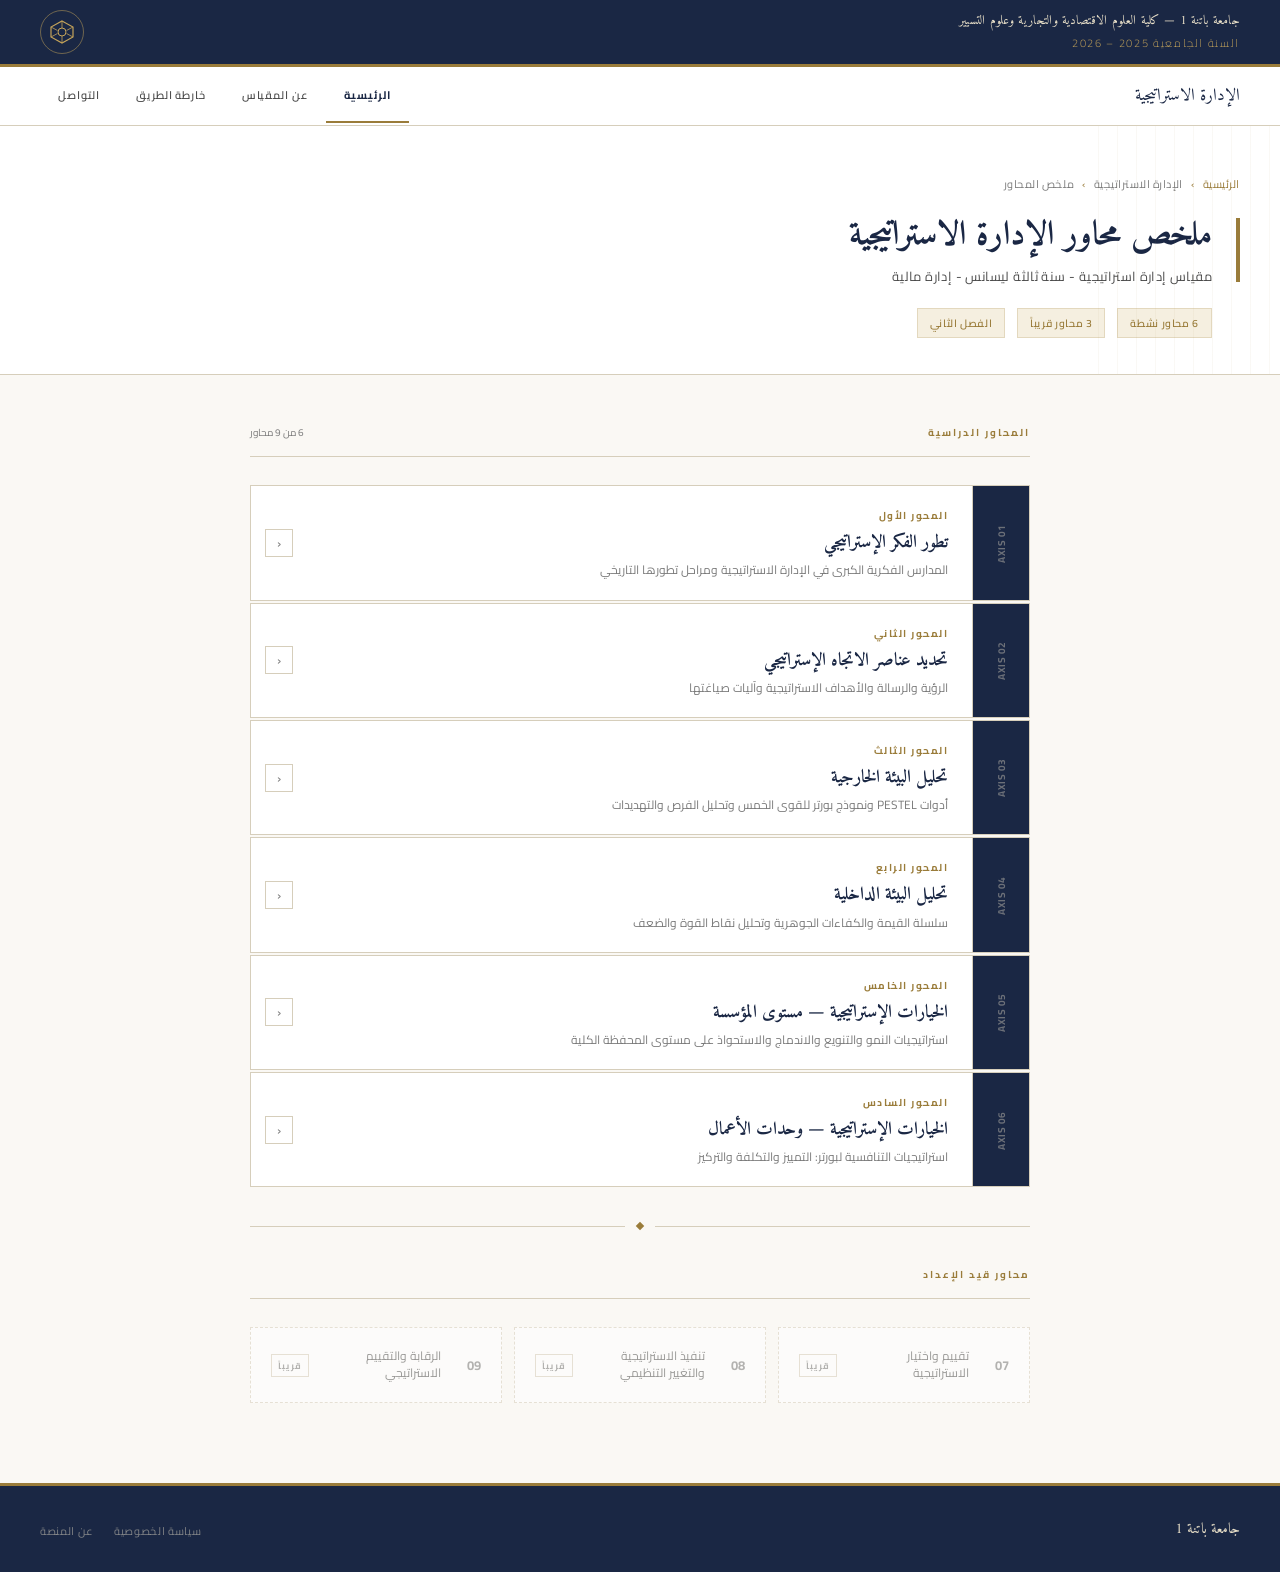
<file: index.html>
<!DOCTYPE html>
<html lang="ar" dir="rtl">
<head>
<meta charset="UTF-8">
<meta name="viewport" content="width=device-width, initial-scale=1.0">
<title>إدارة استراتيجية — جامعة باتنة 1</title>
<link href="https://fonts.googleapis.com/css2?family=Amiri:wght@400;700&family=Cairo:wght@300;400;600;700&display=swap" rel="stylesheet">
<style>
  *, *::before, *::after { box-sizing: border-box; margin: 0; padding: 0; }

  :root {
    --navy: #1a2744;
    --navy-mid: #243259;
    --gold: #9a7c3a;
    --gold-light: #c4a35a;
    --gold-pale: #f5efe0;
    --cream: #faf8f4;
    --ink: #1c1c1c;
    --ink-mid: #4a4a4a;
    --ink-light: #7a7a7a;
    --rule: #d6cebb;
    --white: #ffffff;
  }

  body {
    font-family: 'Cairo', sans-serif;
    background: var(--cream);
    color: var(--ink);
    min-height: 100vh;
    direction: rtl;
  }

  /* ===== INSTITUTION BAR ===== */
  .institution-bar {
    background: var(--navy);
    padding: 10px 40px;
    display: flex;
    align-items: center;
    justify-content: space-between;
    border-bottom: 3px solid var(--gold);
  }
  .inst-name {
    font-family: 'Amiri', serif;
    color: #e8dfc8;
    font-size: 13px;
    letter-spacing: 0.02em;
    line-height: 1.5;
  }
  .inst-year {
    font-family: 'Cairo', sans-serif;
    color: var(--gold-light);
    font-size: 11px;
    font-weight: 300;
    letter-spacing: 0.15em;
    margin-top: 2px;
  }
  .emblem {
    width: 44px;
    height: 44px;
    border: 1.5px solid rgba(196,163,90,0.5);
    border-radius: 50%;
    display: flex;
    align-items: center;
    justify-content: center;
    flex-shrink: 0;
  }

  /* ===== NAV ===== */
  nav {
    background: var(--white);
    border-bottom: 1px solid var(--rule);
    padding: 0 40px;
    display: flex;
    align-items: center;
    justify-content: space-between;
    position: sticky;
    top: 0;
    z-index: 50;
  }
  .nav-brand {
    font-family: 'Amiri', serif;
    font-size: 17px;
    color: var(--navy);
    text-decoration: none;
    padding: 14px 0;
    display: inline-block;
  }
  .nav-links {
    display: flex;
    gap: 0;
    list-style: none;
  }
  .nav-links a {
    display: block;
    padding: 16px 18px;
    font-size: 11px;
    font-weight: 600;
    color: var(--ink-mid);
    text-decoration: none;
    letter-spacing: 0.08em;
    border-bottom: 2px solid transparent;
    transition: color 0.2s, border-color 0.2s;
  }
  .nav-links a:hover { color: var(--navy); border-bottom-color: var(--gold); }
  .nav-links a.active { color: var(--navy); border-bottom-color: var(--gold); font-weight: 700; }

  /* ===== PAGE HEADER ===== */
  .page-header {
    background: var(--white);
    border-bottom: 1px solid var(--rule);
    padding: 48px 40px 36px;
    position: relative;
    overflow: hidden;
  }
  .page-header::before {
    content: '';
    position: absolute;
    top: 0; right: 0;
    width: 200px; height: 100%;
    background: repeating-linear-gradient(
      90deg,
      transparent,
      transparent 18px,
      rgba(154,124,58,0.05) 18px,
      rgba(154,124,58,0.05) 19px
    );
    pointer-events: none;
  }

  .breadcrumb {
    display: flex;
    align-items: center;
    gap: 8px;
    font-size: 11px;
    color: var(--ink-light);
    margin-bottom: 20px;
    letter-spacing: 0.05em;
  }
  .breadcrumb span { color: var(--gold); }

  .page-title-block {
    display: flex;
    align-items: flex-start;
    gap: 24px;
  }
  .title-rule {
    width: 4px;
    height: 64px;
    background: var(--gold);
    flex-shrink: 0;
    margin-top: 4px;
  }
  .page-title {
    font-family: 'Amiri', serif;
    font-size: 34px;
    font-weight: 700;
    color: var(--navy);
    line-height: 1.3;
    margin-bottom: 6px;
  }
  .page-subtitle {
    font-size: 13px;
    color: var(--ink-mid);
    font-weight: 400;
    letter-spacing: 0.03em;
  }
  .meta-tags {
    display: flex;
    gap: 12px;
    margin-top: 20px;
    flex-wrap: wrap;
  }
  .meta-tag {
    display: inline-flex;
    align-items: center;
    gap: 6px;
    padding: 4px 12px;
    background: var(--gold-pale);
    border: 1px solid rgba(154,124,58,0.2);
    font-size: 10.5px;
    font-weight: 600;
    color: var(--gold);
    letter-spacing: 0.06em;
  }

  /* ===== CONTENT AREA ===== */
  .content-area {
    max-width: 860px;
    margin: 0 auto;
    padding: 48px 40px 80px;
  }

  .section-header {
    display: flex;
    align-items: center;
    gap: 16px;
    margin-bottom: 28px;
    padding-bottom: 14px;
    border-bottom: 1px solid var(--rule);
  }
  .section-label {
    font-size: 10px;
    font-weight: 700;
    letter-spacing: 0.2em;
    color: var(--gold);
    text-transform: uppercase;
  }
  .section-count {
    font-size: 10px;
    color: var(--ink-light);
    margin-right: auto;
    margin-left: 0;
  }

  /* ===== LESSON CARDS ===== */
  .lessons-list {
    display: flex;
    flex-direction: column;
    gap: 2px;
  }

  .lesson-item {
    display: flex;
    align-items: stretch;
    background: var(--white);
    border: 1px solid var(--rule);
    text-decoration: none;
    color: inherit;
    cursor: pointer;
    transition: border-color 0.2s, box-shadow 0.2s;
    position: relative;
  }
  .lesson-item:hover {
    border-color: var(--gold);
    box-shadow: 2px 2px 0 rgba(154,124,58,0.12);
    z-index: 2;
  }
  .lesson-item:hover .lesson-number-col { background: var(--navy-mid); }
  .lesson-item:hover .lesson-number { color: var(--gold-light); }

  .lesson-number-col {
    background: var(--navy);
    width: 56px;
    flex-shrink: 0;
    display: flex;
    align-items: center;
    justify-content: center;
    transition: background 0.2s;
  }
  .lesson-number {
    font-family: 'Cairo', sans-serif;
    font-size: 10px;
    font-weight: 700;
    color: rgba(232,223,200,0.4);
    letter-spacing: 0.05em;
    transition: color 0.2s;
    writing-mode: vertical-rl;
    text-orientation: mixed;
    transform: rotate(180deg);
  }

  .lesson-body {
    flex: 1;
    padding: 20px 24px;
    display: flex;
    flex-direction: column;
    justify-content: center;
    border-right: 1px solid var(--rule);
  }
  .lesson-num-small {
    font-size: 10px;
    font-weight: 700;
    color: var(--gold);
    letter-spacing: 0.15em;
    margin-bottom: 5px;
  }
  .lesson-title {
    font-family: 'Amiri', serif;
    font-size: 18px;
    color: var(--navy);
    line-height: 1.4;
  }
  .lesson-desc {
    font-size: 12px;
    color: var(--ink-light);
    margin-top: 5px;
    line-height: 1.6;
  }

  .lesson-action {
    flex-shrink: 0;
    width: 56px;
    display: flex;
    align-items: center;
    justify-content: center;
  }
  .arrow-icon {
    width: 28px;
    height: 28px;
    border: 1px solid var(--rule);
    display: flex;
    align-items: center;
    justify-content: center;
    color: var(--ink-light);
    font-size: 14px;
    transition: all 0.2s;
  }
  .lesson-item:hover .arrow-icon {
    background: var(--gold);
    border-color: var(--gold);
    color: var(--white);
  }

  /* ===== ORNAMENT DIVIDER ===== */
  .ornament-divider {
    display: flex;
    align-items: center;
    gap: 12px;
    margin: 36px 0;
  }
  .ornament-divider::before,
  .ornament-divider::after {
    content: '';
    flex: 1;
    height: 1px;
    background: var(--rule);
  }
  .ornament-center {
    width: 6px;
    height: 6px;
    background: var(--gold);
    transform: rotate(45deg);
  }

  /* ===== COMING SOON ===== */
  .coming-soon-grid {
    display: grid;
    grid-template-columns: repeat(3, 1fr);
    gap: 12px;
  }
  .coming-soon-item {
    background: var(--white);
    border: 1px dashed var(--rule);
    padding: 20px;
    display: flex;
    align-items: center;
    gap: 12px;
    opacity: 0.55;
  }
  .cs-num {
    font-family: 'Cairo', sans-serif;
    font-size: 13px;
    font-weight: 700;
    color: var(--ink-light);
    flex-shrink: 0;
    width: 28px;
  }
  .cs-title {
    font-size: 12px;
    color: var(--ink-mid);
    line-height: 1.4;
  }
  .cs-badge {
    margin-right: auto;
    margin-left: 0;
    font-size: 9px;
    font-weight: 700;
    letter-spacing: 0.12em;
    color: var(--ink-light);
    border: 1px solid var(--rule);
    padding: 2px 6px;
    flex-shrink: 0;
  }

  /* ===== FOOTER ===== */
  footer {
    background: var(--navy);
    border-top: 3px solid var(--gold);
    padding: 28px 40px;
    display: flex;
    align-items: center;
    justify-content: space-between;
  }
  .footer-brand {
    font-family: 'Amiri', serif;
    color: #e8dfc8;
    font-size: 15px;
  }
  .footer-links {
    display: flex;
    gap: 20px;
    list-style: none;
  }
  .footer-links a {
    font-size: 11px;
    color: rgba(232,223,200,0.5);
    text-decoration: none;
    letter-spacing: 0.06em;
    transition: color 0.2s;
  }
  .footer-links a:hover { color: var(--gold-light); }

  /* ===== RESPONSIVE ===== */
  @media (max-width: 640px) {
    .institution-bar, nav, .page-header, .content-area, footer {
      padding-left: 20px;
      padding-right: 20px;
    }
    .coming-soon-grid { grid-template-columns: 1fr; }
    .page-title { font-size: 26px; }
    .nav-links { display: none; }
  }
</style>
</head>
<body>

<!-- Institution Bar -->
<div class="institution-bar">
  <div>
    <div class="inst-name">جامعة باتنة 1 — كلية العلوم الاقتصادية والتجارية وعلوم التسيير</div>
    <div class="inst-year">السنة الجامعية 2025 – 2026</div>
  </div>
  <div class="emblem">
    <svg width="26" height="26" viewBox="0 0 26 26" fill="none" xmlns="http://www.w3.org/2000/svg">
      <polygon points="13,2 24,8 24,18 13,24 2,18 2,8" stroke="#c4a35a" stroke-width="1.2" fill="none"/>
      <circle cx="13" cy="13" r="4" stroke="#c4a35a" stroke-width="1" fill="none"/>
      <line x1="13" y1="2" x2="13" y2="9" stroke="#c4a35a" stroke-width="0.8"/>
      <line x1="13" y1="17" x2="13" y2="24" stroke="#c4a35a" stroke-width="0.8"/>
      <line x1="2" y1="8" x2="8.5" y2="11.5" stroke="#c4a35a" stroke-width="0.8"/>
      <line x1="17.5" y1="14.5" x2="24" y2="18" stroke="#c4a35a" stroke-width="0.8"/>
      <line x1="24" y1="8" x2="17.5" y2="11.5" stroke="#c4a35a" stroke-width="0.8"/>
      <line x1="8.5" y1="14.5" x2="2" y2="18" stroke="#c4a35a" stroke-width="0.8"/>
    </svg>
  </div>
</div>

<!-- Navigation -->
<nav>
  <a href="index.html" class="nav-brand">الإدارة الاستراتيجية</a>
  <ul class="nav-links">
    <li><a href="index.html" class="active">الرئيسية</a></li>
    <li><a href="pages/about.html">عن المقياس</a></li>
    <li><a href="pages/roadmap.html">خارطة الطريق</a></li>
    <li><a href="pages/contact.html">التواصل</a></li>
  </ul>
</nav>

<!-- Page Header -->
<div class="page-header">
  <div class="breadcrumb">
    <span>الرئيسية</span>
    <span>›</span>
    الإدارة الاستراتيجية
    <span>›</span>
    ملخص المحاور
  </div>
  <div class="page-title-block">
    <div class="title-rule"></div>
    <div>
      <h1 class="page-title">ملخص محاور الإدارة الاستراتيجية</h1>
      <p class="page-subtitle">مقياس إدارة استراتيجية - سنة ثالثة ليسانس - إدارة مالية</p>
      <div class="meta-tags">
        <span class="meta-tag">6 محاور نشطة</span>
        <span class="meta-tag">3 محاور قريباً</span>
        <span class="meta-tag">الفصل الثاني</span>
      </div>
    </div>
  </div>
</div>

<!-- Main Content -->
<div class="content-area">

  <div class="section-header">
    <span class="section-label">المحاور الدراسية</span>
    <span class="section-count">6 من 9 محاور</span>
  </div>

  <div class="lessons-list">

    <!-- المحور 01 -->
    <a href="subjects/strategic-management/lessons/lesson-1.html" class="lesson-item">
      <div class="lesson-number-col">
        <span class="lesson-number">AXIS 01</span>
      </div>
      <div class="lesson-body">
        <div class="lesson-num-small">المحور الأول</div>
        <h3 class="lesson-title">تطور الفكر الإستراتيجي</h3>
        <p class="lesson-desc">المدارس الفكرية الكبرى في الإدارة الاستراتيجية ومراحل تطورها التاريخي</p>
      </div>
      <div class="lesson-action">
        <div class="arrow-icon">‹</div>
      </div>
    </a>

    <!-- المحور 02 -->
    <a href="subjects/strategic-management/lessons/lesson-2.html" class="lesson-item">
      <div class="lesson-number-col">
        <span class="lesson-number">AXIS 02</span>
      </div>
      <div class="lesson-body">
        <div class="lesson-num-small">المحور الثاني</div>
        <h3 class="lesson-title">تحديد عناصر الاتجاه الإستراتيجي</h3>
        <p class="lesson-desc">الرؤية والرسالة والأهداف الاستراتيجية وآليات صياغتها</p>
      </div>
      <div class="lesson-action">
        <div class="arrow-icon">‹</div>
      </div>
    </a>

    <!-- المحور 03 -->
    <a href="subjects/strategic-management/lessons/lesson-3.html" class="lesson-item">
      <div class="lesson-number-col">
        <span class="lesson-number">AXIS 03</span>
      </div>
      <div class="lesson-body">
        <div class="lesson-num-small">المحور الثالث</div>
        <h3 class="lesson-title">تحليل البيئة الخارجية</h3>
        <p class="lesson-desc">أدوات PESTEL ونموذج بورتر للقوى الخمس وتحليل الفرص والتهديدات</p>
      </div>
      <div class="lesson-action">
        <div class="arrow-icon">‹</div>
      </div>
    </a>

    <!-- المحور 04 -->
    <a href="subjects/strategic-management/lessons/lesson-4.html" class="lesson-item">
      <div class="lesson-number-col">
        <span class="lesson-number">AXIS 04</span>
      </div>
      <div class="lesson-body">
        <div class="lesson-num-small">المحور الرابع</div>
        <h3 class="lesson-title">تحليل البيئة الداخلية</h3>
        <p class="lesson-desc">سلسلة القيمة والكفاءات الجوهرية وتحليل نقاط القوة والضعف</p>
      </div>
      <div class="lesson-action">
        <div class="arrow-icon">‹</div>
      </div>
    </a>

    <!-- المحور 05 -->
    <a href="subjects/strategic-management/lessons/lesson-5.html" class="lesson-item">
      <div class="lesson-number-col">
        <span class="lesson-number">AXIS 05</span>
      </div>
      <div class="lesson-body">
        <div class="lesson-num-small">المحور الخامس</div>
        <h3 class="lesson-title">الخيارات الإستراتيجية — مستوى المؤسسة</h3>
        <p class="lesson-desc">استراتيجيات النمو والتنويع والاندماج والاستحواذ على مستوى المحفظة الكلية</p>
      </div>
      <div class="lesson-action">
        <div class="arrow-icon">‹</div>
      </div>
    </a>

    <!-- المحور 06 -->
    <a href="subjects/strategic-management/lessons/lesson-6.html" class="lesson-item">
      <div class="lesson-number-col">
        <span class="lesson-number">AXIS 06</span>
      </div>
      <div class="lesson-body">
        <div class="lesson-num-small">المحور السادس</div>
        <h3 class="lesson-title">الخيارات الإستراتيجية — وحدات الأعمال</h3>
        <p class="lesson-desc">استراتيجيات التنافسية لبورتر: التمييز والتكلفة والتركيز</p>
      </div>
      <div class="lesson-action">
        <div class="arrow-icon">‹</div>
      </div>
    </a>

  </div>

  <!-- Divider -->
  <div class="ornament-divider">
    <div class="ornament-center"></div>
  </div>

  <!-- Coming Soon -->
  <div class="section-header">
    <span class="section-label">محاور قيد الإعداد</span>
  </div>

  <div class="coming-soon-grid">
    <div class="coming-soon-item">
      <span class="cs-num">07</span>
      <span class="cs-title">تقييم واختيار الاستراتيجية</span>
      <span class="cs-badge">قريباً</span>
    </div>
    <div class="coming-soon-item">
      <span class="cs-num">08</span>
      <span class="cs-title">تنفيذ الاستراتيجية والتغيير التنظيمي</span>
      <span class="cs-badge">قريباً</span>
    </div>
    <div class="coming-soon-item">
      <span class="cs-num">09</span>
      <span class="cs-title">الرقابة والتقييم الاستراتيجي</span>
      <span class="cs-badge">قريباً</span>
    </div>
  </div>

</div>

<!-- Footer -->
<footer>
  <span class="footer-brand">جامعة باتنة 1</span>
  <ul class="footer-links">
    <li><a href="#">سياسة الخصوصية</a></li>
    <li><a href="pages/about.html">عن المنصة</a></li>
  </ul>
</footer>

</body>
</html>
</file>
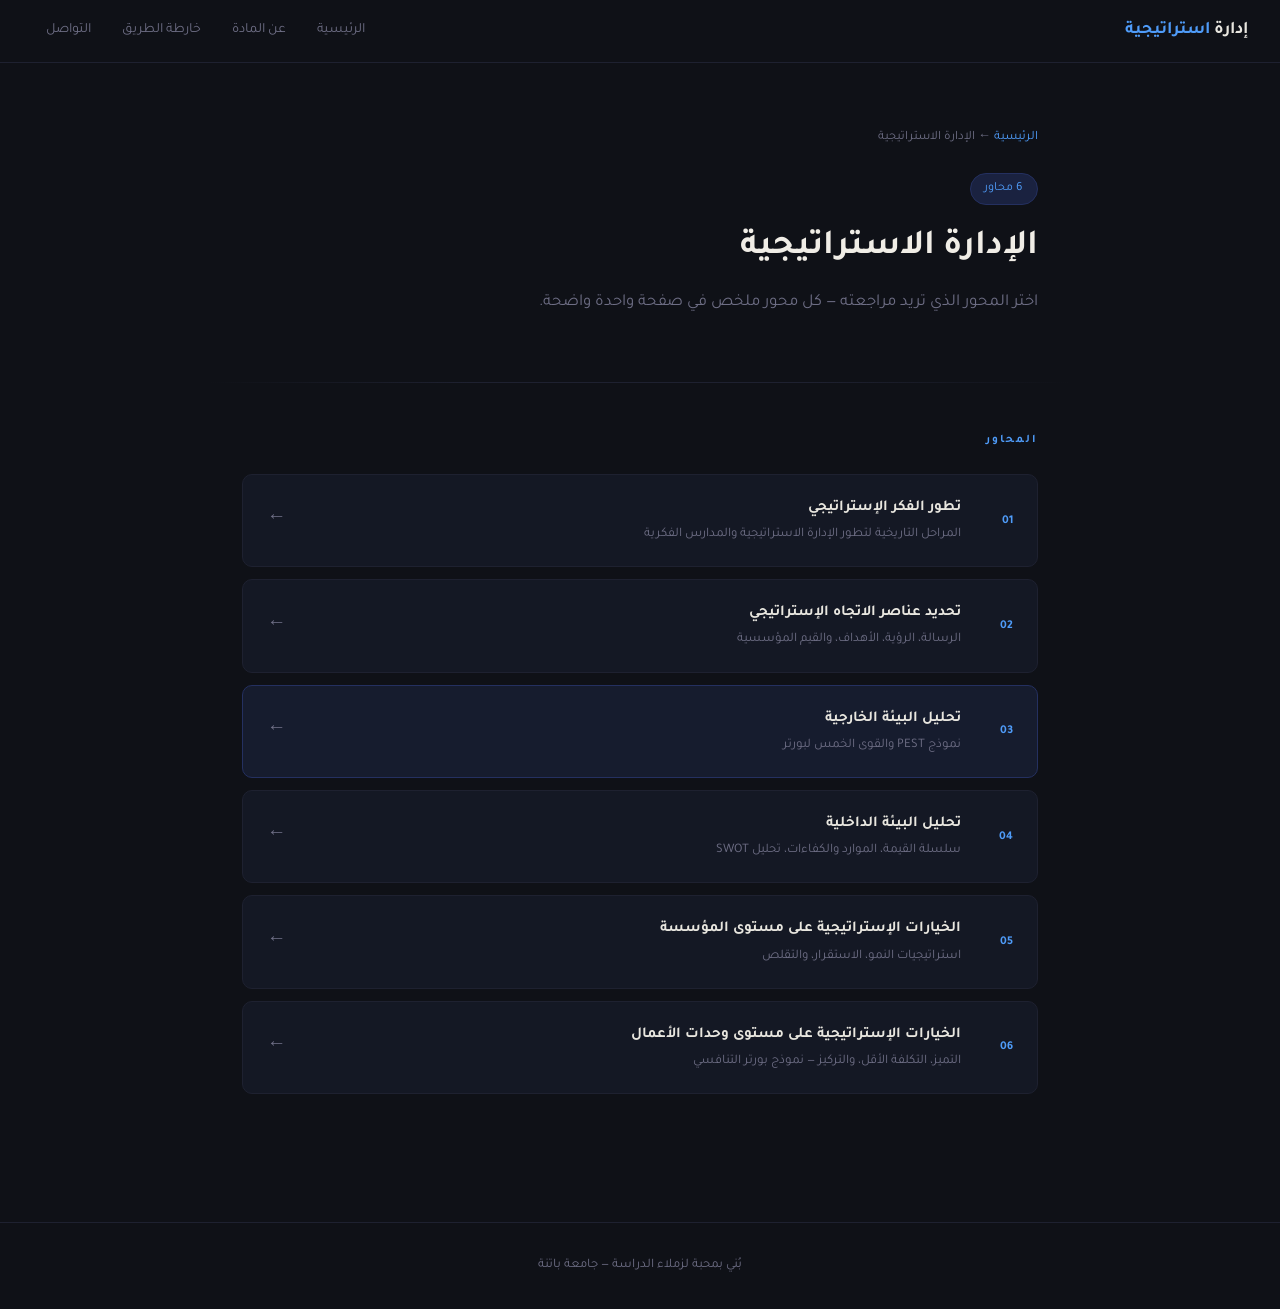
<file: subjects/strategic-management/summaries/index.html>
<!DOCTYPE html>
<html lang="ar" dir="rtl">
<head>
  <meta charset="UTF-8">
  <meta name="viewport" content="width=device-width, initial-scale=1.0">
  <title>الإدارة الاستراتيجية — قائمة المحاور</title>
  <link rel="stylesheet" href="../../../assets/css/style.css">
</head>
<body>

<nav>
  <a href="../../../index.html" class="nav-logo">إدارة <span>استراتيجية</span></a>
  <ul class="nav-links">
    <li><a href="../../../index.html">الرئيسية</a></li>
    <li><a href="../../../pages/about.html">عن المادة</a></li>
    <li><a href="../../../pages/roadmap.html">خارطة الطريق</a></li>
    <li><a href="../../../pages/contact.html">التواصل</a></li>
  </ul>
</nav>

<div class="hero">
  <div class="breadcrumb"><a href="../../../index.html">الرئيسية</a> ← الإدارة الاستراتيجية</div>
  <div class="badge">6 محاور</div>
  <h1>الإدارة الاستراتيجية</h1>
  <p>اختر المحور الذي تريد مراجعته — كل محور ملخص في صفحة واحدة واضحة.</p>
</div>
<div class="divider"></div>

<div class="content">
  <div class="section-label">المحاور</div>
  <div class="lessons-list">
    <a href="../lessons/lesson-1.html" class="lesson-item">
      <div class="lesson-num">01</div>
      <div class="lesson-info">
        <h4>تطور الفكر الإستراتيجي</h4>
        <p>المراحل التاريخية لتطور الإدارة الاستراتيجية والمدارس الفكرية</p>
      </div>
      <div class="lesson-arrow">←</div>
    </a>
    <a href="../lessons/lesson-2.html" class="lesson-item">
      <div class="lesson-num">02</div>
      <div class="lesson-info">
        <h4>تحديد عناصر الاتجاه الإستراتيجي</h4>
        <p>الرسالة، الرؤية، الأهداف، والقيم المؤسسية</p>
      </div>
      <div class="lesson-arrow">←</div>
    </a>
    <a href="../lessons/lesson-3.html" class="lesson-item active">
      <div class="lesson-num">03</div>
      <div class="lesson-info">
        <h4>تحليل البيئة الخارجية</h4>
        <p>نموذج PEST والقوى الخمس لبورتر</p>
      </div>
      <div class="lesson-arrow">←</div>
    </a>
    <a href="../lessons/lesson-4.html" class="lesson-item">
      <div class="lesson-num">04</div>
      <div class="lesson-info">
        <h4>تحليل البيئة الداخلية</h4>
        <p>سلسلة القيمة، الموارد والكفاءات، تحليل SWOT</p>
      </div>
      <div class="lesson-arrow">←</div>
    </a>
    <a href="../lessons/lesson-5.html" class="lesson-item">
      <div class="lesson-num">05</div>
      <div class="lesson-info">
        <h4>الخيارات الإستراتيجية على مستوى المؤسسة</h4>
        <p>استراتيجيات النمو، الاستقرار، والتقلص</p>
      </div>
      <div class="lesson-arrow">←</div>
    </a>
    <a href="../lessons/lesson-6.html" class="lesson-item">
      <div class="lesson-num">06</div>
      <div class="lesson-info">
        <h4>الخيارات الإستراتيجية على مستوى وحدات الأعمال</h4>
        <p>التميز، التكلفة الأقل، والتركيز — نموذج بورتر التنافسي</p>
      </div>
      <div class="lesson-arrow">←</div>
    </a>
  </div>
</div>

<footer>
  <p>بُني بمحبة لزملاء الدراسة — جامعة باتنة</p>
</footer>

<script src="../../../assets/js/script.js"></script>
</body>
</html>
</file>
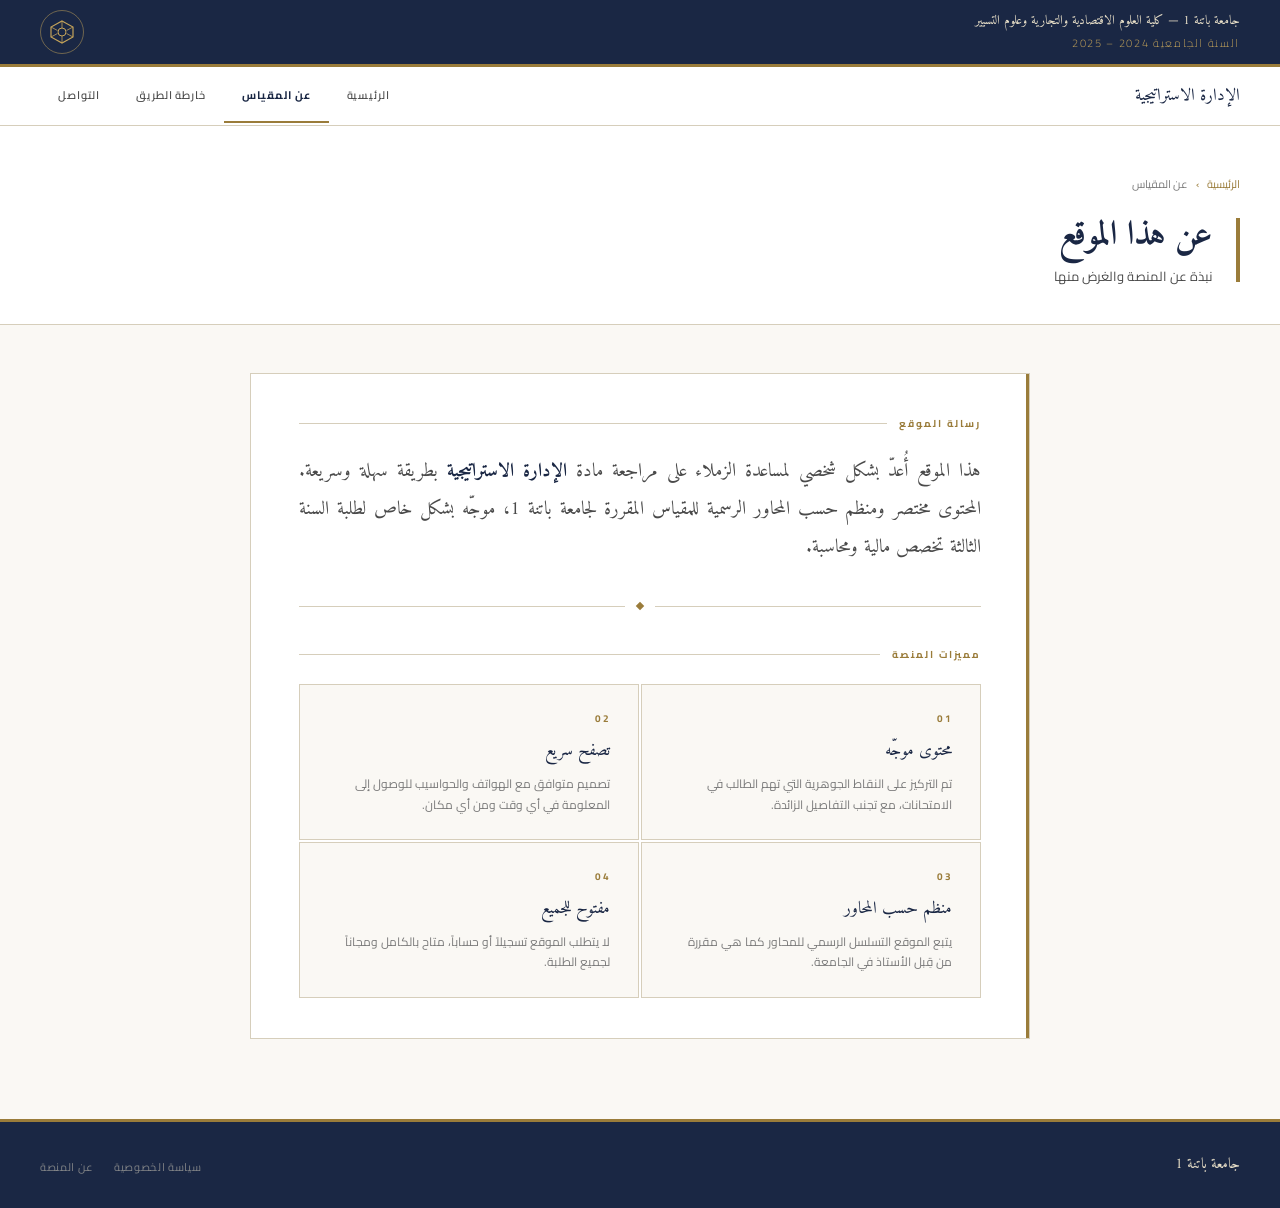
<file: pages/about.html>
<!DOCTYPE html>
<html lang="ar" dir="rtl">
<head>
<meta charset="UTF-8">
<meta name="viewport" content="width=device-width, initial-scale=1.0">
<title>عن المقياس — الإدارة الاستراتيجية</title>
<link href="https://fonts.googleapis.com/css2?family=Amiri:wght@400;700&family=Cairo:wght@300;400;600;700&display=swap" rel="stylesheet">
<style>
  *, *::before, *::after { box-sizing: border-box; margin: 0; padding: 0; }
  :root {
    --navy: #1a2744;
    --navy-mid: #243259;
    --gold: #9a7c3a;
    --gold-light: #c4a35a;
    --gold-pale: #f5efe0;
    --cream: #faf8f4;
    --ink: #1c1c1c;
    --ink-mid: #4a4a4a;
    --ink-light: #7a7a7a;
    --rule: #d6cebb;
    --white: #ffffff;
  }
  body { font-family: 'Cairo', sans-serif; background: var(--cream); color: var(--ink); direction: rtl; }

  .institution-bar { background: var(--navy); padding: 10px 40px; display: flex; align-items: center; justify-content: space-between; border-bottom: 3px solid var(--gold); }
  .inst-name { font-family: 'Amiri', serif; color: #e8dfc8; font-size: 13px; line-height: 1.5; }
  .inst-year { color: var(--gold-light); font-size: 11px; font-weight: 300; letter-spacing: 0.15em; margin-top: 2px; }
  .emblem { width: 44px; height: 44px; border: 1.5px solid rgba(196,163,90,0.5); border-radius: 50%; display: flex; align-items: center; justify-content: center; flex-shrink: 0; }

  nav { background: var(--white); border-bottom: 1px solid var(--rule); padding: 0 40px; display: flex; align-items: center; justify-content: space-between; position: sticky; top: 0; z-index: 50; }
  .nav-brand { font-family: 'Amiri', serif; font-size: 17px; color: var(--navy); text-decoration: none; padding: 14px 0; display: inline-block; }
  .nav-links { display: flex; list-style: none; }
  .nav-links a { display: block; padding: 16px 18px; font-size: 11px; font-weight: 600; color: var(--ink-mid); text-decoration: none; letter-spacing: 0.08em; border-bottom: 2px solid transparent; transition: color 0.2s, border-color 0.2s; }
  .nav-links a:hover { color: var(--navy); border-bottom-color: var(--gold); }
  .nav-links a.active { color: var(--navy); border-bottom-color: var(--gold); font-weight: 700; }

  .page-header { background: var(--white); border-bottom: 1px solid var(--rule); padding: 48px 40px 36px; }
  .breadcrumb { display: flex; align-items: center; gap: 8px; font-size: 11px; color: var(--ink-light); margin-bottom: 20px; }
  .breadcrumb span { color: var(--gold); }
  .page-title-block { display: flex; align-items: flex-start; gap: 24px; }
  .title-rule { width: 4px; height: 64px; background: var(--gold); flex-shrink: 0; margin-top: 4px; }
  .page-title { font-family: 'Amiri', serif; font-size: 34px; font-weight: 700; color: var(--navy); line-height: 1.3; margin-bottom: 6px; }
  .page-subtitle { font-size: 13px; color: var(--ink-mid); }

  .content-area { max-width: 860px; margin: 0 auto; padding: 48px 40px 80px; }

  .about-card { background: var(--white); border: 1px solid var(--rule); padding: 40px 48px; position: relative; overflow: hidden; }
  .about-card::before { content: ''; position: absolute; top: 0; right: 0; width: 3px; height: 100%; background: var(--gold); }

  .section-label { font-size: 10px; font-weight: 700; letter-spacing: 0.2em; color: var(--gold); text-transform: uppercase; display: flex; align-items: center; gap: 12px; margin-bottom: 20px; }
  .section-label::after { content: ''; flex: 1; height: 1px; background: var(--rule); }

  .about-text { font-family: 'Amiri', serif; font-size: 19px; color: var(--ink-mid); line-height: 2; text-align: justify; }
  .about-text strong { color: var(--navy); font-weight: 700; }

  .ornament-divider { display: flex; align-items: center; gap: 12px; margin: 36px 0; }
  .ornament-divider::before, .ornament-divider::after { content: ''; flex: 1; height: 1px; background: var(--rule); }
  .ornament-center { width: 6px; height: 6px; background: var(--gold); transform: rotate(45deg); }

  .features-grid { display: grid; grid-template-columns: 1fr 1fr; gap: 2px; margin-top: 4px; }
  .feature-item { background: var(--cream); border: 1px solid var(--rule); padding: 24px 28px; }
  .feature-num { font-size: 10px; font-weight: 700; color: var(--gold); letter-spacing: 0.15em; margin-bottom: 8px; }
  .feature-title { font-family: 'Amiri', serif; font-size: 17px; color: var(--navy); margin-bottom: 8px; }
  .feature-text { font-size: 12px; color: var(--ink-light); line-height: 1.7; }

  footer { background: var(--navy); border-top: 3px solid var(--gold); padding: 28px 40px; display: flex; align-items: center; justify-content: space-between; }
  .footer-brand { font-family: 'Amiri', serif; color: #e8dfc8; font-size: 15px; }
  .footer-links { display: flex; gap: 20px; list-style: none; }
  .footer-links a { font-size: 11px; color: rgba(232,223,200,0.5); text-decoration: none; letter-spacing: 0.06em; transition: color 0.2s; }
  .footer-links a:hover { color: var(--gold-light); }

  @media (max-width: 640px) {
    .institution-bar, nav, .page-header, .content-area, footer { padding-left: 20px; padding-right: 20px; }
    .features-grid { grid-template-columns: 1fr; }
    .page-title { font-size: 26px; }
    .nav-links { display: none; }
    .about-card { padding: 24px; }
  }
</style>
</head>
<body>

<div class="institution-bar">
  <div>
    <div class="inst-name">جامعة باتنة 1 — كلية العلوم الاقتصادية والتجارية وعلوم التسيير</div>
    <div class="inst-year">السنة الجامعية 2024 – 2025</div>
  </div>
  <div class="emblem">
    <svg width="26" height="26" viewBox="0 0 26 26" fill="none">
      <polygon points="13,2 24,8 24,18 13,24 2,18 2,8" stroke="#c4a35a" stroke-width="1.2" fill="none"/>
      <circle cx="13" cy="13" r="4" stroke="#c4a35a" stroke-width="1" fill="none"/>
      <line x1="13" y1="2" x2="13" y2="9" stroke="#c4a35a" stroke-width="0.8"/>
      <line x1="13" y1="17" x2="13" y2="24" stroke="#c4a35a" stroke-width="0.8"/>
      <line x1="2" y1="8" x2="8.5" y2="11.5" stroke="#c4a35a" stroke-width="0.8"/>
      <line x1="17.5" y1="14.5" x2="24" y2="18" stroke="#c4a35a" stroke-width="0.8"/>
      <line x1="24" y1="8" x2="17.5" y2="11.5" stroke="#c4a35a" stroke-width="0.8"/>
      <line x1="8.5" y1="14.5" x2="2" y2="18" stroke="#c4a35a" stroke-width="0.8"/>
    </svg>
  </div>
</div>

<nav>
  <a href="../index.html" class="nav-brand">الإدارة الاستراتيجية</a>
  <ul class="nav-links">
    <li><a href="../index.html">الرئيسية</a></li>
    <li><a href="about.html" class="active">عن المقياس</a></li>
    <li><a href="roadmap.html">خارطة الطريق</a></li>
    <li><a href="contact.html">التواصل</a></li>
  </ul>
</nav>

<div class="page-header">
  <div class="breadcrumb">
    <span>الرئيسية</span>
    <span>›</span>
    عن المقياس
  </div>
  <div class="page-title-block">
    <div class="title-rule"></div>
    <div>
      <h1 class="page-title">عن هذا الموقع</h1>
      <p class="page-subtitle">نبذة عن المنصة والغرض منها</p>
    </div>
  </div>
</div>

<div class="content-area">

  <div class="about-card">
    <div class="section-label">رسالة الموقع</div>
    <p class="about-text">
      هذا الموقع أُعدّ بشكل شخصي لمساعدة الزملاء على مراجعة مادة
      <strong>الإدارة الاستراتيجية</strong>
      بطريقة سهلة وسريعة. المحتوى مختصر ومنظم حسب المحاور الرسمية للمقياس المقررة لجامعة باتنة 1، موجّه بشكل خاص لطلبة السنة الثالثة تخصص مالية ومحاسبة.
    </p>

    <div class="ornament-divider"><div class="ornament-center"></div></div>

    <div class="section-label">مميزات المنصة</div>
    <div class="features-grid">
      <div class="feature-item">
        <div class="feature-num">01</div>
        <div class="feature-title">محتوى موجّه</div>
        <p class="feature-text">تم التركيز على النقاط الجوهرية التي تهم الطالب في الامتحانات، مع تجنب التفاصيل الزائدة.</p>
      </div>
      <div class="feature-item">
        <div class="feature-num">02</div>
        <div class="feature-title">تصفح سريع</div>
        <p class="feature-text">تصميم متوافق مع الهواتف والحواسيب للوصول إلى المعلومة في أي وقت ومن أي مكان.</p>
      </div>
      <div class="feature-item">
        <div class="feature-num">03</div>
        <div class="feature-title">منظم حسب المحاور</div>
        <p class="feature-text">يتبع الموقع التسلسل الرسمي للمحاور كما هي مقررة من قِبل الأستاذ في الجامعة.</p>
      </div>
      <div class="feature-item">
        <div class="feature-num">04</div>
        <div class="feature-title">مفتوح للجميع</div>
        <p class="feature-text">لا يتطلب الموقع تسجيلاً أو حساباً، متاح بالكامل ومجاناً لجميع الطلبة.</p>
      </div>
    </div>
  </div>

</div>

<footer>
  <span class="footer-brand">جامعة باتنة 1</span>
  <ul class="footer-links">
    <li><a href="#">سياسة الخصوصية</a></li>
    <li><a href="about.html">عن المنصة</a></li>
  </ul>
</footer>

</body>
</html>
</file>
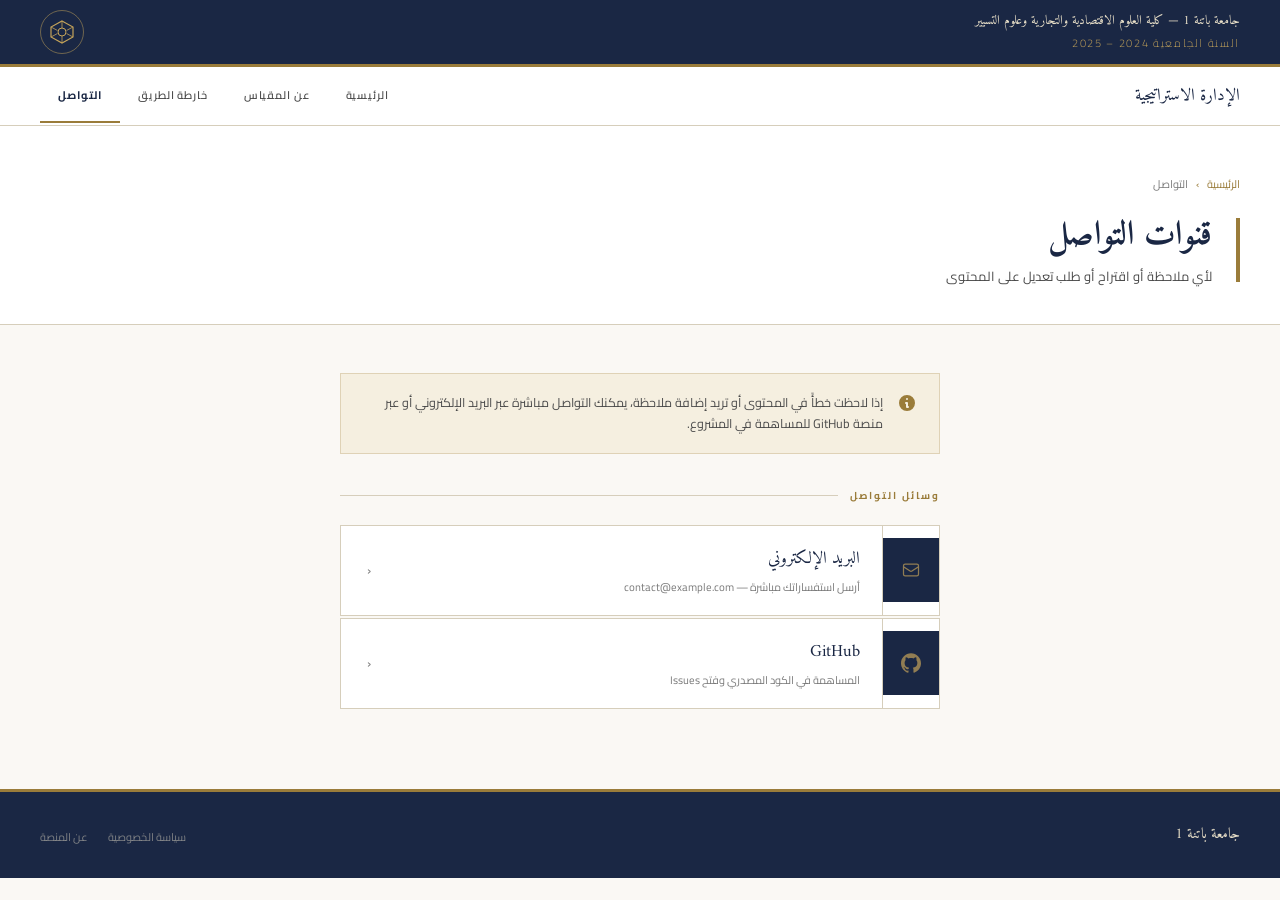
<file: pages/contact.html>
<!DOCTYPE html>
<html lang="ar" dir="rtl">
<head>
<meta charset="UTF-8">
<meta name="viewport" content="width=device-width, initial-scale=1.0">
<title>التواصل — الإدارة الاستراتيجية</title>
<link href="https://fonts.googleapis.com/css2?family=Amiri:wght@400;700&family=Cairo:wght@300;400;600;700&display=swap" rel="stylesheet">
<style>
  *, *::before, *::after { box-sizing: border-box; margin: 0; padding: 0; }
  :root {
    --navy: #1a2744;
    --navy-mid: #243259;
    --gold: #9a7c3a;
    --gold-light: #c4a35a;
    --gold-pale: #f5efe0;
    --cream: #faf8f4;
    --ink: #1c1c1c;
    --ink-mid: #4a4a4a;
    --ink-light: #7a7a7a;
    --rule: #d6cebb;
    --white: #ffffff;
  }
  body { font-family: 'Cairo', sans-serif; background: var(--cream); color: var(--ink); direction: rtl; }

  .institution-bar { background: var(--navy); padding: 10px 40px; display: flex; align-items: center; justify-content: space-between; border-bottom: 3px solid var(--gold); }
  .inst-name { font-family: 'Amiri', serif; color: #e8dfc8; font-size: 13px; line-height: 1.5; }
  .inst-year { color: var(--gold-light); font-size: 11px; font-weight: 300; letter-spacing: 0.15em; margin-top: 2px; }
  .emblem { width: 44px; height: 44px; border: 1.5px solid rgba(196,163,90,0.5); border-radius: 50%; display: flex; align-items: center; justify-content: center; flex-shrink: 0; }

  nav { background: var(--white); border-bottom: 1px solid var(--rule); padding: 0 40px; display: flex; align-items: center; justify-content: space-between; position: sticky; top: 0; z-index: 50; }
  .nav-brand { font-family: 'Amiri', serif; font-size: 17px; color: var(--navy); text-decoration: none; padding: 14px 0; display: inline-block; }
  .nav-links { display: flex; list-style: none; }
  .nav-links a { display: block; padding: 16px 18px; font-size: 11px; font-weight: 600; color: var(--ink-mid); text-decoration: none; letter-spacing: 0.08em; border-bottom: 2px solid transparent; transition: color 0.2s, border-color 0.2s; }
  .nav-links a:hover { color: var(--navy); border-bottom-color: var(--gold); }
  .nav-links a.active { color: var(--navy); border-bottom-color: var(--gold); font-weight: 700; }

  .page-header { background: var(--white); border-bottom: 1px solid var(--rule); padding: 48px 40px 36px; }
  .breadcrumb { display: flex; align-items: center; gap: 8px; font-size: 11px; color: var(--ink-light); margin-bottom: 20px; }
  .breadcrumb span { color: var(--gold); }
  .page-title-block { display: flex; align-items: flex-start; gap: 24px; }
  .title-rule { width: 4px; height: 64px; background: var(--gold); flex-shrink: 0; margin-top: 4px; }
  .page-title { font-family: 'Amiri', serif; font-size: 34px; font-weight: 700; color: var(--navy); line-height: 1.3; margin-bottom: 6px; }
  .page-subtitle { font-size: 13px; color: var(--ink-mid); }

  .content-area { max-width: 680px; margin: 0 auto; padding: 48px 40px 80px; }

  .notice-box { border: 1px solid rgba(154,124,58,0.25); background: var(--gold-pale); padding: 18px 22px; margin-bottom: 32px; display: flex; gap: 14px; align-items: flex-start; }
  .notice-icon { flex-shrink: 0; width: 20px; height: 20px; margin-top: 1px; color: var(--gold); }
  .notice-text { font-size: 12.5px; color: var(--ink-mid); line-height: 1.7; }

  .section-label { font-size: 10px; font-weight: 700; letter-spacing: 0.2em; color: var(--gold); text-transform: uppercase; display: flex; align-items: center; gap: 12px; margin-bottom: 20px; }
  .section-label::after { content: ''; flex: 1; height: 1px; background: var(--rule); }

  .contact-list { display: flex; flex-direction: column; gap: 2px; }
  .contact-item { display: flex; align-items: center; gap: 0; background: var(--white); border: 1px solid var(--rule); text-decoration: none; color: inherit; transition: border-color 0.2s, box-shadow 0.2s; }
  .contact-item:hover { border-color: var(--gold); box-shadow: 2px 2px 0 rgba(154,124,58,0.12); }
  .contact-item:hover .contact-icon-col { background: var(--navy-mid); }

  .contact-icon-col { background: var(--navy); width: 56px; height: 64px; display: flex; align-items: center; justify-content: center; flex-shrink: 0; transition: background 0.2s; }
  .contact-icon-col svg { width: 20px; height: 20px; color: rgba(196,163,90,0.7); }

  .contact-body { flex: 1; padding: 18px 22px; border-right: 1px solid var(--rule); }
  .contact-title { font-family: 'Amiri', serif; font-size: 17px; color: var(--navy); margin-bottom: 3px; }
  .contact-desc { font-size: 11px; color: var(--ink-light); }

  .contact-arrow { width: 56px; display: flex; align-items: center; justify-content: center; color: var(--ink-light); font-size: 14px; }
  .contact-item:hover .contact-arrow { color: var(--gold); }

  footer { background: var(--navy); border-top: 3px solid var(--gold); padding: 28px 40px; display: flex; align-items: center; justify-content: space-between; }
  .footer-brand { font-family: 'Amiri', serif; color: #e8dfc8; font-size: 15px; }
  .footer-links { display: flex; gap: 20px; list-style: none; }
  .footer-links a { font-size: 11px; color: rgba(232,223,200,0.5); text-decoration: none; transition: color 0.2s; }
  .footer-links a:hover { color: var(--gold-light); }

  @media (max-width: 640px) {
    .institution-bar, nav, .page-header, .content-area, footer { padding-left: 20px; padding-right: 20px; }
    .page-title { font-size: 26px; }
    .nav-links { display: none; }
  }
</style>
</head>
<body>

<div class="institution-bar">
  <div>
    <div class="inst-name">جامعة باتنة 1 — كلية العلوم الاقتصادية والتجارية وعلوم التسيير</div>
    <div class="inst-year">السنة الجامعية 2024 – 2025</div>
  </div>
  <div class="emblem">
    <svg width="26" height="26" viewBox="0 0 26 26" fill="none">
      <polygon points="13,2 24,8 24,18 13,24 2,18 2,8" stroke="#c4a35a" stroke-width="1.2" fill="none"/>
      <circle cx="13" cy="13" r="4" stroke="#c4a35a" stroke-width="1" fill="none"/>
      <line x1="13" y1="2" x2="13" y2="9" stroke="#c4a35a" stroke-width="0.8"/>
      <line x1="13" y1="17" x2="13" y2="24" stroke="#c4a35a" stroke-width="0.8"/>
      <line x1="2" y1="8" x2="8.5" y2="11.5" stroke="#c4a35a" stroke-width="0.8"/>
      <line x1="17.5" y1="14.5" x2="24" y2="18" stroke="#c4a35a" stroke-width="0.8"/>
      <line x1="24" y1="8" x2="17.5" y2="11.5" stroke="#c4a35a" stroke-width="0.8"/>
      <line x1="8.5" y1="14.5" x2="2" y2="18" stroke="#c4a35a" stroke-width="0.8"/>
    </svg>
  </div>
</div>

<nav>
  <a href="../index.html" class="nav-brand">الإدارة الاستراتيجية</a>
  <ul class="nav-links">
    <li><a href="../index.html">الرئيسية</a></li>
    <li><a href="about.html">عن المقياس</a></li>
    <li><a href="roadmap.html">خارطة الطريق</a></li>
    <li><a href="contact.html" class="active">التواصل</a></li>
  </ul>
</nav>

<div class="page-header">
  <div class="breadcrumb">
    <span>الرئيسية</span>
    <span>›</span>
    التواصل
  </div>
  <div class="page-title-block">
    <div class="title-rule"></div>
    <div>
      <h1 class="page-title">قنوات التواصل</h1>
      <p class="page-subtitle">لأي ملاحظة أو اقتراح أو طلب تعديل على المحتوى</p>
    </div>
  </div>
</div>

<div class="content-area">

  <div class="notice-box">
    <svg class="notice-icon" viewBox="0 0 20 20" fill="currentColor">
      <path fill-rule="evenodd" d="M18 10a8 8 0 11-16 0 8 8 0 0116 0zm-7-4a1 1 0 11-2 0 1 1 0 012 0zM9 9a1 1 0 000 2v3a1 1 0 001 1h1a1 1 0 100-2v-3a1 1 0 00-1-1H9z" clip-rule="evenodd"/>
    </svg>
    <p class="notice-text">إذا لاحظت خطأً في المحتوى أو تريد إضافة ملاحظة، يمكنك التواصل مباشرة عبر البريد الإلكتروني أو عبر منصة GitHub للمساهمة في المشروع.</p>
  </div>

  <div class="section-label">وسائل التواصل</div>

  <div class="contact-list">

    <a href="mailto:contact@example.com" class="contact-item">
      <div class="contact-icon-col">
        <svg viewBox="0 0 24 24" fill="none" stroke="currentColor" stroke-width="1.5">
          <path stroke-linecap="round" stroke-linejoin="round" d="M3 8l7.89 5.26a2 2 0 002.22 0L21 8M5 19h14a2 2 0 002-2V7a2 2 0 00-2-2H5a2 2 0 00-2 2v10a2 2 0 002 2z"/>
        </svg>
      </div>
      <div class="contact-body">
        <div class="contact-title">البريد الإلكتروني</div>
        <div class="contact-desc">أرسل استفساراتك مباشرة — contact@example.com</div>
      </div>
      <div class="contact-arrow">‹</div>
    </a>

    <a href="https://github.com" target="_blank" class="contact-item">
      <div class="contact-icon-col">
        <svg viewBox="0 0 24 24" fill="currentColor">
          <path d="M12 .297c-6.63 0-12 5.373-12 12 0 5.303 3.438 9.8 8.205 11.385.6.113.82-.258.82-.577 0-.285-.01-1.04-.015-2.04-3.338.724-4.042-1.61-4.042-1.61C4.422 18.07 3.633 17.7 3.633 17.7c-1.087-.744.084-.729.084-.729 1.205.084 1.838 1.236 1.838 1.236 1.07 1.835 2.809 1.305 3.495.998.108-.776.417-1.305.76-1.605-2.665-.3-5.466-1.332-5.466-5.93 0-1.31.465-2.38 1.235-3.22-.135-.303-.54-1.523.105-3.176 0 0 1.005-.322 3.3 1.23.96-.267 1.98-.399 3-.405 1.02.006 2.04.138 3 .405 2.28-1.552 3.285-1.23 3.285-1.23.645 1.653.24 2.873.12 3.176.765.84 1.23 1.91 1.23 3.22 0 4.61-2.805 5.625-5.475 5.92.42.36.81 1.096.81 2.22 0 1.606-.015 2.896-.015 3.286 0 .315.21.69.825.57C20.565 22.092 24 17.592 24 12.297c0-6.627-5.373-12-12-12"/>
        </svg>
      </div>
      <div class="contact-body">
        <div class="contact-title">GitHub</div>
        <div class="contact-desc">المساهمة في الكود المصدري وفتح Issues</div>
      </div>
      <div class="contact-arrow">‹</div>
    </a>

  </div>

</div>

<footer>
  <span class="footer-brand">جامعة باتنة 1</span>
  <ul class="footer-links">
    <li><a href="#">سياسة الخصوصية</a></li>
    <li><a href="about.html">عن المنصة</a></li>
  </ul>
</footer>

</body>
</html>
</file>
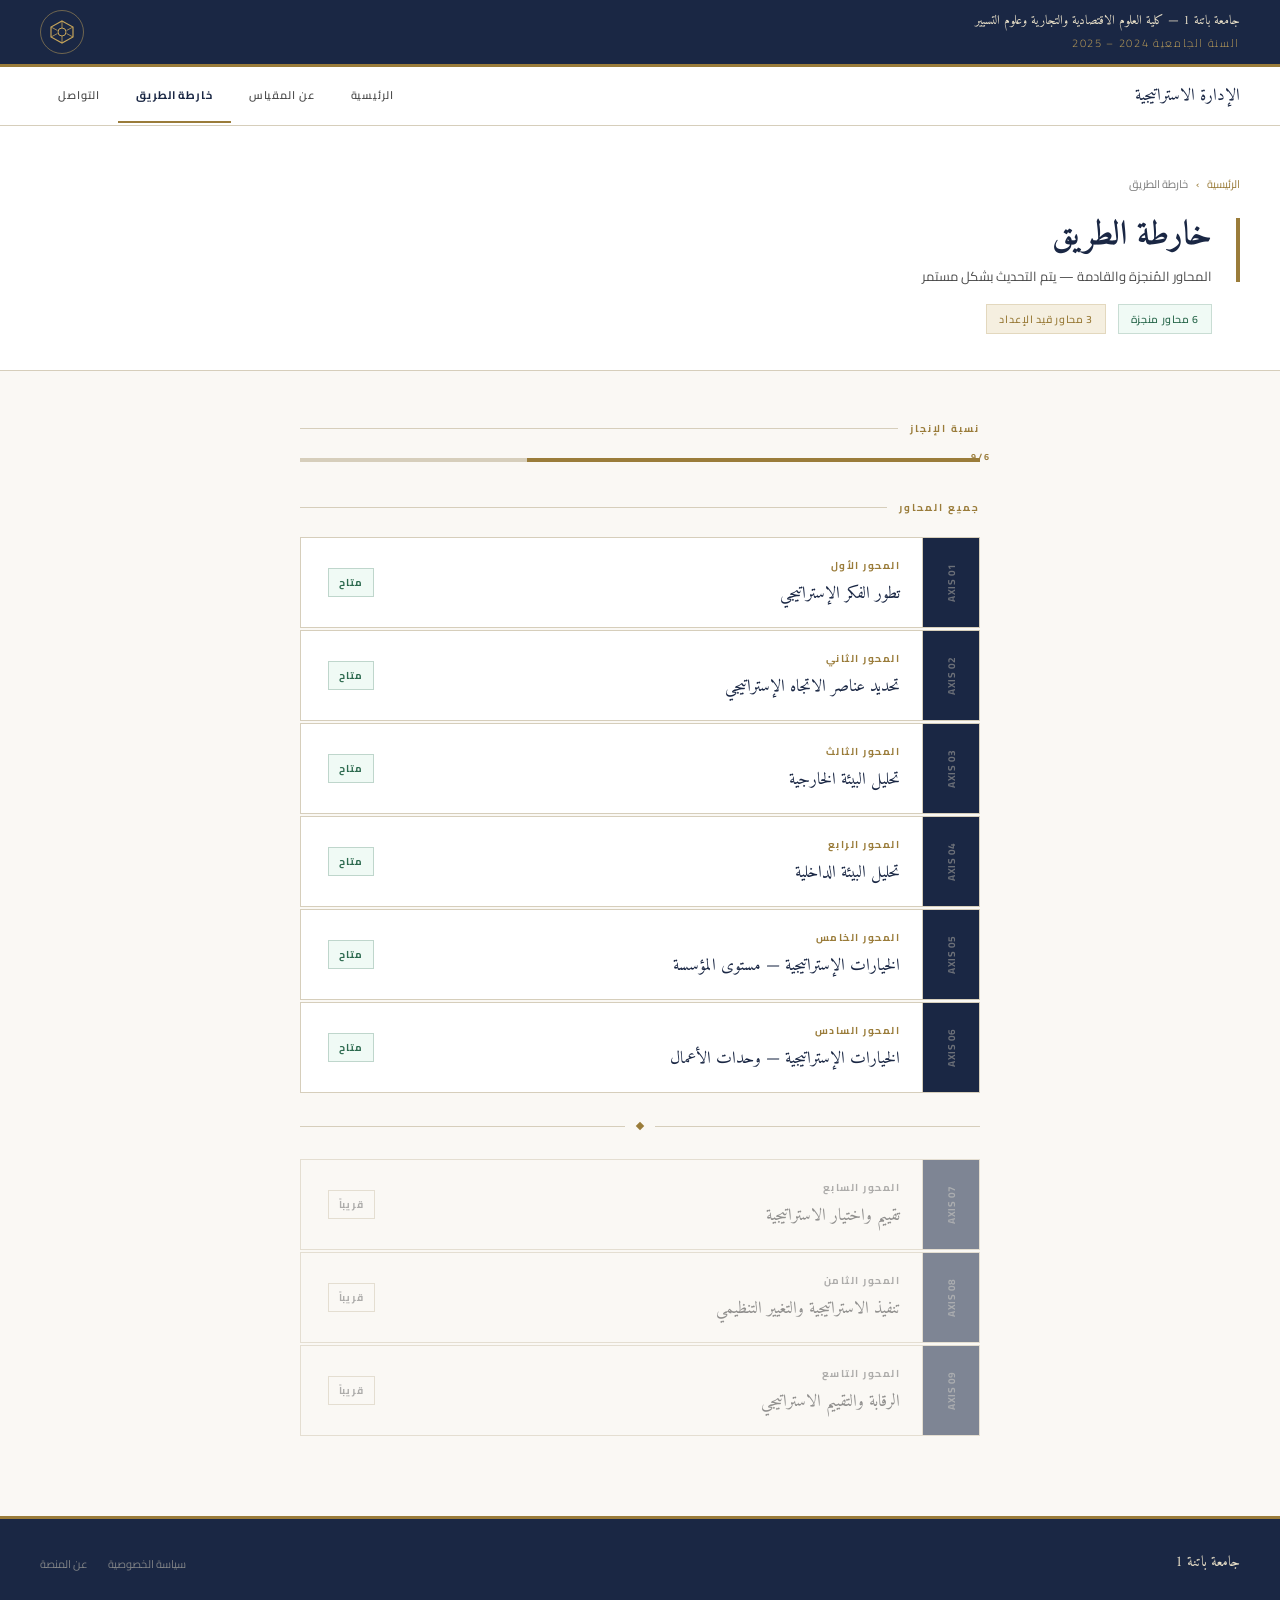
<file: pages/roadmap.html>
<!DOCTYPE html>
<html lang="ar" dir="rtl">
<head>
<meta charset="UTF-8">
<meta name="viewport" content="width=device-width, initial-scale=1.0">
<title>خارطة الطريق — الإدارة الاستراتيجية</title>
<link href="https://fonts.googleapis.com/css2?family=Amiri:wght@400;700&family=Cairo:wght@300;400;600;700&display=swap" rel="stylesheet">
<style>
  *, *::before, *::after { box-sizing: border-box; margin: 0; padding: 0; }
  :root {
    --navy: #1a2744;
    --navy-mid: #243259;
    --gold: #9a7c3a;
    --gold-light: #c4a35a;
    --gold-pale: #f5efe0;
    --cream: #faf8f4;
    --ink: #1c1c1c;
    --ink-mid: #4a4a4a;
    --ink-light: #7a7a7a;
    --rule: #d6cebb;
    --white: #ffffff;
    --green: #2d6a4f;
    --green-pale: #f0faf5;
  }
  body { font-family: 'Cairo', sans-serif; background: var(--cream); color: var(--ink); direction: rtl; }

  .institution-bar { background: var(--navy); padding: 10px 40px; display: flex; align-items: center; justify-content: space-between; border-bottom: 3px solid var(--gold); }
  .inst-name { font-family: 'Amiri', serif; color: #e8dfc8; font-size: 13px; line-height: 1.5; }
  .inst-year { color: var(--gold-light); font-size: 11px; font-weight: 300; letter-spacing: 0.15em; margin-top: 2px; }
  .emblem { width: 44px; height: 44px; border: 1.5px solid rgba(196,163,90,0.5); border-radius: 50%; display: flex; align-items: center; justify-content: center; flex-shrink: 0; }

  nav { background: var(--white); border-bottom: 1px solid var(--rule); padding: 0 40px; display: flex; align-items: center; justify-content: space-between; position: sticky; top: 0; z-index: 50; }
  .nav-brand { font-family: 'Amiri', serif; font-size: 17px; color: var(--navy); text-decoration: none; padding: 14px 0; display: inline-block; }
  .nav-links { display: flex; list-style: none; }
  .nav-links a { display: block; padding: 16px 18px; font-size: 11px; font-weight: 600; color: var(--ink-mid); text-decoration: none; letter-spacing: 0.08em; border-bottom: 2px solid transparent; transition: color 0.2s, border-color 0.2s; }
  .nav-links a:hover { color: var(--navy); border-bottom-color: var(--gold); }
  .nav-links a.active { color: var(--navy); border-bottom-color: var(--gold); font-weight: 700; }

  .page-header { background: var(--white); border-bottom: 1px solid var(--rule); padding: 48px 40px 36px; }
  .breadcrumb { display: flex; align-items: center; gap: 8px; font-size: 11px; color: var(--ink-light); margin-bottom: 20px; }
  .breadcrumb span { color: var(--gold); }
  .page-title-block { display: flex; align-items: flex-start; gap: 24px; }
  .title-rule { width: 4px; height: 64px; background: var(--gold); flex-shrink: 0; margin-top: 4px; }
  .page-title { font-family: 'Amiri', serif; font-size: 34px; font-weight: 700; color: var(--navy); line-height: 1.3; margin-bottom: 6px; }
  .page-subtitle { font-size: 13px; color: var(--ink-mid); }
  .meta-tags { display: flex; gap: 12px; margin-top: 16px; flex-wrap: wrap; }
  .meta-tag { padding: 4px 12px; background: var(--gold-pale); border: 1px solid rgba(154,124,58,0.2); font-size: 10.5px; font-weight: 600; color: var(--gold); letter-spacing: 0.06em; }
  .meta-tag.green { background: var(--green-pale); border-color: rgba(45,106,79,0.2); color: var(--green); }

  .content-area { max-width: 760px; margin: 0 auto; padding: 48px 40px 80px; }

  .section-label { font-size: 10px; font-weight: 700; letter-spacing: 0.2em; color: var(--gold); text-transform: uppercase; display: flex; align-items: center; gap: 12px; margin-bottom: 20px; }
  .section-label::after { content: ''; flex: 1; height: 1px; background: var(--rule); }

  /* Progress bar */
  .progress-track { background: var(--rule); height: 4px; margin-bottom: 36px; position: relative; }
  .progress-fill { background: var(--gold); height: 100%; width: 66.6%; position: relative; }
  .progress-fill::after { content: '6 / 9'; position: absolute; left: 100%; top: -10px; transform: translateX(-50%); font-size: 9px; font-weight: 700; color: var(--gold); white-space: nowrap; }

  /* Roadmap items */
  .roadmap-list { display: flex; flex-direction: column; gap: 2px; }

  /* Active item */
  .roadmap-item { display: flex; align-items: stretch; border: 1px solid var(--rule); text-decoration: none; color: inherit; transition: border-color 0.2s; }
  .roadmap-item.is-done { background: var(--white); }
  .roadmap-item.is-done:hover { border-color: var(--gold); }
  .roadmap-item.is-done:hover .rm-num-col { background: var(--navy-mid); }
  .roadmap-item.is-pending { background: var(--cream); opacity: 0.6; cursor: default; pointer-events: none; }

  .rm-num-col { width: 56px; flex-shrink: 0; display: flex; align-items: center; justify-content: center; background: var(--navy); transition: background 0.2s; }
  .rm-num { font-size: 10px; font-weight: 700; color: rgba(232,223,200,0.4); writing-mode: vertical-rl; transform: rotate(180deg); letter-spacing: 0.05em; transition: color 0.2s; }
  .roadmap-item.is-done:hover .rm-num { color: var(--gold-light); }
  .is-pending .rm-num-col { background: #2c3a55; }

  .rm-body { flex: 1; padding: 18px 22px; border-right: 1px solid var(--rule); }
  .rm-num-label { font-size: 10px; font-weight: 700; color: var(--gold); letter-spacing: 0.15em; margin-bottom: 4px; }
  .is-pending .rm-num-label { color: var(--ink-light); }
  .rm-title { font-family: 'Amiri', serif; font-size: 17px; color: var(--navy); }
  .is-pending .rm-title { color: var(--ink-mid); }

  .rm-status { flex-shrink: 0; width: 100px; display: flex; align-items: center; justify-content: center; padding: 0 16px; }
  .status-pill { font-size: 10px; font-weight: 700; letter-spacing: 0.08em; padding: 4px 10px; border: 1px solid; }
  .status-done { background: var(--green-pale); border-color: rgba(45,106,79,0.25); color: var(--green); }
  .status-soon { background: var(--cream); border-color: var(--rule); color: var(--ink-light); }

  /* Divider */
  .ornament-divider { display: flex; align-items: center; gap: 12px; margin: 28px 0; }
  .ornament-divider::before, .ornament-divider::after { content: ''; flex: 1; height: 1px; background: var(--rule); }
  .ornament-center { width: 6px; height: 6px; background: var(--gold); transform: rotate(45deg); }

  footer { background: var(--navy); border-top: 3px solid var(--gold); padding: 28px 40px; display: flex; align-items: center; justify-content: space-between; }
  .footer-brand { font-family: 'Amiri', serif; color: #e8dfc8; font-size: 15px; }
  .footer-links { display: flex; gap: 20px; list-style: none; }
  .footer-links a { font-size: 11px; color: rgba(232,223,200,0.5); text-decoration: none; transition: color 0.2s; }
  .footer-links a:hover { color: var(--gold-light); }

  @media (max-width: 640px) {
    .institution-bar, nav, .page-header, .content-area, footer { padding-left: 20px; padding-right: 20px; }
    .page-title { font-size: 26px; }
    .nav-links { display: none; }
    .rm-status { width: 80px; padding: 0 10px; }
  }
</style>
</head>
<body>

<div class="institution-bar">
  <div>
    <div class="inst-name">جامعة باتنة 1 — كلية العلوم الاقتصادية والتجارية وعلوم التسيير</div>
    <div class="inst-year">السنة الجامعية 2024 – 2025</div>
  </div>
  <div class="emblem">
    <svg width="26" height="26" viewBox="0 0 26 26" fill="none">
      <polygon points="13,2 24,8 24,18 13,24 2,18 2,8" stroke="#c4a35a" stroke-width="1.2" fill="none"/>
      <circle cx="13" cy="13" r="4" stroke="#c4a35a" stroke-width="1" fill="none"/>
      <line x1="13" y1="2" x2="13" y2="9" stroke="#c4a35a" stroke-width="0.8"/>
      <line x1="13" y1="17" x2="13" y2="24" stroke="#c4a35a" stroke-width="0.8"/>
      <line x1="2" y1="8" x2="8.5" y2="11.5" stroke="#c4a35a" stroke-width="0.8"/>
      <line x1="17.5" y1="14.5" x2="24" y2="18" stroke="#c4a35a" stroke-width="0.8"/>
      <line x1="24" y1="8" x2="17.5" y2="11.5" stroke="#c4a35a" stroke-width="0.8"/>
      <line x1="8.5" y1="14.5" x2="2" y2="18" stroke="#c4a35a" stroke-width="0.8"/>
    </svg>
  </div>
</div>

<nav>
  <a href="../index.html" class="nav-brand">الإدارة الاستراتيجية</a>
  <ul class="nav-links">
    <li><a href="../index.html">الرئيسية</a></li>
    <li><a href="about.html">عن المقياس</a></li>
    <li><a href="roadmap.html" class="active">خارطة الطريق</a></li>
    <li><a href="contact.html">التواصل</a></li>
  </ul>
</nav>

<div class="page-header">
  <div class="breadcrumb">
    <span>الرئيسية</span>
    <span>›</span>
    خارطة الطريق
  </div>
  <div class="page-title-block">
    <div class="title-rule"></div>
    <div>
      <h1 class="page-title">خارطة الطريق</h1>
      <p class="page-subtitle">المحاور المُنجزة والقادمة — يتم التحديث بشكل مستمر</p>
      <div class="meta-tags">
        <span class="meta-tag green">6 محاور منجزة</span>
        <span class="meta-tag">3 محاور قيد الإعداد</span>
      </div>
    </div>
  </div>
</div>

<div class="content-area">

  <div class="section-label">نسبة الإنجاز</div>
  <div class="progress-track">
    <div class="progress-fill"></div>
  </div>

  <div class="section-label">جميع المحاور</div>

  <div class="roadmap-list">

    <a href="../subjects/strategic-management/lessons/lesson-1.html" class="roadmap-item is-done">
      <div class="rm-num-col"><span class="rm-num">AXIS 01</span></div>
      <div class="rm-body">
        <div class="rm-num-label">المحور الأول</div>
        <div class="rm-title">تطور الفكر الإستراتيجي</div>
      </div>
      <div class="rm-status"><span class="status-pill status-done">متاح</span></div>
    </a>

    <a href="../subjects/strategic-management/lessons/lesson-2.html" class="roadmap-item is-done">
      <div class="rm-num-col"><span class="rm-num">AXIS 02</span></div>
      <div class="rm-body">
        <div class="rm-num-label">المحور الثاني</div>
        <div class="rm-title">تحديد عناصر الاتجاه الإستراتيجي</div>
      </div>
      <div class="rm-status"><span class="status-pill status-done">متاح</span></div>
    </a>

    <a href="../subjects/strategic-management/lessons/lesson-3.html" class="roadmap-item is-done">
      <div class="rm-num-col"><span class="rm-num">AXIS 03</span></div>
      <div class="rm-body">
        <div class="rm-num-label">المحور الثالث</div>
        <div class="rm-title">تحليل البيئة الخارجية</div>
      </div>
      <div class="rm-status"><span class="status-pill status-done">متاح</span></div>
    </a>

    <a href="../subjects/strategic-management/lessons/lesson-4.html" class="roadmap-item is-done">
      <div class="rm-num-col"><span class="rm-num">AXIS 04</span></div>
      <div class="rm-body">
        <div class="rm-num-label">المحور الرابع</div>
        <div class="rm-title">تحليل البيئة الداخلية</div>
      </div>
      <div class="rm-status"><span class="status-pill status-done">متاح</span></div>
    </a>

    <a href="../subjects/strategic-management/lessons/lesson-5.html" class="roadmap-item is-done">
      <div class="rm-num-col"><span class="rm-num">AXIS 05</span></div>
      <div class="rm-body">
        <div class="rm-num-label">المحور الخامس</div>
        <div class="rm-title">الخيارات الإستراتيجية — مستوى المؤسسة</div>
      </div>
      <div class="rm-status"><span class="status-pill status-done">متاح</span></div>
    </a>

    <a href="../subjects/strategic-management/lessons/lesson-6.html" class="roadmap-item is-done">
      <div class="rm-num-col"><span class="rm-num">AXIS 06</span></div>
      <div class="rm-body">
        <div class="rm-num-label">المحور السادس</div>
        <div class="rm-title">الخيارات الإستراتيجية — وحدات الأعمال</div>
      </div>
      <div class="rm-status"><span class="status-pill status-done">متاح</span></div>
    </a>

    <div class="ornament-divider"><div class="ornament-center"></div></div>

    <div class="roadmap-item is-pending">
      <div class="rm-num-col"><span class="rm-num">AXIS 07</span></div>
      <div class="rm-body">
        <div class="rm-num-label">المحور السابع</div>
        <div class="rm-title">تقييم واختيار الاستراتيجية</div>
      </div>
      <div class="rm-status"><span class="status-pill status-soon">قريباً</span></div>
    </div>

    <div class="roadmap-item is-pending">
      <div class="rm-num-col"><span class="rm-num">AXIS 08</span></div>
      <div class="rm-body">
        <div class="rm-num-label">المحور الثامن</div>
        <div class="rm-title">تنفيذ الاستراتيجية والتغيير التنظيمي</div>
      </div>
      <div class="rm-status"><span class="status-pill status-soon">قريباً</span></div>
    </div>

    <div class="roadmap-item is-pending">
      <div class="rm-num-col"><span class="rm-num">AXIS 09</span></div>
      <div class="rm-body">
        <div class="rm-num-label">المحور التاسع</div>
        <div class="rm-title">الرقابة والتقييم الاستراتيجي</div>
      </div>
      <div class="rm-status"><span class="status-pill status-soon">قريباً</span></div>
    </div>

  </div>

</div>

<footer>
  <span class="footer-brand">جامعة باتنة 1</span>
  <ul class="footer-links">
    <li><a href="#">سياسة الخصوصية</a></li>
    <li><a href="about.html">عن المنصة</a></li>
  </ul>
</footer>

</body>
</html>
</file>
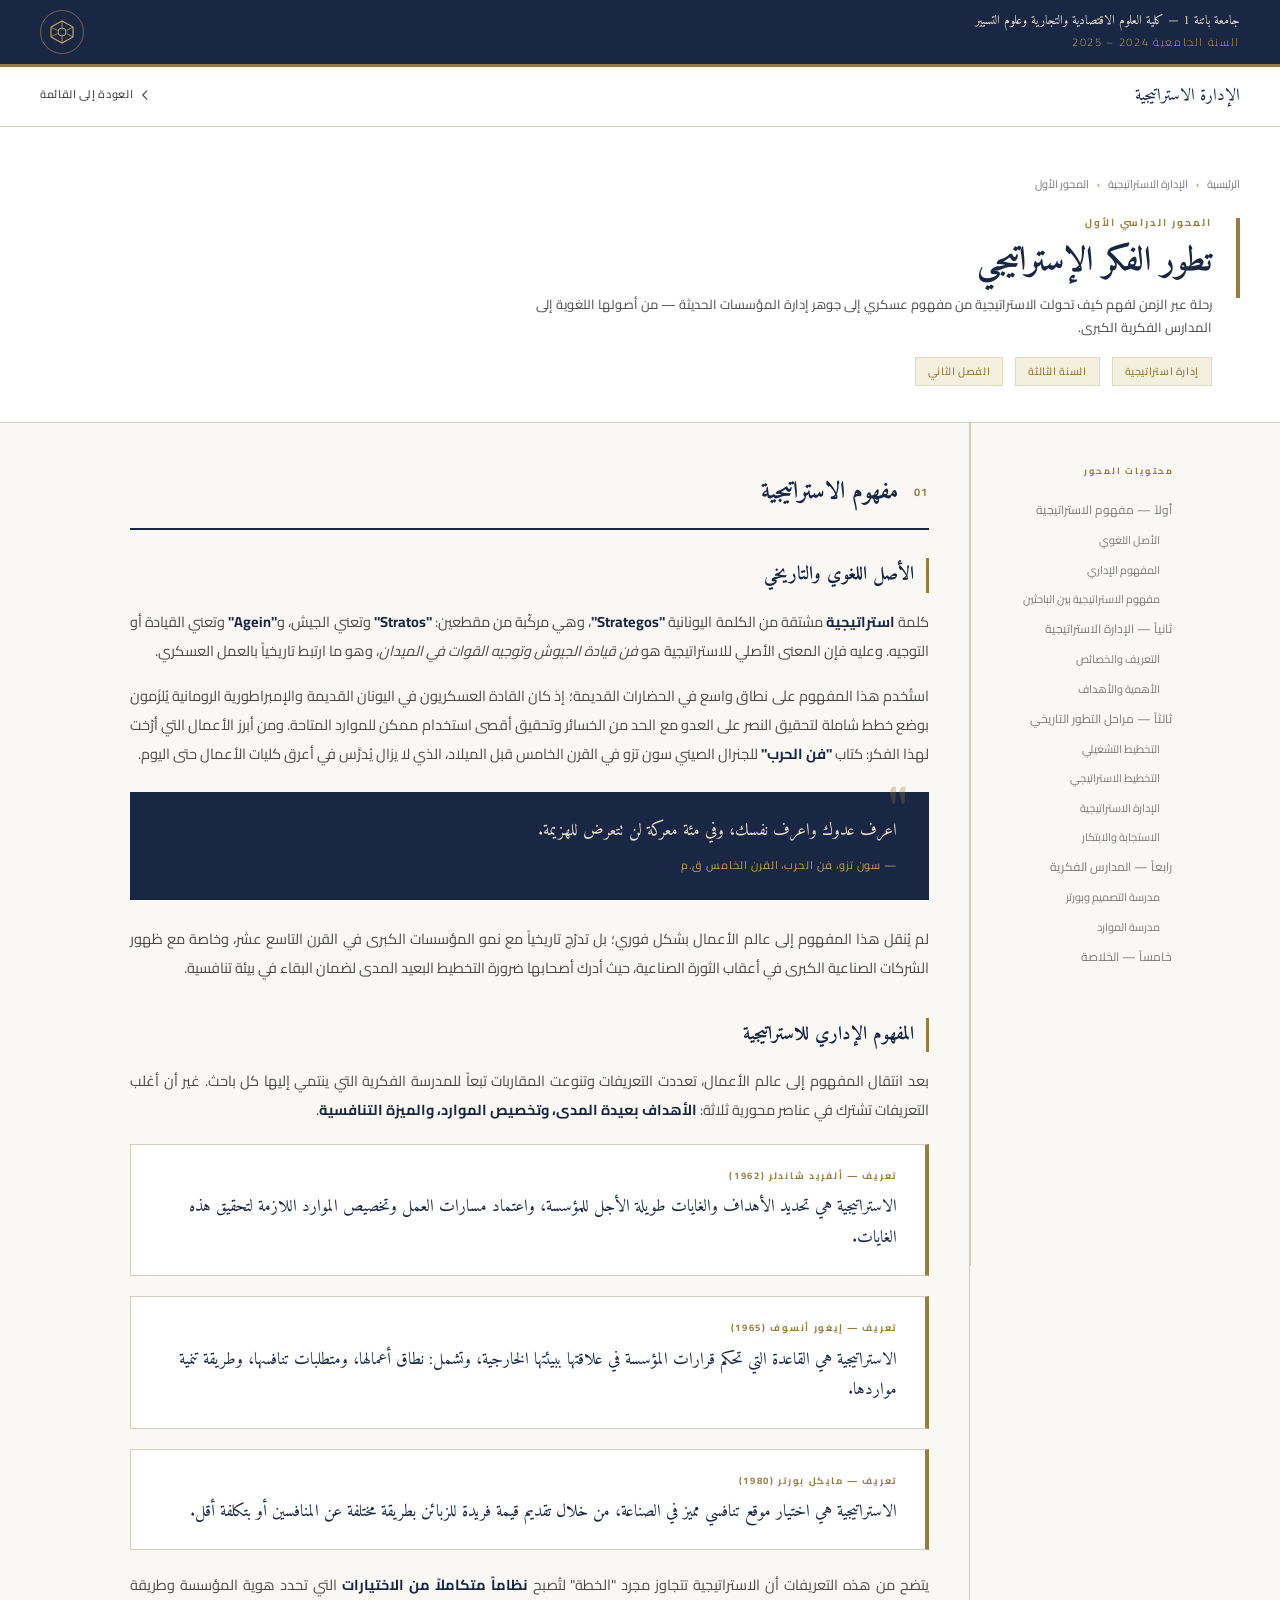
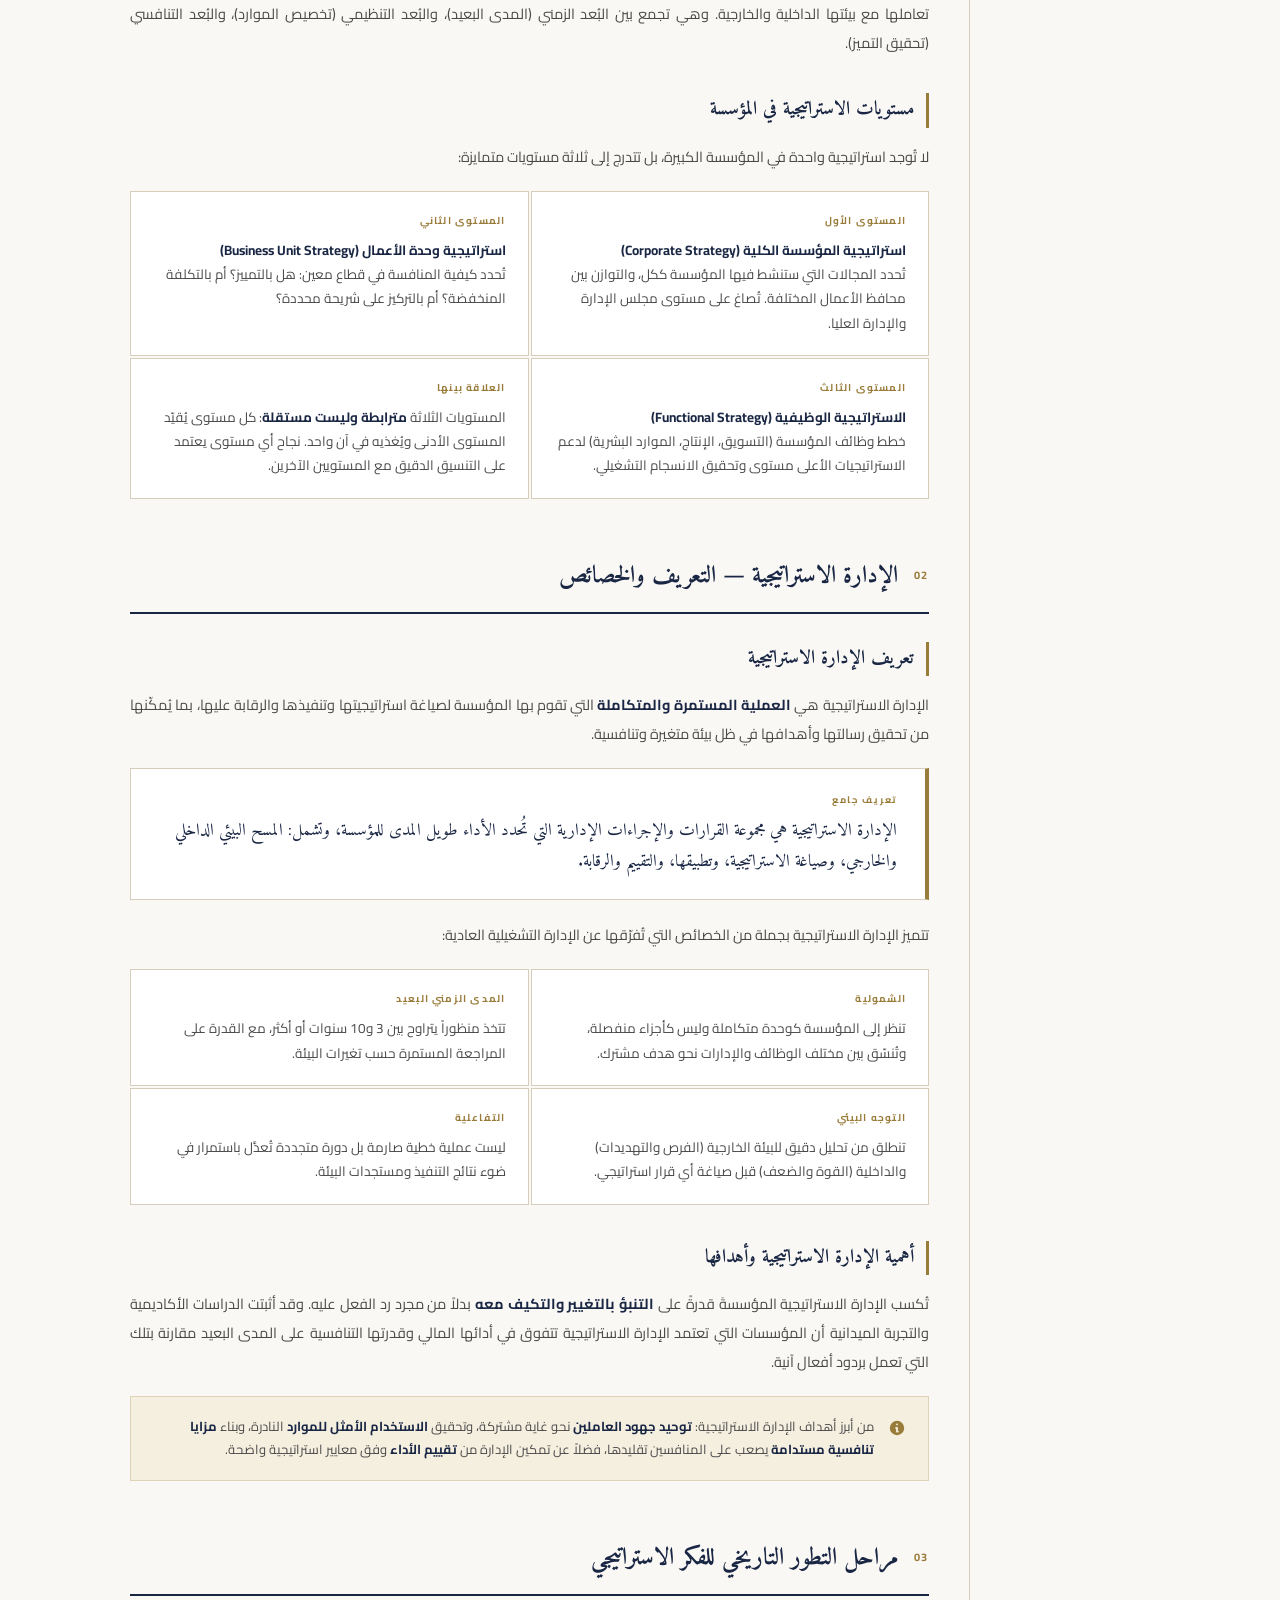
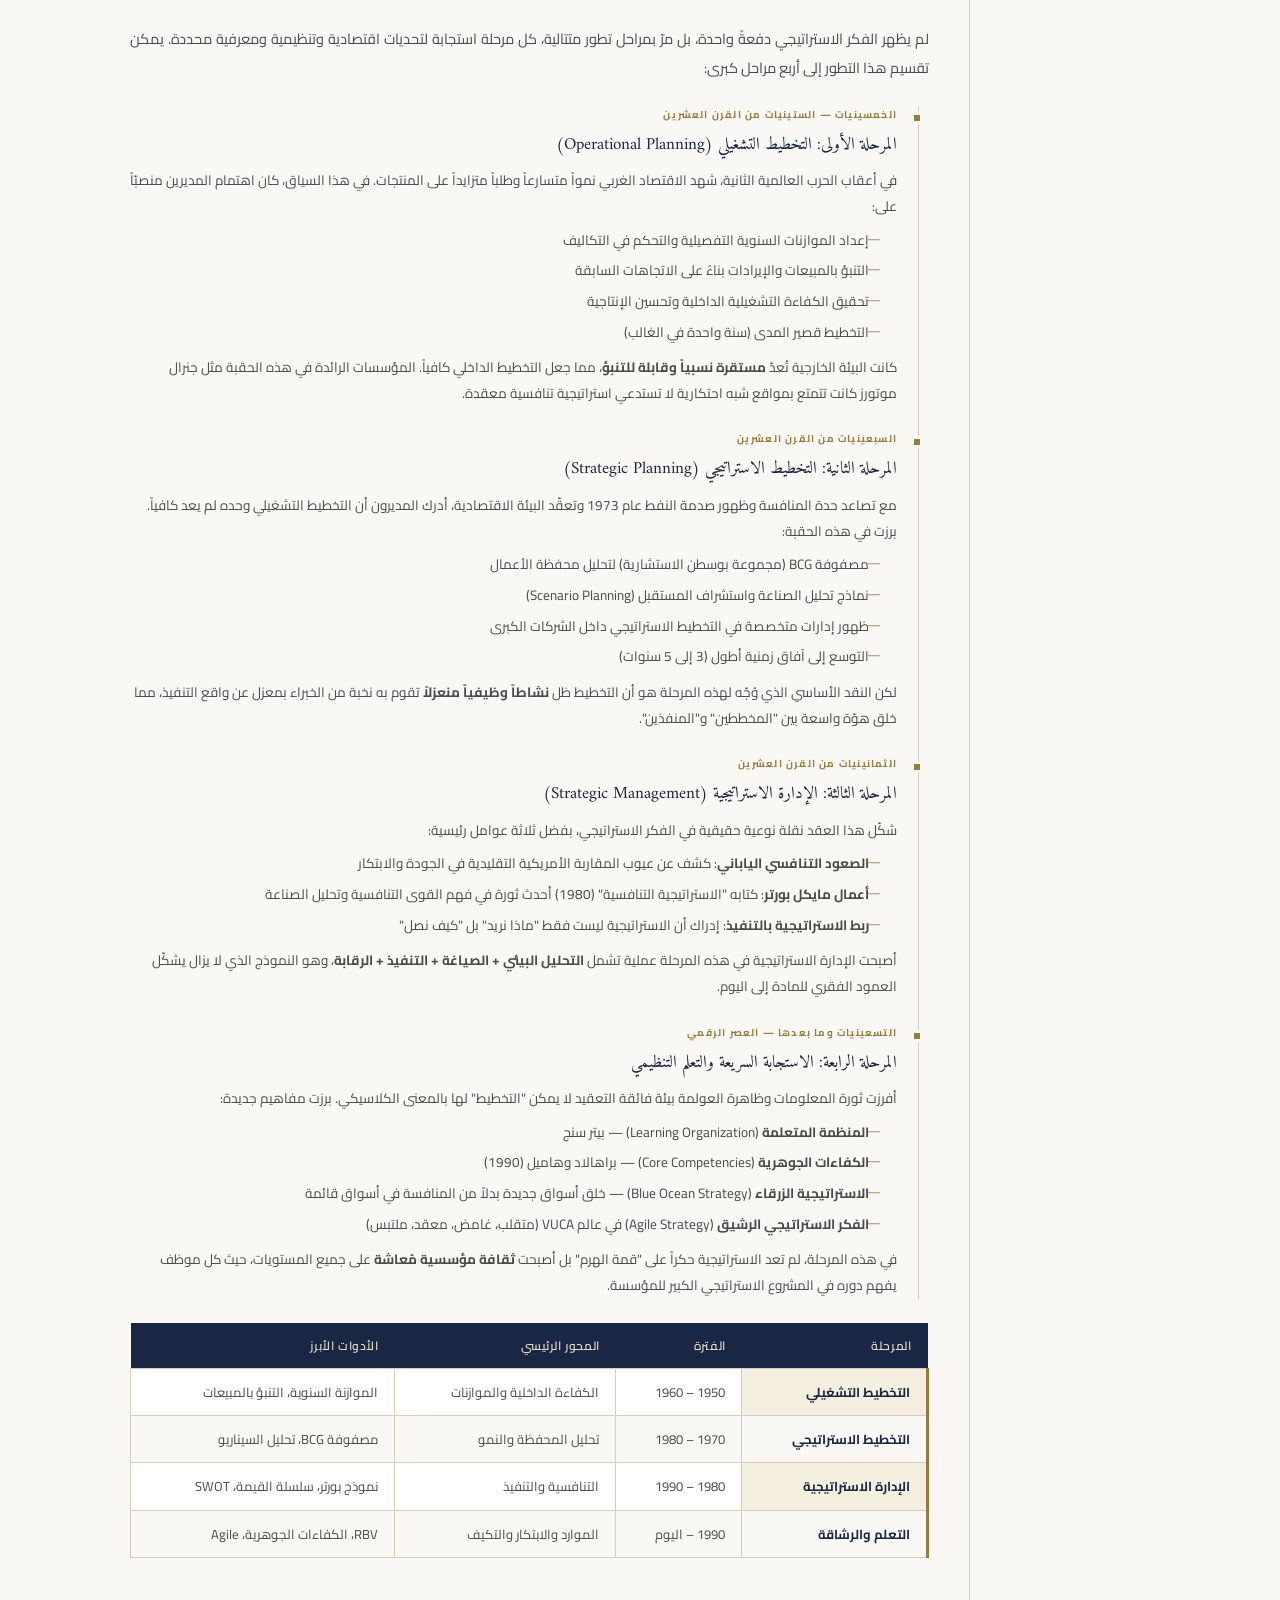
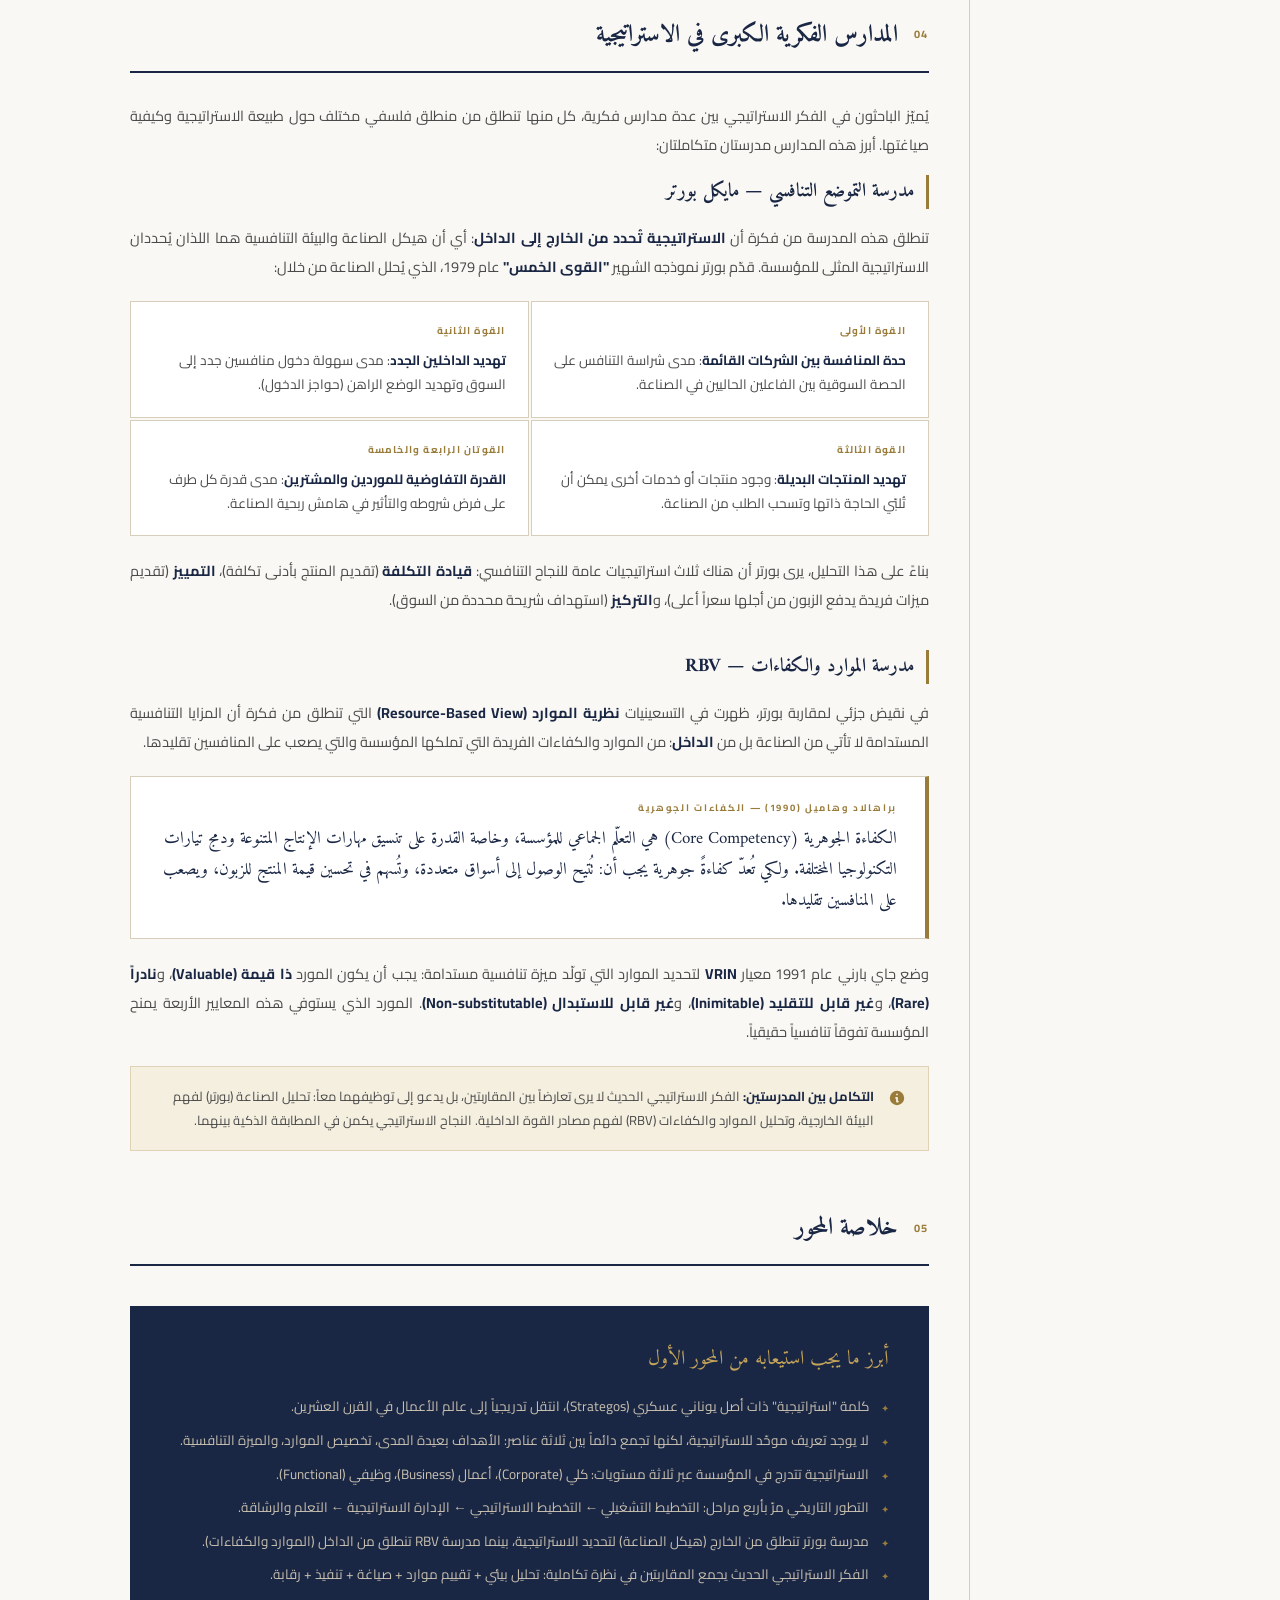
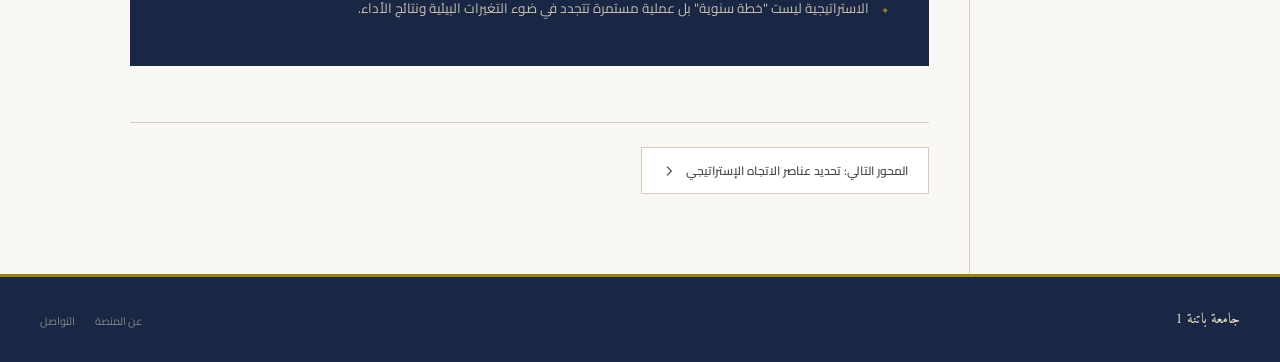
<file: subjects/strategic-management/lessons/lesson-1.html>
<!DOCTYPE html>
<html lang="ar" dir="rtl">
<head>
<meta charset="UTF-8">
<meta name="viewport" content="width=device-width, initial-scale=1.0">
<title>المحور الأول: تطور الفكر الإستراتيجي — جامعة باتنة 1</title>
<link href="https://fonts.googleapis.com/css2?family=Amiri:wght@400;700&family=Cairo:wght@300;400;600;700&display=swap" rel="stylesheet">
<style>
  *, *::before, *::after { box-sizing: border-box; margin: 0; padding: 0; }
  :root {
    --navy: #1a2744;
    --navy-mid: #243259;
    --gold: #9a7c3a;
    --gold-light: #c4a35a;
    --gold-pale: #f5efe0;
    --cream: #faf8f4;
    --ink: #1c1c1c;
    --ink-mid: #4a4a4a;
    --ink-light: #7a7a7a;
    --rule: #d6cebb;
    --white: #ffffff;
    --green: #2d6a4f;
    --green-pale: #f0faf5;
  }
  body { font-family: 'Cairo', sans-serif; background: var(--cream); color: var(--ink); direction: rtl; line-height: 1.8; }

  /* ===== INSTITUTION BAR ===== */
  .institution-bar { background: var(--navy); padding: 10px 40px; display: flex; align-items: center; justify-content: space-between; border-bottom: 3px solid var(--gold); }
  .inst-name { font-family: 'Amiri', serif; color: #e8dfc8; font-size: 13px; line-height: 1.5; }
  .inst-year { color: var(--gold-light); font-size: 11px; font-weight: 300; letter-spacing: 0.15em; margin-top: 2px; }
  .emblem { width: 44px; height: 44px; border: 1.5px solid rgba(196,163,90,0.5); border-radius: 50%; display: flex; align-items: center; justify-content: center; flex-shrink: 0; }

  /* ===== NAV ===== */
  nav { background: var(--white); border-bottom: 1px solid var(--rule); padding: 0 40px; display: flex; align-items: center; justify-content: space-between; position: sticky; top: 0; z-index: 50; }
  .nav-brand { font-family: 'Amiri', serif; font-size: 17px; color: var(--navy); text-decoration: none; padding: 14px 0; }
  .nav-back { display: flex; align-items: center; gap: 8px; font-size: 11px; font-weight: 600; color: var(--ink-mid); text-decoration: none; letter-spacing: 0.06em; padding: 14px 0; border-bottom: 2px solid transparent; transition: color 0.2s, border-color 0.2s; }
  .nav-back:hover { color: var(--gold); border-bottom-color: var(--gold); }
  .nav-back svg { width: 14px; height: 14px; }

  /* ===== PAGE HEADER ===== */
  .page-header { background: var(--white); border-bottom: 1px solid var(--rule); padding: 48px 40px 36px; }
  .breadcrumb { display: flex; align-items: center; gap: 8px; font-size: 11px; color: var(--ink-light); margin-bottom: 20px; }
  .breadcrumb a { color: var(--ink-light); text-decoration: none; } .breadcrumb a:hover { color: var(--gold); }
  .breadcrumb span { color: var(--gold); }
  .page-title-block { display: flex; align-items: flex-start; gap: 24px; }
  .title-rule { width: 4px; min-height: 80px; background: var(--gold); flex-shrink: 0; margin-top: 4px; }
  .lesson-tag { font-size: 10px; font-weight: 700; letter-spacing: 0.2em; color: var(--gold); text-transform: uppercase; margin-bottom: 8px; }
  .page-title { font-family: 'Amiri', serif; font-size: 34px; font-weight: 700; color: var(--navy); line-height: 1.3; margin-bottom: 8px; }
  .page-desc { font-size: 13px; color: var(--ink-mid); line-height: 1.8; max-width: 680px; }
  .meta-tags { display: flex; gap: 12px; margin-top: 18px; flex-wrap: wrap; }
  .meta-tag { padding: 4px 12px; background: var(--gold-pale); border: 1px solid rgba(154,124,58,0.2); font-size: 10.5px; font-weight: 600; color: var(--gold); letter-spacing: 0.06em; }

  /* ===== LAYOUT ===== */
  .page-layout { display: grid; grid-template-columns: 220px 1fr; gap: 0; max-width: 1100px; margin: 0 auto; }

  /* ===== SIDEBAR TOC ===== */
  .toc-sidebar { padding: 40px 0 40px 24px; border-left: 1px solid var(--rule); position: sticky; top: 57px; height: calc(100vh - 57px); overflow-y: auto; }
  .toc-title { font-size: 9px; font-weight: 700; letter-spacing: 0.2em; color: var(--gold); text-transform: uppercase; margin-bottom: 16px; padding-right: 16px; }
  .toc-list { list-style: none; }
  .toc-list li a { display: block; padding: 7px 16px; font-size: 12px; color: var(--ink-light); text-decoration: none; border-right: 2px solid transparent; transition: all 0.2s; line-height: 1.4; }
  .toc-list li a:hover { color: var(--navy); border-right-color: var(--gold); background: var(--gold-pale); }
  .toc-list li a.active { color: var(--navy); border-right-color: var(--gold); font-weight: 700; }
  .toc-list .toc-sub a { padding-right: 28px; font-size: 11px; }

  /* ===== CONTENT ===== */
  .lesson-content { padding: 48px 40px 80px; border-right: 1px solid var(--rule); }

  /* Section headers */
  .section-block { margin-bottom: 56px; }
  .section-header { display: flex; align-items: center; gap: 16px; margin-bottom: 28px; padding-bottom: 14px; border-bottom: 2px solid var(--navy); }
  .section-num { font-family: 'Cairo', sans-serif; font-size: 11px; font-weight: 700; color: var(--gold); letter-spacing: 0.15em; flex-shrink: 0; }
  .section-title { font-family: 'Amiri', serif; font-size: 24px; color: var(--navy); }

  .subsection { margin-bottom: 36px; }
  .subsection-title { font-family: 'Amiri', serif; font-size: 19px; color: var(--navy); margin-bottom: 14px; padding-right: 12px; border-right: 3px solid var(--gold); }

  /* Body text */
  .body-text { font-size: 14.5px; color: var(--ink-mid); line-height: 2; margin-bottom: 16px; text-align: justify; }
  .body-text strong { color: var(--navy); font-weight: 700; }

  /* Definition box */
  .def-box { background: var(--white); border: 1px solid var(--rule); border-right: 4px solid var(--gold); padding: 22px 28px; margin: 20px 0; }
  .def-label { font-size: 9.5px; font-weight: 700; letter-spacing: 0.18em; color: var(--gold); text-transform: uppercase; margin-bottom: 8px; }
  .def-text { font-family: 'Amiri', serif; font-size: 17px; color: var(--navy); line-height: 1.8; }

  /* Quote box */
  .quote-box { background: var(--navy); padding: 24px 32px; margin: 24px 0; position: relative; }
  .quote-box::before { content: '"'; position: absolute; top: -10px; right: 20px; font-family: 'Amiri', serif; font-size: 80px; color: var(--gold); opacity: 0.3; line-height: 1; }
  .quote-text { font-family: 'Amiri', serif; font-size: 17px; color: #e8dfc8; line-height: 1.8; position: relative; z-index: 1; }
  .quote-source { font-size: 11px; color: var(--gold-light); margin-top: 10px; letter-spacing: 0.08em; }

  /* Info grid */
  .info-grid { display: grid; grid-template-columns: 1fr 1fr; gap: 2px; margin: 20px 0; }
  .info-cell { background: var(--white); border: 1px solid var(--rule); padding: 20px 22px; }
  .info-cell-label { font-size: 10px; font-weight: 700; color: var(--gold); letter-spacing: 0.12em; text-transform: uppercase; margin-bottom: 8px; }
  .info-cell-text { font-size: 13.5px; color: var(--ink-mid); line-height: 1.8; }
  .info-cell-text strong { color: var(--navy); }

  /* Timeline */
  .timeline { position: relative; padding-right: 32px; margin: 24px 0; }
  .timeline::before { content: ''; position: absolute; right: 10px; top: 0; bottom: 0; width: 1px; background: var(--rule); }
  .timeline-item { position: relative; margin-bottom: 24px; }
  .timeline-dot { position: absolute; right: -26px; top: 6px; width: 12px; height: 12px; background: var(--gold); border: 3px solid var(--cream); }
  .timeline-period { font-size: 10px; font-weight: 700; color: var(--gold); letter-spacing: 0.12em; margin-bottom: 6px; }
  .timeline-title { font-family: 'Amiri', serif; font-size: 17px; color: var(--navy); margin-bottom: 8px; }
  .timeline-body { font-size: 13.5px; color: var(--ink-mid); line-height: 1.9; }
  .timeline-body ul { padding-right: 16px; margin-top: 8px; }
  .timeline-body ul li { margin-bottom: 5px; list-style: none; padding-right: 12px; position: relative; }
  .timeline-body ul li::before { content: '—'; position: absolute; right: 0; color: var(--gold); font-size: 12px; }

  /* Comparison table */
  .compare-table { width: 100%; border-collapse: collapse; margin: 20px 0; font-size: 13px; }
  .compare-table th { background: var(--navy); color: #e8dfc8; padding: 12px 16px; text-align: right; font-weight: 600; font-size: 12px; letter-spacing: 0.05em; }
  .compare-table td { padding: 12px 16px; border: 1px solid var(--rule); color: var(--ink-mid); vertical-align: top; line-height: 1.7; background: var(--white); }
  .compare-table tr:nth-child(even) td { background: var(--cream); }
  .compare-table td:first-child { font-weight: 700; color: var(--navy); background: var(--gold-pale); border-right: 3px solid var(--gold); }

  /* Highlight note */
  .note-box { background: var(--gold-pale); border: 1px solid rgba(154,124,58,0.25); padding: 18px 22px; margin: 20px 0; display: flex; gap: 14px; align-items: flex-start; }
  .note-icon { flex-shrink: 0; color: var(--gold); margin-top: 2px; }
  .note-icon svg { width: 18px; height: 18px; }
  .note-text { font-size: 13px; color: var(--ink-mid); line-height: 1.8; }
  .note-text strong { color: var(--navy); }

  /* Summary box */
  .summary-box { background: var(--navy); padding: 36px 40px; margin: 40px 0 0; }
  .summary-title { font-family: 'Amiri', serif; font-size: 20px; color: var(--gold-light); margin-bottom: 16px; }
  .summary-points { list-style: none; }
  .summary-points li { font-size: 13.5px; color: #c8c0b0; line-height: 1.9; padding-right: 20px; position: relative; margin-bottom: 8px; }
  .summary-points li::before { content: '✦'; position: absolute; right: 0; color: var(--gold); font-size: 10px; top: 5px; }

  /* Nav between lessons */
  .lesson-nav { display: flex; justify-content: flex-start; margin-top: 48px; padding-top: 24px; border-top: 1px solid var(--rule); }
  .lesson-nav-btn { display: flex; align-items: center; gap: 10px; padding: 12px 20px; background: var(--white); border: 1px solid var(--rule); text-decoration: none; color: var(--ink-mid); font-size: 12px; font-weight: 600; transition: all 0.2s; }
  .lesson-nav-btn:hover { border-color: var(--gold); color: var(--navy); }
  .lesson-nav-btn svg { width: 14px; height: 14px; }

  /* Footer */
  footer { background: var(--navy); border-top: 3px solid var(--gold); padding: 28px 40px; display: flex; align-items: center; justify-content: space-between; }
  .footer-brand { font-family: 'Amiri', serif; color: #e8dfc8; font-size: 15px; }
  .footer-links { display: flex; gap: 20px; list-style: none; }
  .footer-links a { font-size: 11px; color: rgba(232,223,200,0.5); text-decoration: none; transition: color 0.2s; }
  .footer-links a:hover { color: var(--gold-light); }

  @media (max-width: 768px) {
    .institution-bar, nav, .page-header, .lesson-content, footer { padding-left: 20px; padding-right: 20px; }
    .page-layout { grid-template-columns: 1fr; }
    .toc-sidebar { display: none; }
    .page-title { font-size: 26px; }
    .info-grid { grid-template-columns: 1fr; }
  }
</style>
</head>
<body>

<!-- Institution Bar -->
<div class="institution-bar">
  <div>
    <div class="inst-name">جامعة باتنة 1 — كلية العلوم الاقتصادية والتجارية وعلوم التسيير</div>
    <div class="inst-year">السنة الجامعية 2024 – 2025</div>
  </div>
  <div class="emblem">
    <svg width="26" height="26" viewBox="0 0 26 26" fill="none">
      <polygon points="13,2 24,8 24,18 13,24 2,18 2,8" stroke="#c4a35a" stroke-width="1.2" fill="none"/>
      <circle cx="13" cy="13" r="4" stroke="#c4a35a" stroke-width="1" fill="none"/>
      <line x1="13" y1="2" x2="13" y2="9" stroke="#c4a35a" stroke-width="0.8"/>
      <line x1="13" y1="17" x2="13" y2="24" stroke="#c4a35a" stroke-width="0.8"/>
      <line x1="2" y1="8" x2="8.5" y2="11.5" stroke="#c4a35a" stroke-width="0.8"/>
      <line x1="17.5" y1="14.5" x2="24" y2="18" stroke="#c4a35a" stroke-width="0.8"/>
      <line x1="24" y1="8" x2="17.5" y2="11.5" stroke="#c4a35a" stroke-width="0.8"/>
      <line x1="8.5" y1="14.5" x2="2" y2="18" stroke="#c4a35a" stroke-width="0.8"/>
    </svg>
  </div>
</div>

<!-- Nav -->
<nav>
  <a href="../../../index.html" class="nav-brand">الإدارة الاستراتيجية</a>
  <a href="../../../index.html" class="nav-back">
    <svg viewBox="0 0 24 24" fill="none" stroke="currentColor" stroke-width="2"><path stroke-linecap="round" stroke-linejoin="round" d="M10 19l-7-7 7-7"/></svg>
    العودة إلى القائمة
  </a>
</nav>

<!-- Page Header -->
<div class="page-header">
  <div class="breadcrumb">
    <a href="../../../index.html">الرئيسية</a>
    <span>›</span>
    <a href="../../../index.html">الإدارة الاستراتيجية</a>
    <span>›</span>
    المحور الأول
  </div>
  <div class="page-title-block">
    <div class="title-rule"></div>
    <div>
      <div class="lesson-tag">المحور الدراسي الأول</div>
      <h1 class="page-title">تطور الفكر الإستراتيجي</h1>
      <p class="page-desc">رحلة عبر الزمن لفهم كيف تحولت الاستراتيجية من مفهوم عسكري إلى جوهر إدارة المؤسسات الحديثة — من أصولها اللغوية إلى المدارس الفكرية الكبرى.</p>
      <div class="meta-tags">
        <span class="meta-tag">إدارة استراتيجية</span>
        <span class="meta-tag">السنة الثالثة</span>
        <span class="meta-tag">الفصل الثاني</span>
      </div>
    </div>
  </div>
</div>

<!-- Page Layout: Sidebar + Content -->
<div class="page-layout">

  <!-- TOC Sidebar -->
  <aside class="toc-sidebar">
    <div class="toc-title">محتويات المحور</div>
    <ul class="toc-list">
      <li><a href="#section-1">أولاً — مفهوم الاستراتيجية</a></li>
      <li class="toc-sub"><a href="#s1-lugha">الأصل اللغوي</a></li>
      <li class="toc-sub"><a href="#s1-idari">المفهوم الإداري</a></li>
      <li class="toc-sub"><a href="#s1-tanakud">مفهوم الاستراتيجية بين الباحثين</a></li>
      <li><a href="#section-2">ثانياً — الإدارة الاستراتيجية</a></li>
      <li class="toc-sub"><a href="#s2-tarif">التعريف والخصائص</a></li>
      <li class="toc-sub"><a href="#s2-ahamiya">الأهمية والأهداف</a></li>
      <li><a href="#section-3">ثالثاً — مراحل التطور التاريخي</a></li>
      <li class="toc-sub"><a href="#s3-m1">التخطيط التشغيلي</a></li>
      <li class="toc-sub"><a href="#s3-m2">التخطيط الاستراتيجي</a></li>
      <li class="toc-sub"><a href="#s3-m3">الإدارة الاستراتيجية</a></li>
      <li class="toc-sub"><a href="#s3-m4">الاستجابة والابتكار</a></li>
      <li><a href="#section-4">رابعاً — المدارس الفكرية</a></li>
      <li class="toc-sub"><a href="#s4-mdaress">مدرسة التصميم وبورتر</a></li>
      <li class="toc-sub"><a href="#s4-mawared">مدرسة الموارد</a></li>
      <li><a href="#section-5">خامساً — الخلاصة</a></li>
    </ul>
  </aside>

  <!-- Main Content -->
  <main class="lesson-content">

    <!-- =================== SECTION 1 =================== -->
    <div class="section-block" id="section-1">
      <div class="section-header">
        <span class="section-num">01</span>
        <h2 class="section-title">مفهوم الاستراتيجية</h2>
      </div>

      <!-- 1.1 -->
      <div class="subsection" id="s1-lugha">
        <h3 class="subsection-title">الأصل اللغوي والتاريخي</h3>
        <p class="body-text">
          كلمة <strong>استراتيجية</strong> مشتقة من الكلمة اليونانية <strong>"Strategos"</strong>، وهي مركّبة من مقطعين: <strong>"Stratos"</strong> وتعني الجيش، و<strong>"Agein"</strong> وتعني القيادة أو التوجيه. وعليه فإن المعنى الأصلي للاستراتيجية هو <em>فن قيادة الجيوش وتوجيه القوات في الميدان</em>، وهو ما ارتبط تاريخياً بالعمل العسكري.
        </p>
        <p class="body-text">
          استُخدم هذا المفهوم على نطاق واسع في الحضارات القديمة؛ إذ كان القادة العسكريون في اليونان القديمة والإمبراطورية الرومانية يُلزَمون بوضع خطط شاملة لتحقيق النصر على العدو مع الحد من الخسائر وتحقيق أقصى استخدام ممكن للموارد المتاحة. ومن أبرز الأعمال التي أرّخت لهذا الفكر: كتاب <strong>"فن الحرب"</strong> للجنرال الصيني سون تزو في القرن الخامس قبل الميلاد، الذي لا يزال يُدرَّس في أعرق كليات الأعمال حتى اليوم.
        </p>
        <div class="quote-box">
          <p class="quote-text">اعرف عدوك واعرف نفسك، وفي مئة معركة لن تتعرض للهزيمة.</p>
          <div class="quote-source">— سون تزو، فن الحرب، القرن الخامس ق.م</div>
        </div>
        <p class="body-text">
          لم يُنقل هذا المفهوم إلى عالم الأعمال بشكل فوري؛ بل تدرّج تاريخياً مع نمو المؤسسات الكبرى في القرن التاسع عشر، وخاصة مع ظهور الشركات الصناعية الكبرى في أعقاب الثورة الصناعية، حيث أدرك أصحابها ضرورة التخطيط البعيد المدى لضمان البقاء في بيئة تنافسية.
        </p>
      </div>

      <!-- 1.2 -->
      <div class="subsection" id="s1-idari">
        <h3 class="subsection-title">المفهوم الإداري للاستراتيجية</h3>
        <p class="body-text">
          بعد انتقال المفهوم إلى عالم الأعمال، تعددت التعريفات وتنوعت المقاربات تبعاً للمدرسة الفكرية التي ينتمي إليها كل باحث. غير أن أغلب التعريفات تشترك في عناصر محورية ثلاثة: <strong>الأهداف بعيدة المدى، وتخصيص الموارد، والميزة التنافسية</strong>.
        </p>

        <div class="def-box">
          <div class="def-label">تعريف — ألفريد شاندلر (1962)</div>
          <p class="def-text">الاستراتيجية هي تحديد الأهداف والغايات طويلة الأجل للمؤسسة، واعتماد مسارات العمل وتخصيص الموارد اللازمة لتحقيق هذه الغايات.</p>
        </div>

        <div class="def-box">
          <div class="def-label">تعريف — إيغور أنسوف (1965)</div>
          <p class="def-text">الاستراتيجية هي القاعدة التي تحكم قرارات المؤسسة في علاقتها ببيئتها الخارجية، وتشمل: نطاق أعمالها، ومتطلبات تنافسها، وطريقة تنمية مواردها.</p>
        </div>

        <div class="def-box">
          <div class="def-label">تعريف — مايكل بورتر (1980)</div>
          <p class="def-text">الاستراتيجية هي اختيار موقع تنافسي مميز في الصناعة، من خلال تقديم قيمة فريدة للزبائن بطريقة مختلفة عن المنافسين أو بتكلفة أقل.</p>
        </div>

        <p class="body-text">
          يتضح من هذه التعريفات أن الاستراتيجية تتجاوز مجرد "الخطة" لتُصبح <strong>نظاماً متكاملاً من الاختيارات</strong> التي تحدد هوية المؤسسة وطريقة تعاملها مع بيئتها الداخلية والخارجية. وهي تجمع بين البُعد الزمني (المدى البعيد)، والبُعد التنظيمي (تخصيص الموارد)، والبُعد التنافسي (تحقيق التميز).
        </p>
      </div>

      <!-- 1.3 -->
      <div class="subsection" id="s1-tanakud">
        <h3 class="subsection-title">مستويات الاستراتيجية في المؤسسة</h3>
        <p class="body-text">لا تُوجد استراتيجية واحدة في المؤسسة الكبيرة، بل تتدرج إلى ثلاثة مستويات متمايزة:</p>

        <div class="info-grid">
          <div class="info-cell">
            <div class="info-cell-label">المستوى الأول</div>
            <p class="info-cell-text"><strong>استراتيجية المؤسسة الكلية (Corporate Strategy)</strong><br>تُحدد المجالات التي ستنشط فيها المؤسسة ككل، والتوازن بين محافظ الأعمال المختلفة. تُصاغ على مستوى مجلس الإدارة والإدارة العليا.</p>
          </div>
          <div class="info-cell">
            <div class="info-cell-label">المستوى الثاني</div>
            <p class="info-cell-text"><strong>استراتيجية وحدة الأعمال (Business Unit Strategy)</strong><br>تُحدد كيفية المنافسة في قطاع معين: هل بالتمييز؟ أم بالتكلفة المنخفضة؟ أم بالتركيز على شريحة محددة؟</p>
          </div>
          <div class="info-cell">
            <div class="info-cell-label">المستوى الثالث</div>
            <p class="info-cell-text"><strong>الاستراتيجية الوظيفية (Functional Strategy)</strong><br>خطط وظائف المؤسسة (التسويق، الإنتاج، الموارد البشرية) لدعم الاستراتيجيات الأعلى مستوى وتحقيق الانسجام التشغيلي.</p>
          </div>
          <div class="info-cell">
            <div class="info-cell-label">العلاقة بينها</div>
            <p class="info-cell-text">المستويات الثلاثة <strong>مترابطة وليست مستقلة</strong>: كل مستوى يُقيّد المستوى الأدنى ويُغذيه في آن واحد. نجاح أي مستوى يعتمد على التنسيق الدقيق مع المستويين الآخرين.</p>
          </div>
        </div>
      </div>
    </div>

    <!-- =================== SECTION 2 =================== -->
    <div class="section-block" id="section-2">
      <div class="section-header">
        <span class="section-num">02</span>
        <h2 class="section-title">الإدارة الاستراتيجية — التعريف والخصائص</h2>
      </div>

      <div class="subsection" id="s2-tarif">
        <h3 class="subsection-title">تعريف الإدارة الاستراتيجية</h3>
        <p class="body-text">
          الإدارة الاستراتيجية هي <strong>العملية المستمرة والمتكاملة</strong> التي تقوم بها المؤسسة لصياغة استراتيجيتها وتنفيذها والرقابة عليها، بما يُمكّنها من تحقيق رسالتها وأهدافها في ظل بيئة متغيرة وتنافسية.
        </p>

        <div class="def-box">
          <div class="def-label">تعريف جامع</div>
          <p class="def-text">الإدارة الاستراتيجية هي مجموعة القرارات والإجراءات الإدارية التي تُحدد الأداء طويل المدى للمؤسسة، وتشمل: المسح البيئي الداخلي والخارجي، وصياغة الاستراتيجية، وتطبيقها، والتقييم والرقابة.</p>
        </div>

        <p class="body-text">تتميز الإدارة الاستراتيجية بجملة من الخصائص التي تُفرّقها عن الإدارة التشغيلية العادية:</p>

        <div class="info-grid">
          <div class="info-cell">
            <div class="info-cell-label">الشمولية</div>
            <p class="info-cell-text">تنظر إلى المؤسسة كوحدة متكاملة وليس كأجزاء منفصلة، وتُنسّق بين مختلف الوظائف والإدارات نحو هدف مشترك.</p>
          </div>
          <div class="info-cell">
            <div class="info-cell-label">المدى الزمني البعيد</div>
            <p class="info-cell-text">تتخذ منظوراً يتراوح بين 3 و10 سنوات أو أكثر، مع القدرة على المراجعة المستمرة حسب تغيرات البيئة.</p>
          </div>
          <div class="info-cell">
            <div class="info-cell-label">التوجه البيئي</div>
            <p class="info-cell-text">تنطلق من تحليل دقيق للبيئة الخارجية (الفرص والتهديدات) والداخلية (القوة والضعف) قبل صياغة أي قرار استراتيجي.</p>
          </div>
          <div class="info-cell">
            <div class="info-cell-label">التفاعلية</div>
            <p class="info-cell-text">ليست عملية خطية صارمة بل دورة متجددة تُعدَّل باستمرار في ضوء نتائج التنفيذ ومستجدات البيئة.</p>
          </div>
        </div>
      </div>

      <div class="subsection" id="s2-ahamiya">
        <h3 class="subsection-title">أهمية الإدارة الاستراتيجية وأهدافها</h3>
        <p class="body-text">
          تُكسب الإدارة الاستراتيجية المؤسسةَ قدرةً على <strong>التنبؤ بالتغيير والتكيف معه</strong> بدلاً من مجرد رد الفعل عليه. وقد أثبتت الدراسات الأكاديمية والتجربة الميدانية أن المؤسسات التي تعتمد الإدارة الاستراتيجية تتفوق في أدائها المالي وقدرتها التنافسية على المدى البعيد مقارنة بتلك التي تعمل بردود أفعال آنية.
        </p>

        <div class="note-box">
          <div class="note-icon"><svg viewBox="0 0 20 20" fill="currentColor"><path fill-rule="evenodd" d="M18 10a8 8 0 11-16 0 8 8 0 0116 0zm-7-4a1 1 0 11-2 0 1 1 0 012 0zM9 9a1 1 0 000 2v3a1 1 0 001 1h1a1 1 0 100-2v-3a1 1 0 00-1-1H9z" clip-rule="evenodd"/></svg></div>
          <p class="note-text">من أبرز أهداف الإدارة الاستراتيجية: <strong>توحيد جهود العاملين</strong> نحو غاية مشتركة، وتحقيق <strong>الاستخدام الأمثل للموارد</strong> النادرة، وبناء <strong>مزايا تنافسية مستدامة</strong> يصعب على المنافسين تقليدها، فضلاً عن تمكين الإدارة من <strong>تقييم الأداء</strong> وفق معايير استراتيجية واضحة.</p>
        </div>
      </div>
    </div>

    <!-- =================== SECTION 3 =================== -->
    <div class="section-block" id="section-3">
      <div class="section-header">
        <span class="section-num">03</span>
        <h2 class="section-title">مراحل التطور التاريخي للفكر الاستراتيجي</h2>
      </div>

      <p class="body-text">
        لم يظهر الفكر الاستراتيجي دفعةً واحدة، بل مرّ بمراحل تطور متتالية، كل مرحلة استجابة لتحديات اقتصادية وتنظيمية ومعرفية محددة. يمكن تقسيم هذا التطور إلى أربع مراحل كبرى:
      </p>

      <div class="timeline" id="s3-m1">
        <div class="timeline-item">
          <div class="timeline-dot"></div>
          <div class="timeline-period">الخمسينيات — الستينيات من القرن العشرين</div>
          <div class="timeline-title">المرحلة الأولى: التخطيط التشغيلي (Operational Planning)</div>
          <div class="timeline-body">
            <p>في أعقاب الحرب العالمية الثانية، شهد الاقتصاد الغربي نمواً متسارعاً وطلباً متزايداً على المنتجات. في هذا السياق، كان اهتمام المديرين منصبّاً على:</p>
            <ul>
              <li>إعداد الموازنات السنوية التفصيلية والتحكم في التكاليف</li>
              <li>التنبؤ بالمبيعات والإيرادات بناءً على الاتجاهات السابقة</li>
              <li>تحقيق الكفاءة التشغيلية الداخلية وتحسين الإنتاجية</li>
              <li>التخطيط قصير المدى (سنة واحدة في الغالب)</li>
            </ul>
            <p style="margin-top: 10px;">كانت البيئة الخارجية تُعدّ <strong>مستقرة نسبياً وقابلة للتنبؤ</strong>، مما جعل التخطيط الداخلي كافياً. المؤسسات الرائدة في هذه الحقبة مثل جنرال موتورز كانت تتمتع بمواقع شبه احتكارية لا تستدعي استراتيجية تنافسية معقدة.</p>
          </div>
        </div>

        <div class="timeline-item" id="s3-m2">
          <div class="timeline-dot"></div>
          <div class="timeline-period">السبعينيات من القرن العشرين</div>
          <div class="timeline-title">المرحلة الثانية: التخطيط الاستراتيجي (Strategic Planning)</div>
          <div class="timeline-body">
            <p>مع تصاعد حدة المنافسة وظهور صدمة النفط عام 1973 وتعقّد البيئة الاقتصادية، أدرك المديرون أن التخطيط التشغيلي وحده لم يعد كافياً. برزت في هذه الحقبة:</p>
            <ul>
              <li>مصفوفة BCG (مجموعة بوسطن الاستشارية) لتحليل محفظة الأعمال</li>
              <li>نماذج تحليل الصناعة واستشراف المستقبل (Scenario Planning)</li>
              <li>ظهور إدارات متخصصة في التخطيط الاستراتيجي داخل الشركات الكبرى</li>
              <li>التوسع إلى آفاق زمنية أطول (3 إلى 5 سنوات)</li>
            </ul>
            <p style="margin-top: 10px;">لكن النقد الأساسي الذي وُجّه لهذه المرحلة هو أن التخطيط ظل <strong>نشاطاً وظيفياً منعزلاً</strong> تقوم به نخبة من الخبراء بمعزل عن واقع التنفيذ، مما خلق هوّة واسعة بين "المخططين" و"المنفذين".
            </p>
          </div>
        </div>

        <div class="timeline-item" id="s3-m3">
          <div class="timeline-dot"></div>
          <div class="timeline-period">الثمانينيات من القرن العشرين</div>
          <div class="timeline-title">المرحلة الثالثة: الإدارة الاستراتيجية (Strategic Management)</div>
          <div class="timeline-body">
            <p>شكّل هذا العقد نقلة نوعية حقيقية في الفكر الاستراتيجي، بفضل ثلاثة عوامل رئيسية:</p>
            <ul>
              <li><strong>الصعود التنافسي الياباني</strong>: كشف عن عيوب المقاربة الأمريكية التقليدية في الجودة والابتكار</li>
              <li><strong>أعمال مايكل بورتر</strong>: كتابه "الاستراتيجية التنافسية" (1980) أحدث ثورة في فهم القوى التنافسية وتحليل الصناعة</li>
              <li><strong>ربط الاستراتيجية بالتنفيذ</strong>: إدراك أن الاستراتيجية ليست فقط "ماذا نريد" بل "كيف نصل"</li>
            </ul>
            <p style="margin-top: 10px;">أصبحت الإدارة الاستراتيجية في هذه المرحلة عملية تشمل <strong>التحليل البيئي + الصياغة + التنفيذ + الرقابة</strong>، وهو النموذج الذي لا يزال يشكّل العمود الفقري للمادة إلى اليوم.</p>
          </div>
        </div>

        <div class="timeline-item" id="s3-m4">
          <div class="timeline-dot"></div>
          <div class="timeline-period">التسعينيات وما بعدها — العصر الرقمي</div>
          <div class="timeline-title">المرحلة الرابعة: الاستجابة السريعة والتعلم التنظيمي</div>
          <div class="timeline-body">
            <p>أفرزت ثورة المعلومات وظاهرة العولمة بيئة فائقة التعقيد لا يمكن "التخطيط" لها بالمعنى الكلاسيكي. برزت مفاهيم جديدة:</p>
            <ul>
              <li><strong>المنظمة المتعلمة</strong> (Learning Organization) — بيتر سنج</li>
              <li><strong>الكفاءات الجوهرية</strong> (Core Competencies) — براهالاد وهاميل (1990)</li>
              <li><strong>الاستراتيجية الزرقاء</strong> (Blue Ocean Strategy) — خلق أسواق جديدة بدلاً من المنافسة في أسواق قائمة</li>
              <li><strong>الفكر الاستراتيجي الرشيق</strong> (Agile Strategy) في عالم VUCA (متقلب، غامض، معقد، ملتبس)</li>
            </ul>
            <p style="margin-top: 10px;">في هذه المرحلة، لم تعد الاستراتيجية حكراً على "قمة الهرم" بل أصبحت <strong>ثقافة مؤسسية مُعاشة</strong> على جميع المستويات، حيث كل موظف يفهم دوره في المشروع الاستراتيجي الكبير للمؤسسة.</p>
          </div>
        </div>
      </div>

      <!-- Comparison Table -->
      <table class="compare-table">
        <thead>
          <tr>
            <th>المرحلة</th>
            <th>الفترة</th>
            <th>المحور الرئيسي</th>
            <th>الأدوات الأبرز</th>
          </tr>
        </thead>
        <tbody>
          <tr>
            <td>التخطيط التشغيلي</td>
            <td>1950 – 1960</td>
            <td>الكفاءة الداخلية والموازنات</td>
            <td>الموازنة السنوية، التنبؤ بالمبيعات</td>
          </tr>
          <tr>
            <td>التخطيط الاستراتيجي</td>
            <td>1970 – 1980</td>
            <td>تحليل المحفظة والنمو</td>
            <td>مصفوفة BCG، تحليل السيناريو</td>
          </tr>
          <tr>
            <td>الإدارة الاستراتيجية</td>
            <td>1980 – 1990</td>
            <td>التنافسية والتنفيذ</td>
            <td>نموذج بورتر، سلسلة القيمة، SWOT</td>
          </tr>
          <tr>
            <td>التعلم والرشاقة</td>
            <td>1990 – اليوم</td>
            <td>الموارد والابتكار والتكيف</td>
            <td>RBV، الكفاءات الجوهرية، Agile</td>
          </tr>
        </tbody>
      </table>
    </div>

    <!-- =================== SECTION 4 =================== -->
    <div class="section-block" id="section-4">
      <div class="section-header">
        <span class="section-num">04</span>
        <h2 class="section-title">المدارس الفكرية الكبرى في الاستراتيجية</h2>
      </div>

      <p class="body-text">
        يُميّز الباحثون في الفكر الاستراتيجي بين عدة مدارس فكرية، كل منها تنطلق من منطلق فلسفي مختلف حول طبيعة الاستراتيجية وكيفية صياغتها. أبرز هذه المدارس مدرستان متكاملتان:
      </p>

      <div class="subsection" id="s4-mdaress">
        <h3 class="subsection-title">مدرسة التموضع التنافسي — مايكل بورتر</h3>
        <p class="body-text">
          تنطلق هذه المدرسة من فكرة أن <strong>الاستراتيجية تُحدد من الخارج إلى الداخل</strong>: أي أن هيكل الصناعة والبيئة التنافسية هما اللذان يُحددان الاستراتيجية المثلى للمؤسسة. قدّم بورتر نموذجه الشهير <strong>"القوى الخمس"</strong> عام 1979، الذي يُحلل الصناعة من خلال:
        </p>
        <div class="info-grid">
          <div class="info-cell">
            <div class="info-cell-label">القوة الأولى</div>
            <p class="info-cell-text"><strong>حدة المنافسة بين الشركات القائمة</strong>: مدى شراسة التنافس على الحصة السوقية بين الفاعلين الحاليين في الصناعة.</p>
          </div>
          <div class="info-cell">
            <div class="info-cell-label">القوة الثانية</div>
            <p class="info-cell-text"><strong>تهديد الداخلين الجدد</strong>: مدى سهولة دخول منافسين جدد إلى السوق وتهديد الوضع الراهن (حواجز الدخول).</p>
          </div>
          <div class="info-cell">
            <div class="info-cell-label">القوة الثالثة</div>
            <p class="info-cell-text"><strong>تهديد المنتجات البديلة</strong>: وجود منتجات أو خدمات أخرى يمكن أن تُلبّي الحاجة ذاتها وتسحب الطلب من الصناعة.</p>
          </div>
          <div class="info-cell">
            <div class="info-cell-label">القوتان الرابعة والخامسة</div>
            <p class="info-cell-text"><strong>القدرة التفاوضية للموردين والمشترين</strong>: مدى قدرة كل طرف على فرض شروطه والتأثير في هامش ربحية الصناعة.</p>
          </div>
        </div>
        <p class="body-text" style="margin-top: 16px;">
          بناءً على هذا التحليل، يرى بورتر أن هناك ثلاث استراتيجيات عامة للنجاح التنافسي: <strong>قيادة التكلفة</strong> (تقديم المنتج بأدنى تكلفة)، <strong>التمييز</strong> (تقديم ميزات فريدة يدفع الزبون من أجلها سعراً أعلى)، و<strong>التركيز</strong> (استهداف شريحة محددة من السوق).
        </p>
      </div>

      <div class="subsection" id="s4-mawared">
        <h3 class="subsection-title">مدرسة الموارد والكفاءات — RBV</h3>
        <p class="body-text">
          في نقيض جزئي لمقاربة بورتر، ظهرت في التسعينيات <strong>نظرية الموارد (Resource-Based View)</strong> التي تنطلق من فكرة أن المزايا التنافسية المستدامة لا تأتي من الصناعة بل من <strong>الداخل</strong>: من الموارد والكفاءات الفريدة التي تملكها المؤسسة والتي يصعب على المنافسين تقليدها.
        </p>

        <div class="def-box">
          <div class="def-label">براهالاد وهاميل (1990) — الكفاءات الجوهرية</div>
          <p class="def-text">الكفاءة الجوهرية (Core Competency) هي التعلّم الجماعي للمؤسسة، وخاصة القدرة على تنسيق مهارات الإنتاج المتنوعة ودمج تيارات التكنولوجيا المختلفة. ولكي تُعدّ كفاءةً جوهرية يجب أن: تُتيح الوصول إلى أسواق متعددة، وتُسهم في تحسين قيمة المنتج للزبون، ويصعب على المنافسين تقليدها.</p>
        </div>

        <p class="body-text">
          وضع جاي بارني عام 1991 معيار <strong>VRIN</strong> لتحديد الموارد التي تولّد ميزة تنافسية مستدامة: يجب أن يكون المورد <strong>ذا قيمة (Valuable)</strong>، و<strong>نادراً (Rare)</strong>، و<strong>غير قابل للتقليد (Inimitable)</strong>، و<strong>غير قابل للاستبدال (Non-substitutable)</strong>. المورد الذي يستوفي هذه المعايير الأربعة يمنح المؤسسة تفوقاً تنافسياً حقيقياً.
        </p>

        <div class="note-box">
          <div class="note-icon"><svg viewBox="0 0 20 20" fill="currentColor"><path fill-rule="evenodd" d="M18 10a8 8 0 11-16 0 8 8 0 0116 0zm-7-4a1 1 0 11-2 0 1 1 0 012 0zM9 9a1 1 0 000 2v3a1 1 0 001 1h1a1 1 0 100-2v-3a1 1 0 00-1-1H9z" clip-rule="evenodd"/></svg></div>
          <p class="note-text"><strong>التكامل بين المدرستين:</strong> الفكر الاستراتيجي الحديث لا يرى تعارضاً بين المقاربتين، بل يدعو إلى توظيفهما معاً: تحليل الصناعة (بورتر) لفهم البيئة الخارجية، وتحليل الموارد والكفاءات (RBV) لفهم مصادر القوة الداخلية. النجاح الاستراتيجي يكمن في المطابقة الذكية بينهما.</p>
        </div>
      </div>
    </div>

    <!-- =================== SECTION 5 — SUMMARY =================== -->
    <div class="section-block" id="section-5">
      <div class="section-header">
        <span class="section-num">05</span>
        <h2 class="section-title">خلاصة المحور</h2>
      </div>

      <div class="summary-box">
        <div class="summary-title">أبرز ما يجب استيعابه من المحور الأول</div>
        <ul class="summary-points">
          <li>كلمة "استراتيجية" ذات أصل يوناني عسكري (Strategos)، انتقل تدريجياً إلى عالم الأعمال في القرن العشرين.</li>
          <li>لا يوجد تعريف موحّد للاستراتيجية، لكنها تجمع دائماً بين ثلاثة عناصر: الأهداف بعيدة المدى، تخصيص الموارد، والميزة التنافسية.</li>
          <li>الاستراتيجية تتدرج في المؤسسة عبر ثلاثة مستويات: كلي (Corporate)، أعمال (Business)، وظيفي (Functional).</li>
          <li>التطور التاريخي مرّ بأربع مراحل: التخطيط التشغيلي ← التخطيط الاستراتيجي ← الإدارة الاستراتيجية ← التعلم والرشاقة.</li>
          <li>مدرسة بورتر تنطلق من الخارج (هيكل الصناعة) لتحديد الاستراتيجية، بينما مدرسة RBV تنطلق من الداخل (الموارد والكفاءات).</li>
          <li>الفكر الاستراتيجي الحديث يجمع المقاربتين في نظرة تكاملية: تحليل بيئي + تقييم موارد + صياغة + تنفيذ + رقابة.</li>
          <li>الاستراتيجية ليست "خطة سنوية" بل عملية مستمرة تتجدد في ضوء التغيرات البيئية ونتائج الأداء.</li>
        </ul>
      </div>
    </div>

    <!-- Lesson Navigation -->
    <div class="lesson-nav">
      <a href="lesson-2.html" class="lesson-nav-btn">
        المحور التالي: تحديد عناصر الاتجاه الإستراتيجي
        <svg viewBox="0 0 24 24" fill="none" stroke="currentColor" stroke-width="2"><path stroke-linecap="round" stroke-linejoin="round" d="M9 5l7 7-7 7"/></svg>
      </a>
    </div>

  </main>
</div>

<!-- Footer -->
<footer>
  <span class="footer-brand">جامعة باتنة 1</span>
  <ul class="footer-links">
    <li><a href="../../../pages/about.html">عن المنصة</a></li>
    <li><a href="../../../pages/contact.html">التواصل</a></li>
  </ul>
</footer>

</body>
</html>
</file>
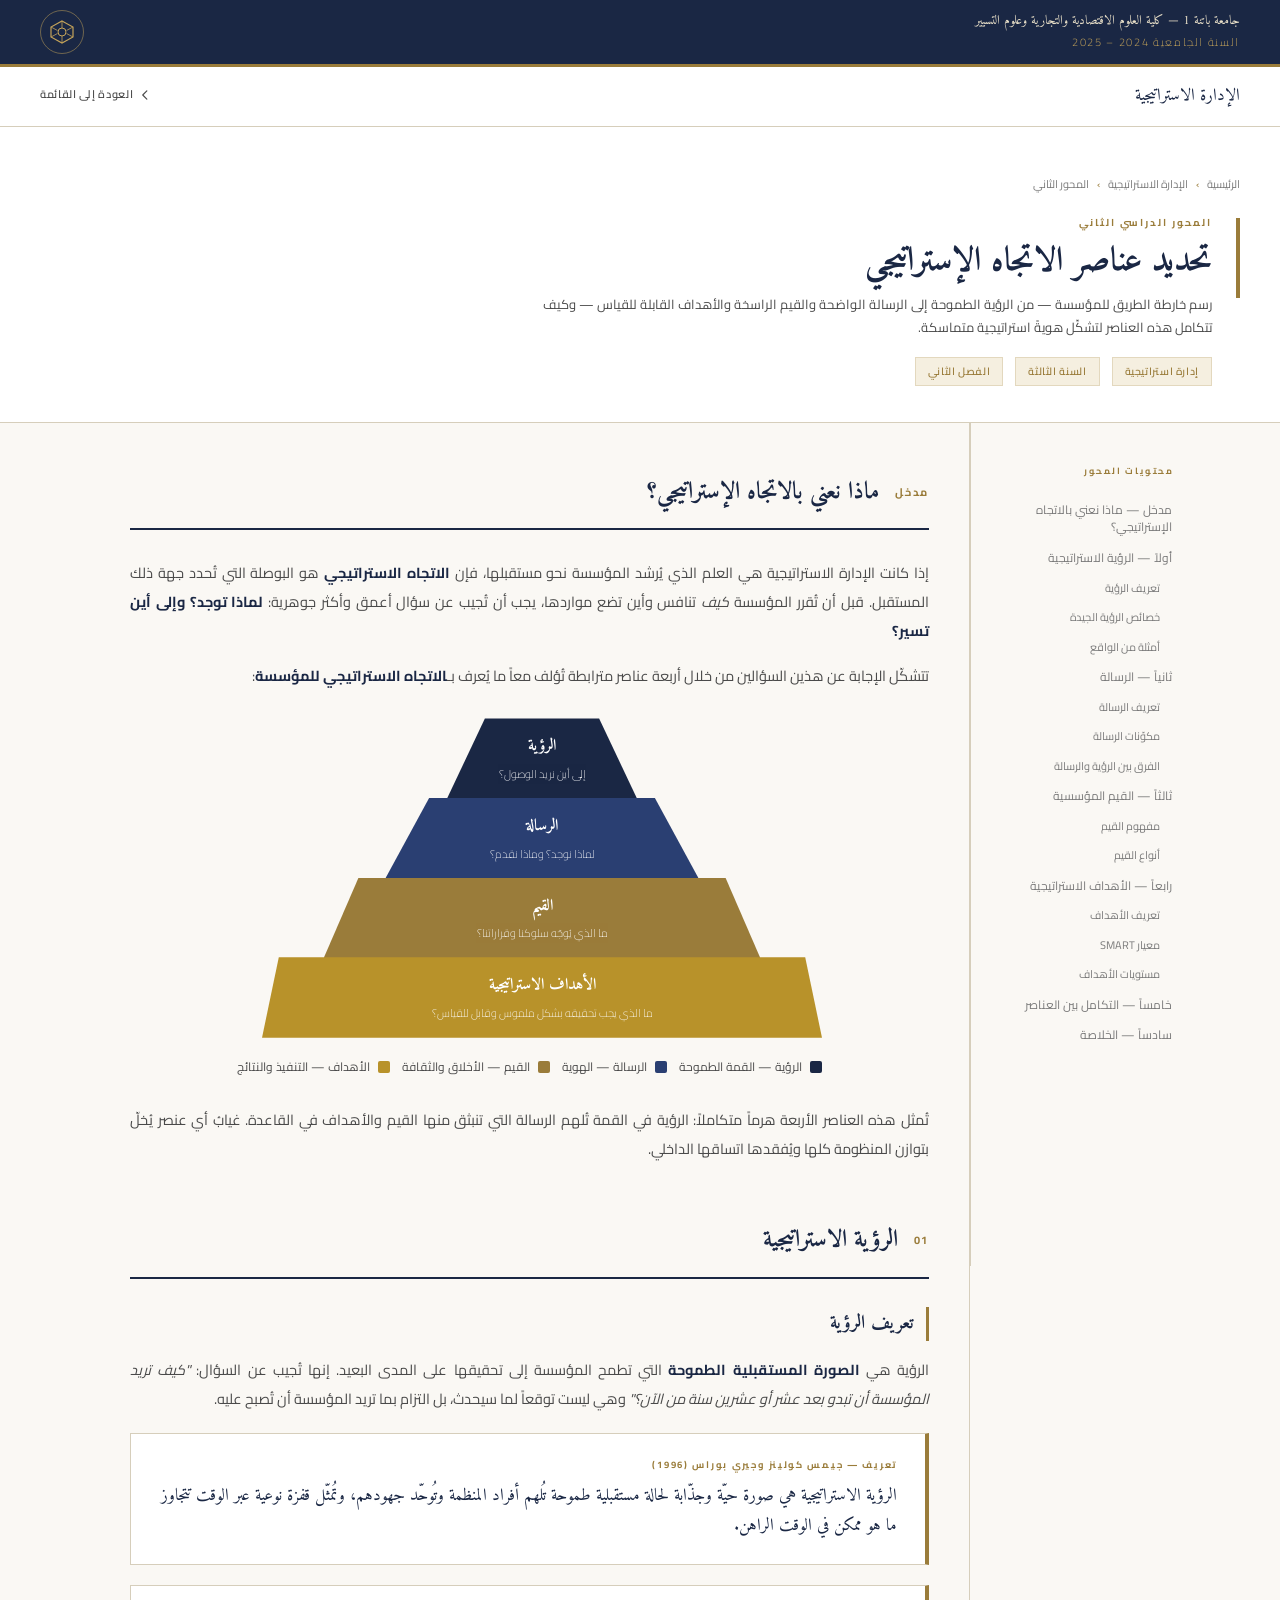
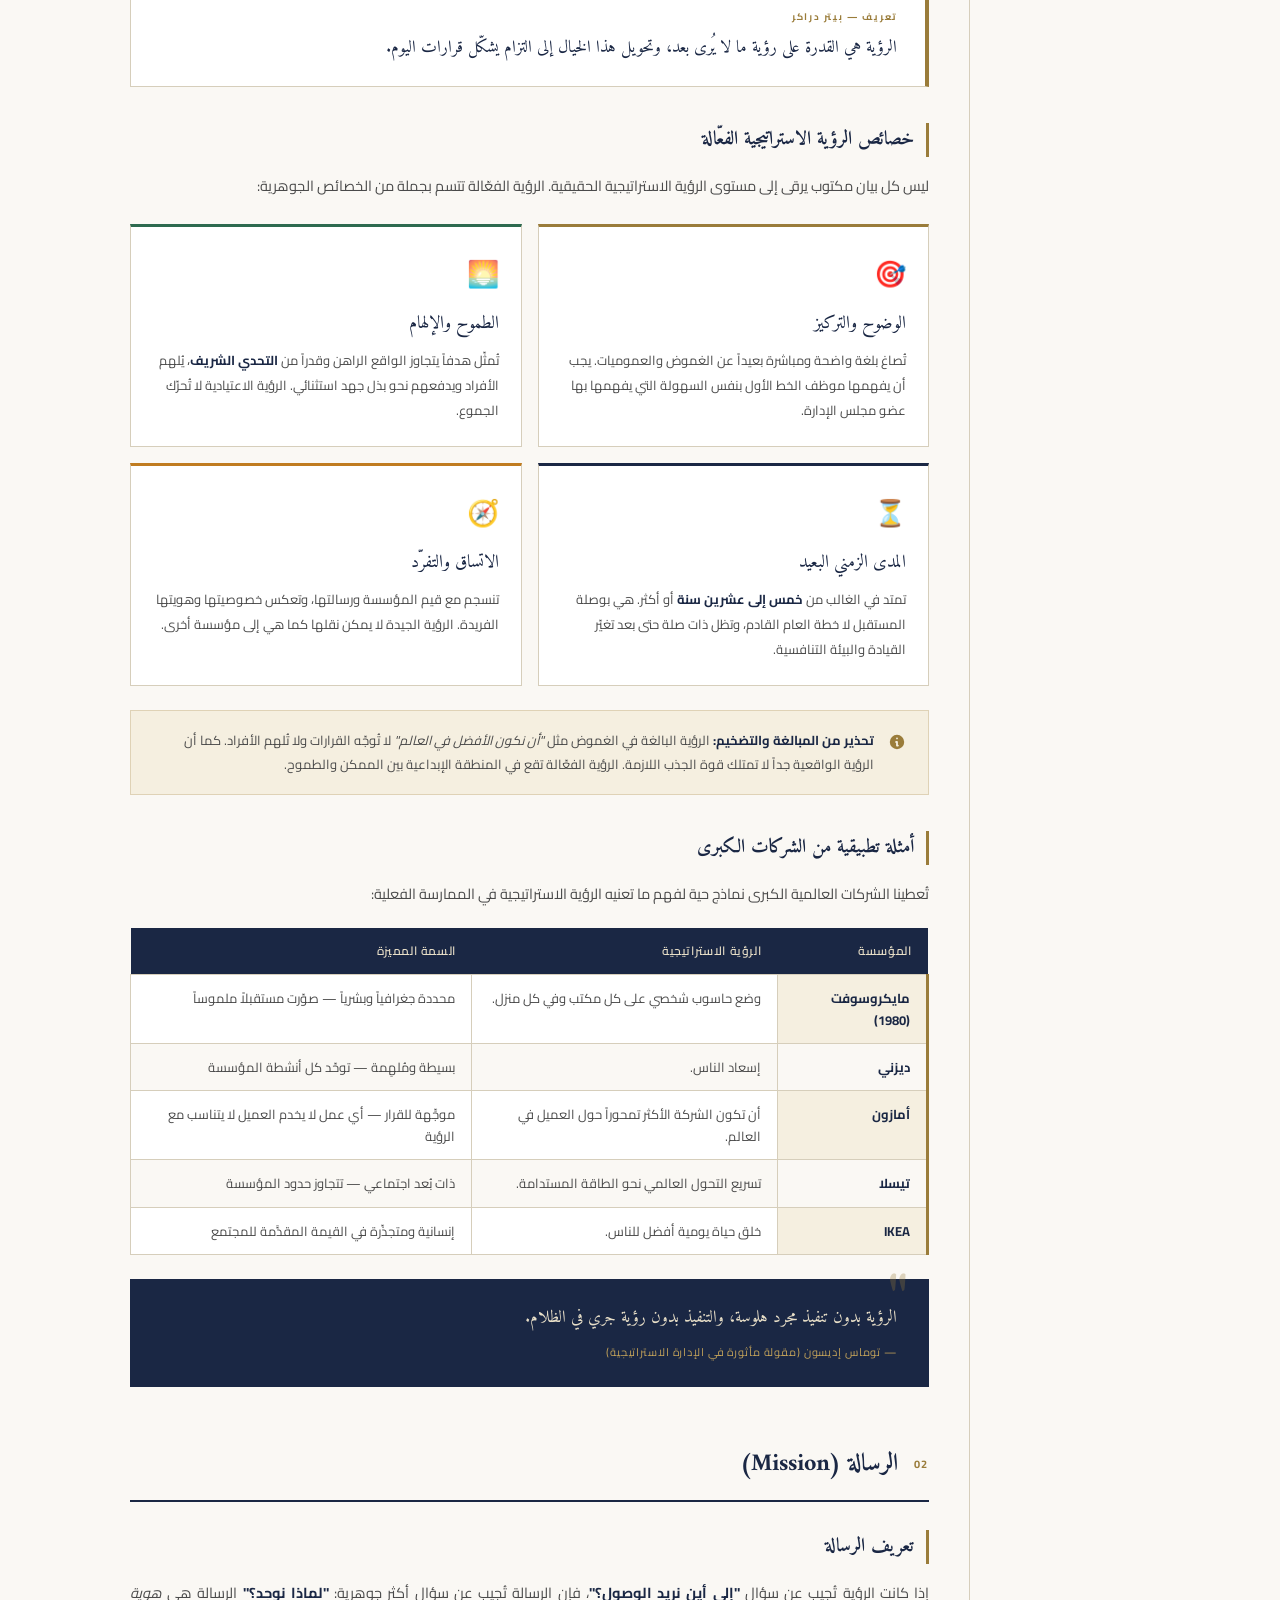
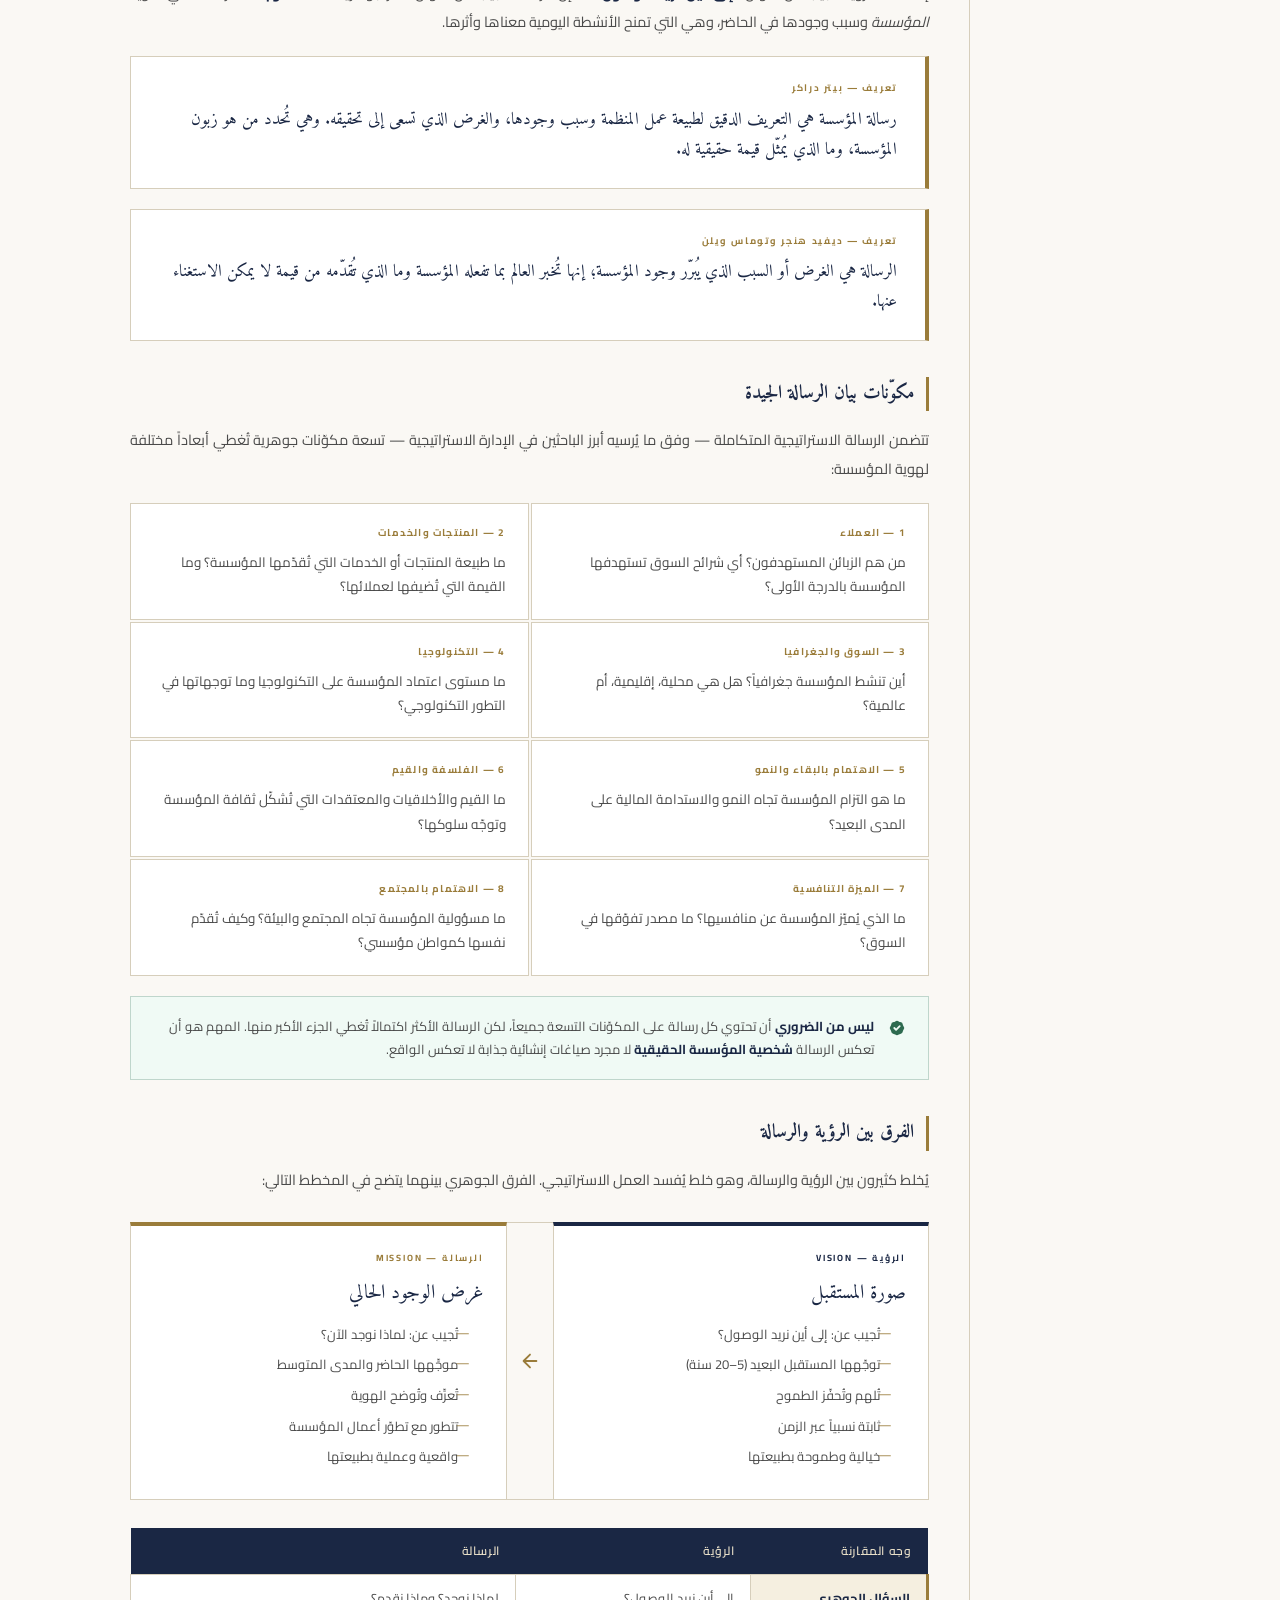
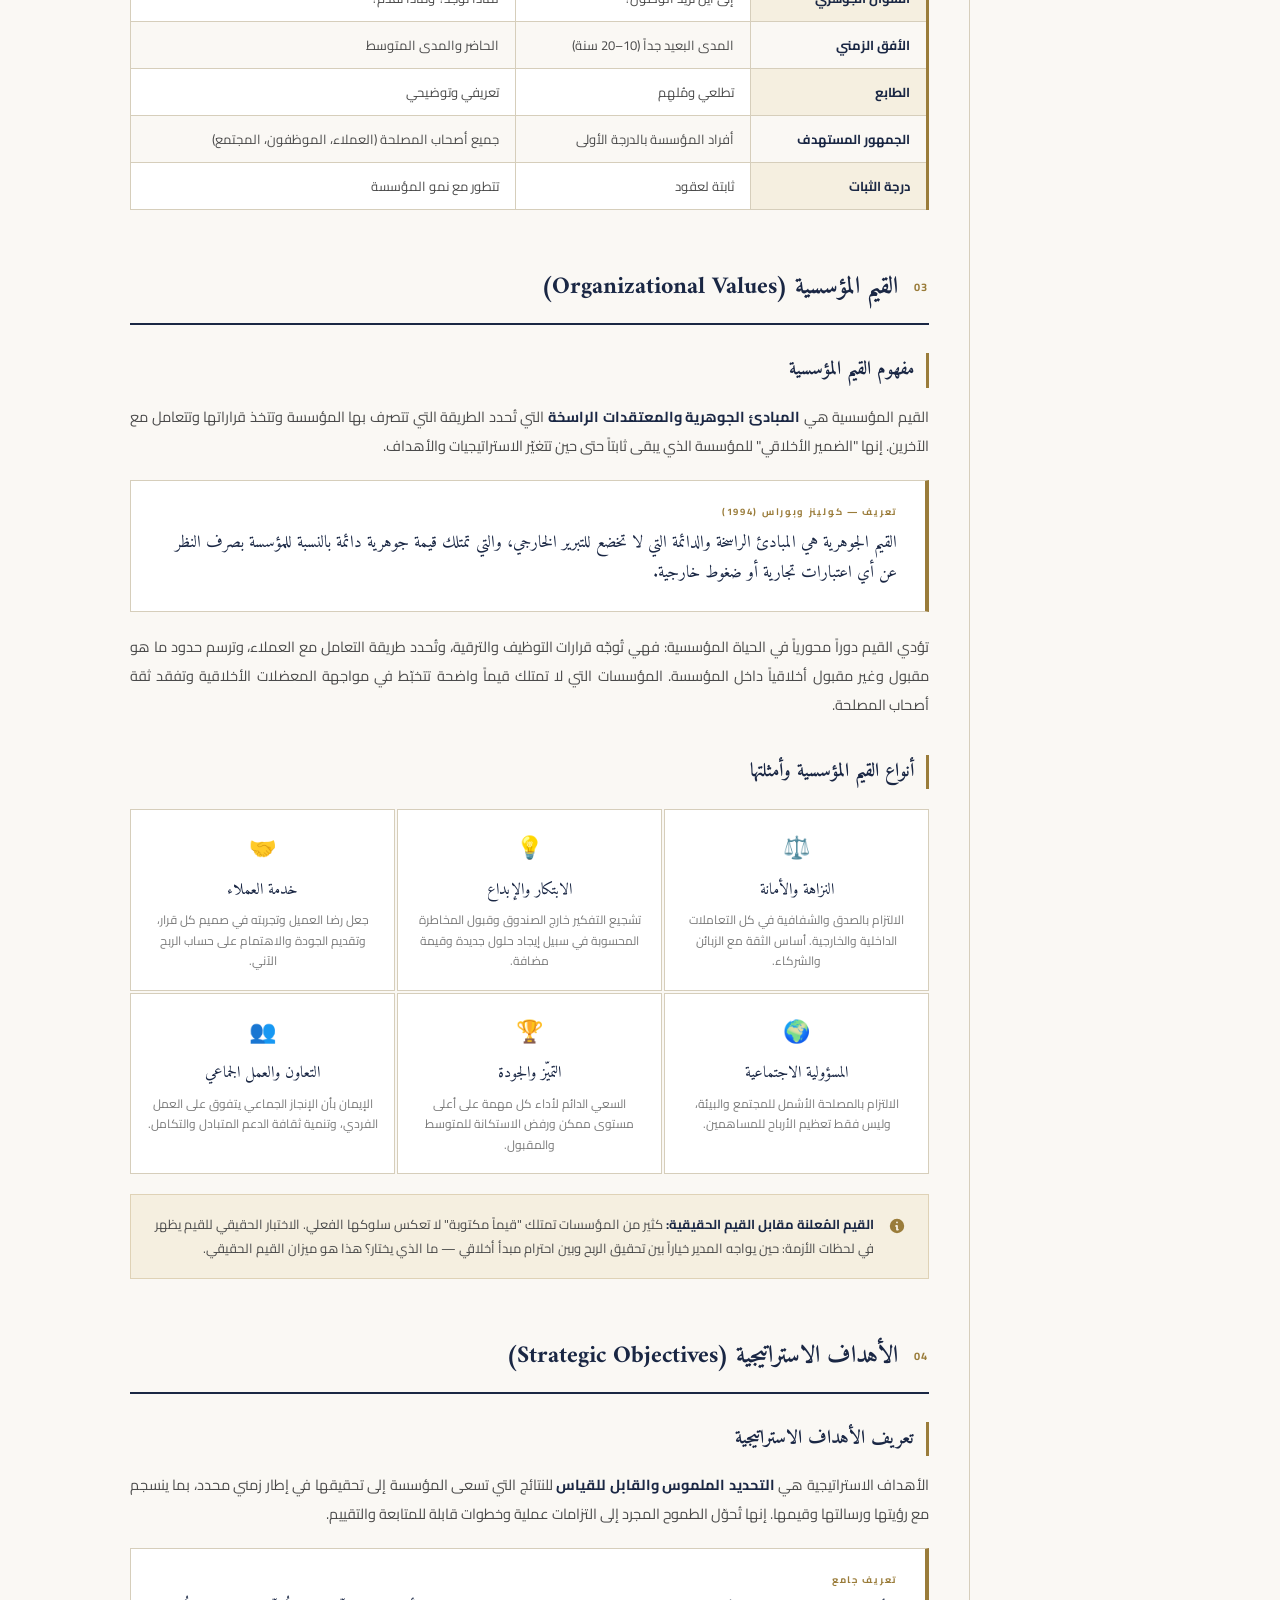
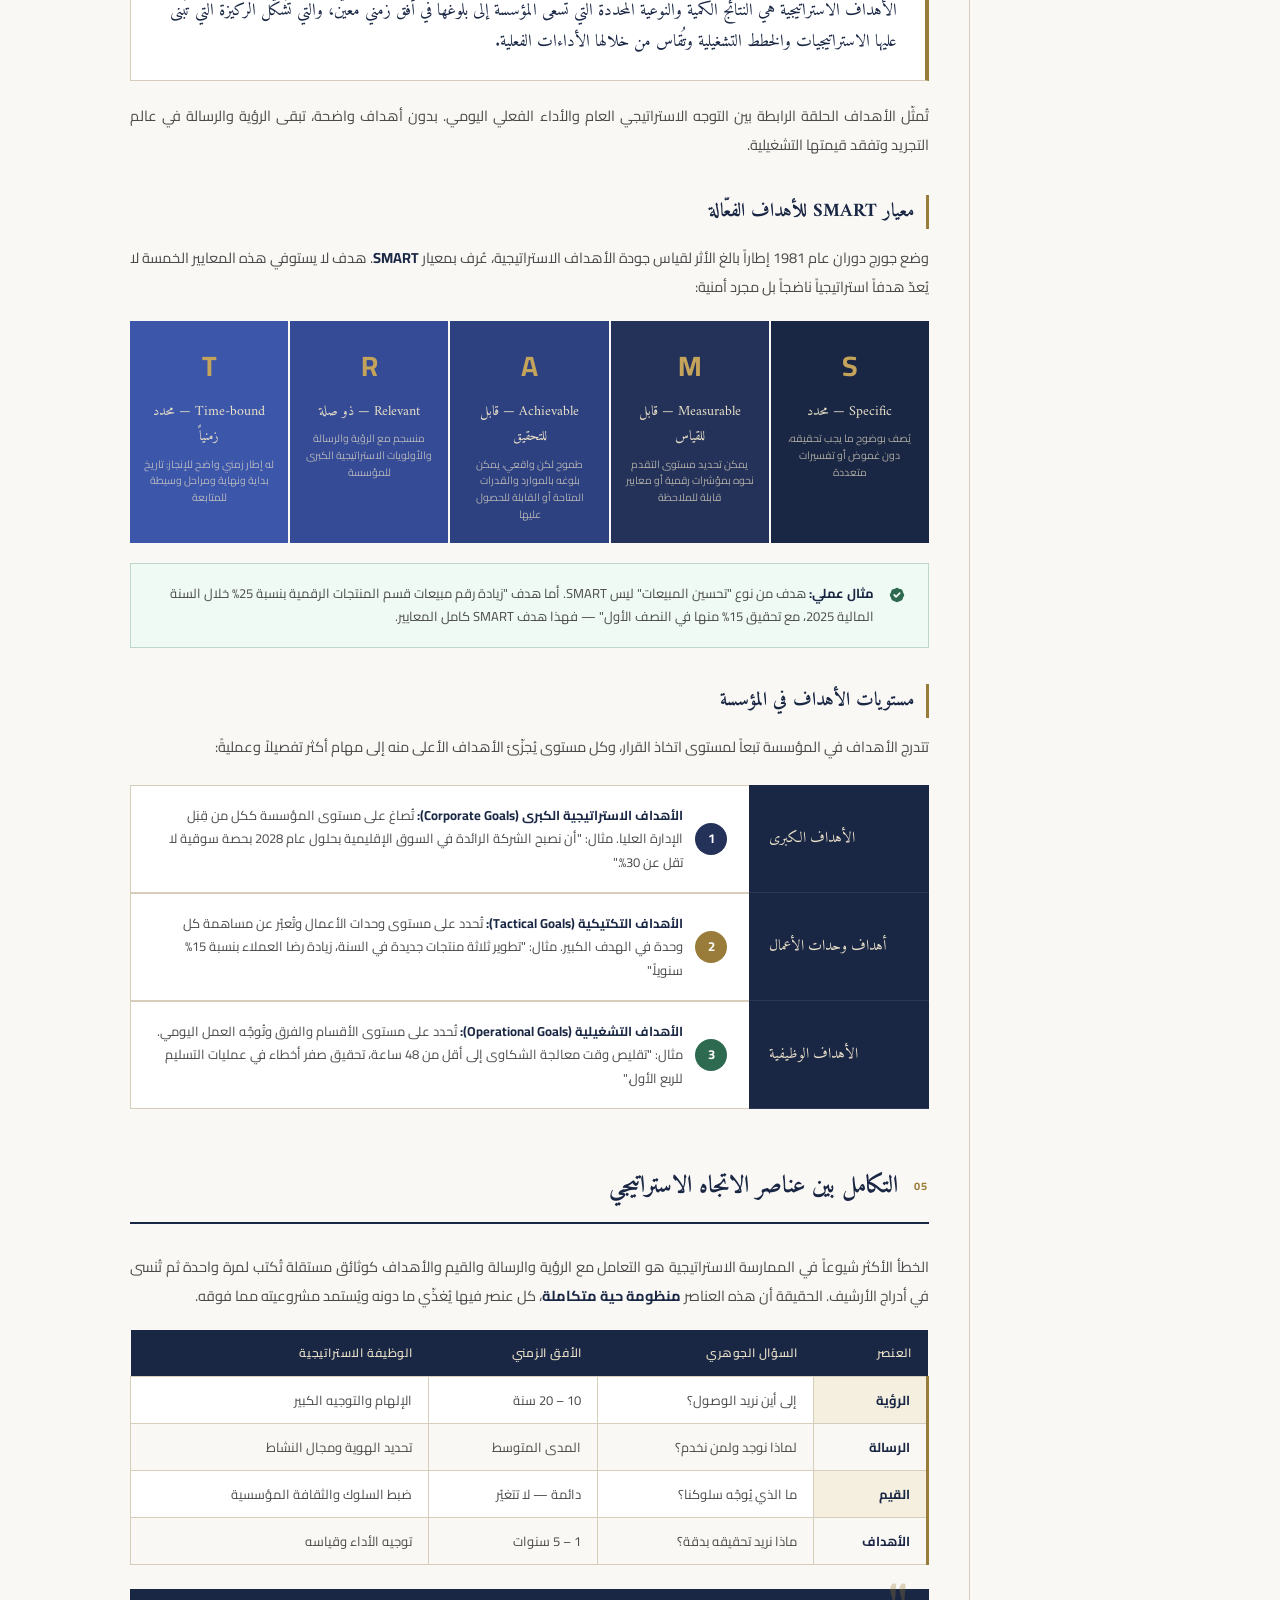
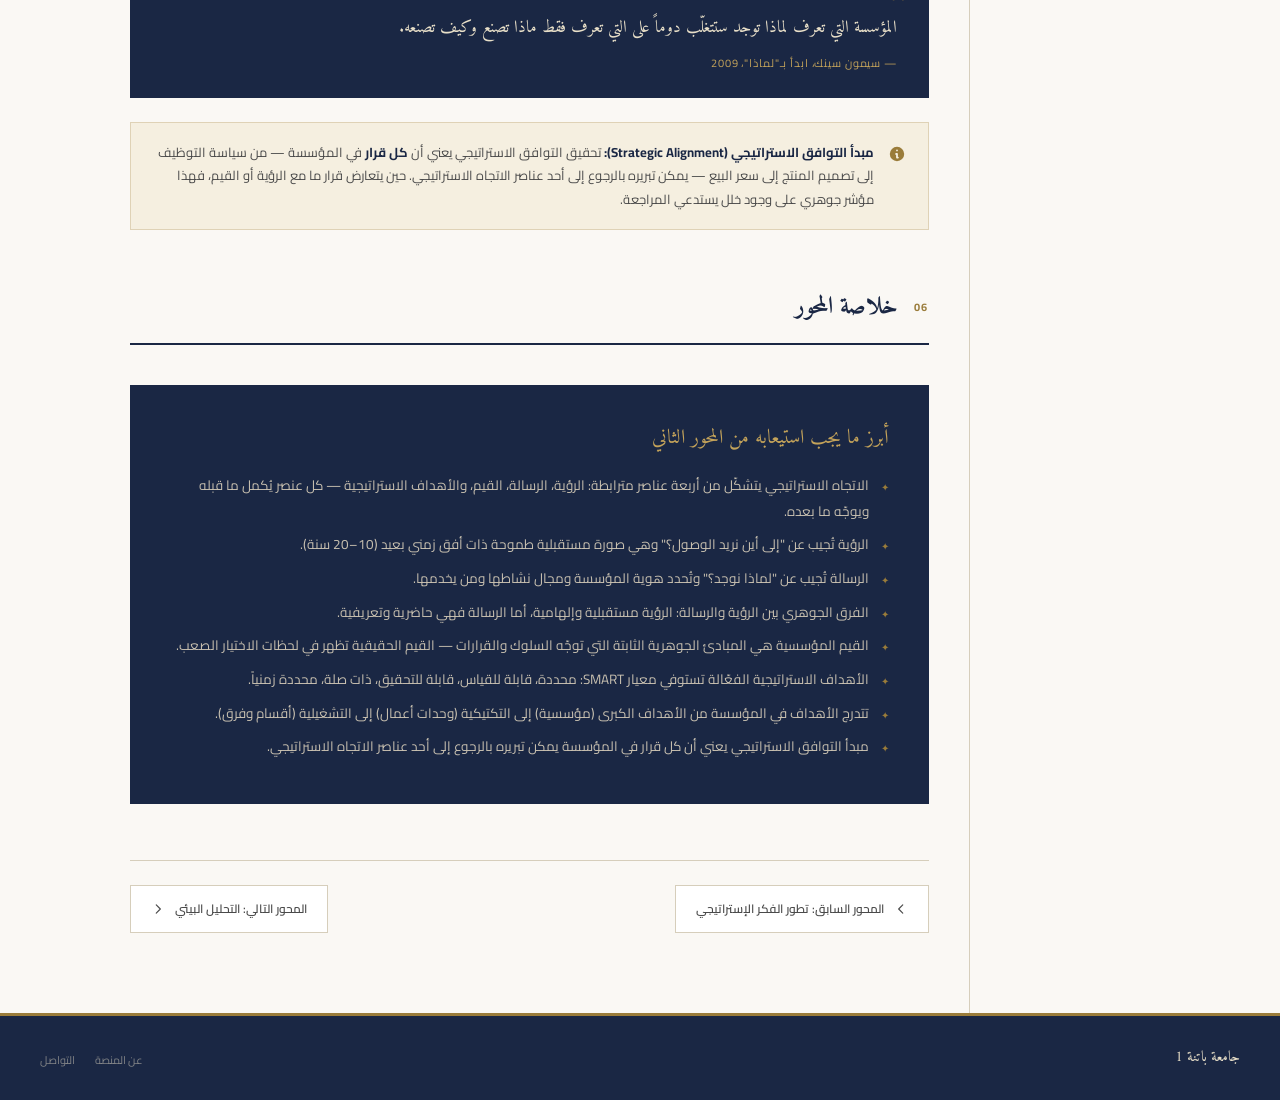
<file: subjects/strategic-management/lessons/lesson-2.html>
<!DOCTYPE html>
<html lang="ar" dir="rtl">
<head>
<meta charset="UTF-8">
<meta name="viewport" content="width=device-width, initial-scale=1.0">
<title>المحور الثاني: تحديد عناصر الاتجاه الإستراتيجي — جامعة باتنة 1</title>
<link href="https://fonts.googleapis.com/css2?family=Amiri:wght@400;700&family=Cairo:wght@300;400;600;700&display=swap" rel="stylesheet">
<style>
  *, *::before, *::after { box-sizing: border-box; margin: 0; padding: 0; }
  :root {
    --navy: #1a2744;
    --navy-mid: #243259;
    --gold: #9a7c3a;
    --gold-light: #c4a35a;
    --gold-pale: #f5efe0;
    --cream: #faf8f4;
    --ink: #1c1c1c;
    --ink-mid: #4a4a4a;
    --ink-light: #7a7a7a;
    --rule: #d6cebb;
    --white: #ffffff;
    --green: #2d6a4f;
    --green-pale: #f0faf5;
  }

  body { font-family: 'Cairo', sans-serif; background: var(--cream); color: var(--ink); direction: rtl; line-height: 1.8; }
  /* ===== INSTITUTION BAR ===== */
  .institution-bar { background: var(--navy); padding: 10px 40px; display: flex; align-items: center; justify-content: space-between; border-bottom: 3px solid var(--gold); }
  .inst-name { font-family: 'Amiri', serif; color: #e8dfc8; font-size: 13px; line-height: 1.5; }
  .inst-year { color: var(--gold-light); font-size: 11px; font-weight: 300; letter-spacing: 0.15em; margin-top: 2px; }
  .emblem { width: 44px; height: 44px; border: 1.5px solid rgba(196,163,90,0.5); border-radius: 50%; display: flex; align-items: center; justify-content: center; flex-shrink: 0; }

  /* ===== NAV ===== */
  nav { background: var(--white); border-bottom: 1px solid var(--rule); padding: 0 40px; display: flex; align-items: center; justify-content: space-between; position: sticky; top: 0; z-index: 50; }
  .nav-brand { font-family: 'Amiri', serif; font-size: 17px; color: var(--navy); text-decoration: none; padding: 14px 0; }
  .nav-back { display: flex; align-items: center; gap: 8px; font-size: 11px; font-weight: 600; color: var(--ink-mid); text-decoration: none; letter-spacing: 0.06em; padding: 14px 0; border-bottom: 2px solid transparent; transition: color 0.2s, border-color 0.2s; }
  .nav-back:hover { color: var(--gold); border-bottom-color: var(--gold); }
  .nav-back svg { width: 14px; height: 14px; }

  /* ===== PAGE HEADER ===== */
  .page-header { background: var(--white); border-bottom: 1px solid var(--rule); padding: 48px 40px 36px; }
  .breadcrumb { display: flex; align-items: center; gap: 8px; font-size: 11px; color: var(--ink-light); margin-bottom: 20px; }
  .breadcrumb a { color: var(--ink-light); text-decoration: none; } .breadcrumb a:hover { color: var(--gold); }
  .breadcrumb span { color: var(--gold); }
  .page-title-block { display: flex; align-items: flex-start; gap: 24px; }
  .title-rule { width: 4px; min-height: 80px; background: var(--gold); flex-shrink: 0; margin-top: 4px; }
  .lesson-tag { font-size: 10px; font-weight: 700; letter-spacing: 0.2em; color: var(--gold); text-transform: uppercase; margin-bottom: 8px; }
  .page-title { font-family: 'Amiri', serif; font-size: 34px; font-weight: 700; color: var(--navy); line-height: 1.3; margin-bottom: 8px; }
  .page-desc { font-size: 13px; color: var(--ink-mid); line-height: 1.8; max-width: 680px; }
  .meta-tags { display: flex; gap: 12px; margin-top: 18px; flex-wrap: wrap; }
  .meta-tag { padding: 4px 12px; background: var(--gold-pale); border: 1px solid rgba(154,124,58,0.2); font-size: 10.5px; font-weight: 600; color: var(--gold); letter-spacing: 0.06em; }

  /* ===== LAYOUT ===== */
  .page-layout { display: grid; grid-template-columns: 220px 1fr; gap: 0; max-width: 1100px; margin: 0 auto; }

  /* ===== SIDEBAR TOC ===== */
  .toc-sidebar { padding: 40px 0 40px 24px; border-left: 1px solid var(--rule); position: sticky; top: 57px; height: calc(100vh - 57px); overflow-y: auto; }
  .toc-title { font-size: 9px; font-weight: 700; letter-spacing: 0.2em; color: var(--gold); text-transform: uppercase; margin-bottom: 16px; padding-right: 16px; }
  .toc-list { list-style: none; }
  .toc-list li a { display: block; padding: 7px 16px; font-size: 12px; color: var(--ink-light); text-decoration: none; border-right: 2px solid transparent; transition: all 0.2s; line-height: 1.4; }
  .toc-list li a:hover { color: var(--navy); border-right-color: var(--gold); background: var(--gold-pale); }
  .toc-list li a.active { color: var(--navy); border-right-color: var(--gold); font-weight: 700; }
  .toc-list .toc-sub a { padding-right: 28px; font-size: 11px; }

  /* ===== CONTENT ===== */
  .lesson-content { padding: 48px 40px 80px; border-right: 1px solid var(--rule); }

  .section-block { margin-bottom: 56px; }
  .section-header { display: flex; align-items: center; gap: 16px; margin-bottom: 28px; padding-bottom: 14px; border-bottom: 2px solid var(--navy); }
  .section-num { font-family: 'Cairo', sans-serif; font-size: 11px; font-weight: 700; color: var(--gold); letter-spacing: 0.15em; flex-shrink: 0; }
  .section-title { font-family: 'Amiri', serif; font-size: 24px; color: var(--navy); }

  .subsection { margin-bottom: 36px; }
  .subsection-title { font-family: 'Amiri', serif; font-size: 19px; color: var(--navy); margin-bottom: 14px; padding-right: 12px; border-right: 3px solid var(--gold); }

  .body-text { font-size: 14.5px; color: var(--ink-mid); line-height: 2; margin-bottom: 16px; text-align: justify; }
  .body-text strong { color: var(--navy); font-weight: 700; }

  .def-box { background: var(--white); border: 1px solid var(--rule); border-right: 4px solid var(--gold); padding: 22px 28px; margin: 20px 0; }
  .def-label { font-size: 9.5px; font-weight: 700; letter-spacing: 0.18em; color: var(--gold); text-transform: uppercase; margin-bottom: 8px; }
  .def-text { font-family: 'Amiri', serif; font-size: 17px; color: var(--navy); line-height: 1.8; }

  .quote-box { background: var(--navy); padding: 24px 32px; margin: 24px 0; position: relative; }
  .quote-box::before { content: '"'; position: absolute; top: -10px; right: 20px; font-family: 'Amiri', serif; font-size: 80px; color: var(--gold); opacity: 0.3; line-height: 1; }
  .quote-text { font-family: 'Amiri', serif; font-size: 17px; color: #e8dfc8; line-height: 1.8; position: relative; z-index: 1; }
  .quote-source { font-size: 11px; color: var(--gold-light); margin-top: 10px; letter-spacing: 0.08em; }

  .info-grid { display: grid; grid-template-columns: 1fr 1fr; gap: 2px; margin: 20px 0; }
  .info-cell { background: var(--white); border: 1px solid var(--rule); padding: 20px 22px; }
  .info-cell-label { font-size: 10px; font-weight: 700; color: var(--gold); letter-spacing: 0.12em; text-transform: uppercase; margin-bottom: 8px; }
  .info-cell-text { font-size: 13.5px; color: var(--ink-mid); line-height: 1.8; }
  .info-cell-text strong { color: var(--navy); }

  /* Pyramid visual */
  .pyramid-wrap { display: flex; justify-content: center; margin: 28px 0; }
  .pyramid { display: flex; flex-direction: column; align-items: center; gap: 0; width: 100%; max-width: 560px; }
  .pyramid-level { display: flex; align-items: center; justify-content: center; text-align: center; color: #fff; font-family: 'Amiri', serif; transition: filter 0.2s; cursor: default; position: relative; }
  .pyramid-level:hover { filter: brightness(1.1); }
  .pyramid-level-inner { padding: 14px 20px; width: 100%; }
  .pyr-label { font-size: 16px; font-weight: 700; }
  .pyr-sub { font-size: 11px; opacity: 0.85; margin-top: 4px; font-family: 'Cairo', sans-serif; font-weight: 300; }
  .pyr-1 { background: var(--navy); clip-path: polygon(20% 0%, 80% 0%, 100% 100%, 0% 100%); width: 34%; min-height: 70px; }
  .pyr-2 { background: #2a3f72; clip-path: polygon(14% 0%, 86% 0%, 100% 100%, 0% 100%); width: 56%; min-height: 70px; margin-top: -1px; }
  .pyr-3 { background: var(--gold); clip-path: polygon(8% 0%, 92% 0%, 100% 100%, 0% 100%); width: 78%; min-height: 70px; margin-top: -1px; }
  .pyr-4 { background: #b8922a; clip-path: polygon(3% 0%, 97% 0%, 100% 100%, 0% 100%); width: 100%; min-height: 70px; margin-top: -1px; }
  .pyramid-legend { display: flex; flex-wrap: wrap; gap: 12px; justify-content: center; margin-top: 18px; }
  .pyr-legend-item { display: flex; align-items: center; gap: 8px; font-size: 12px; color: var(--ink-mid); }
  .pyr-dot { width: 12px; height: 12px; border-radius: 2px; flex-shrink: 0; }

  /* Element cards */
  .element-cards { display: grid; grid-template-columns: 1fr 1fr; gap: 16px; margin: 24px 0; }
  .element-card { background: var(--white); border: 1px solid var(--rule); border-top: 3px solid var(--gold); padding: 24px 22px; }
  .element-card.green-top { border-top-color: var(--green); }
  .element-card.navy-top { border-top-color: var(--navy); }
  .element-card.amber-top { border-top-color: #c07c20; }
  .element-card-icon { font-size: 26px; margin-bottom: 10px; }
  .element-card-title { font-family: 'Amiri', serif; font-size: 18px; color: var(--navy); margin-bottom: 8px; }
  .element-card-body { font-size: 13px; color: var(--ink-mid); line-height: 1.9; }
  .element-card-body strong { color: var(--navy); }

  /* Comparison table */
  .compare-table { width: 100%; border-collapse: collapse; margin: 20px 0; font-size: 13px; }
  .compare-table th { background: var(--navy); color: #e8dfc8; padding: 12px 16px; text-align: right; font-weight: 600; font-size: 12px; letter-spacing: 0.05em; }
  .compare-table td { padding: 12px 16px; border: 1px solid var(--rule); color: var(--ink-mid); vertical-align: top; line-height: 1.7; background: var(--white); }
  .compare-table tr:nth-child(even) td { background: var(--cream); }
  .compare-table td:first-child { font-weight: 700; color: var(--navy); background: var(--gold-pale); border-right: 3px solid var(--gold); }

  /* Note box */
  .note-box { background: var(--gold-pale); border: 1px solid rgba(154,124,58,0.25); padding: 18px 22px; margin: 20px 0; display: flex; gap: 14px; align-items: flex-start; }
  .note-icon { flex-shrink: 0; color: var(--gold); margin-top: 2px; }
  .note-icon svg { width: 18px; height: 18px; }
  .note-text { font-size: 13px; color: var(--ink-mid); line-height: 1.8; }
  .note-text strong { color: var(--navy); }

  /* Green note */
  .note-box.green { background: var(--green-pale); border-color: rgba(45,106,79,0.25); }
  .note-box.green .note-icon { color: var(--green); }

  /* Vision-Mission visual */
  .vm-diagram { display: grid; grid-template-columns: 1fr auto 1fr; gap: 0; align-items: stretch; margin: 28px 0; }
  .vm-box { background: var(--white); border: 1px solid var(--rule); padding: 24px 22px; }
  .vm-box.vision { border-top: 4px solid var(--navy); }
  .vm-box.mission { border-top: 4px solid var(--gold); }
  .vm-box-tag { font-size: 9px; font-weight: 700; letter-spacing: 0.2em; margin-bottom: 10px; text-transform: uppercase; }
  .vm-box.vision .vm-box-tag { color: var(--navy); }
  .vm-box.mission .vm-box-tag { color: var(--gold); }
  .vm-box-title { font-family: 'Amiri', serif; font-size: 20px; color: var(--navy); margin-bottom: 10px; }
  .vm-box-text { font-size: 13px; color: var(--ink-mid); line-height: 1.9; }
  .vm-box-text ul { padding-right: 14px; margin-top: 8px; list-style: none; }
  .vm-box-text ul li { padding-right: 12px; position: relative; margin-bottom: 6px; }
  .vm-box-text ul li::before { content: '—'; position: absolute; right: 0; color: var(--gold); font-size: 12px; }
  .vm-arrow { display: flex; align-items: center; justify-content: center; padding: 0 12px; background: var(--cream); border-top: 1px solid var(--rule); border-bottom: 1px solid var(--rule); }
  .vm-arrow svg { width: 22px; height: 22px; color: var(--gold); }

  /* Values list */
  .values-grid { display: grid; grid-template-columns: 1fr 1fr 1fr; gap: 2px; margin: 20px 0; }
  .value-item { background: var(--white); border: 1px solid var(--rule); padding: 18px 16px; text-align: center; }
  .value-item-icon { font-size: 22px; margin-bottom: 8px; }
  .value-item-name { font-family: 'Amiri', serif; font-size: 16px; color: var(--navy); margin-bottom: 6px; }
  .value-item-desc { font-size: 12px; color: var(--ink-light); line-height: 1.7; }

  /* Objectives diagram */
  .smart-grid { display: grid; grid-template-columns: repeat(5, 1fr); gap: 2px; margin: 20px 0; }
  .smart-cell { background: var(--navy); padding: 20px 14px; text-align: center; }
  .smart-cell:nth-child(2) { background: var(--navy-mid); }
  .smart-cell:nth-child(3) { background: #2d4080; }
  .smart-cell:nth-child(4) { background: #354b96; }
  .smart-cell:nth-child(5) { background: #3c56aa; }
  .smart-letter { font-family: 'Cairo', sans-serif; font-size: 28px; font-weight: 700; color: var(--gold-light); margin-bottom: 8px; }
  .smart-word { font-family: 'Amiri', serif; font-size: 14px; color: #e8dfc8; margin-bottom: 6px; }
  .smart-desc { font-size: 10.5px; color: rgba(232,223,200,0.7); line-height: 1.6; }

  /* Levels diagram */
  .levels-flow { display: flex; flex-direction: column; gap: 0; margin: 24px 0; }
  .level-row { display: grid; grid-template-columns: 180px 1fr; gap: 0; }
  .level-label { background: var(--navy); padding: 18px 20px; display: flex; align-items: center; justify-content: flex-end; border-bottom: 1px solid rgba(255,255,255,0.08); }
  .level-label span { font-family: 'Amiri', serif; font-size: 15px; color: #e8dfc8; text-align: left; }
  .level-content { background: var(--white); border: 1px solid var(--rule); border-right: none; padding: 18px 22px; display: flex; align-items: center; gap: 12px; }
  .level-content-inner { font-size: 13px; color: var(--ink-mid); line-height: 1.8; }
  .level-content-inner strong { color: var(--navy); }
  .level-badge { flex-shrink: 0; width: 32px; height: 32px; border-radius: 50%; display: flex; align-items: center; justify-content: center; font-size: 13px; font-weight: 700; color: #fff; }
  .badge-gold { background: var(--gold); }
  .badge-navy { background: var(--navy-mid); }
  .badge-green { background: var(--green); }

  /* Summary box */
  .summary-box { background: var(--navy); padding: 36px 40px; margin: 40px 0 0; }
  .summary-title { font-family: 'Amiri', serif; font-size: 20px; color: var(--gold-light); margin-bottom: 16px; }
  .summary-points { list-style: none; }
  .summary-points li { font-size: 13.5px; color: #c8c0b0; line-height: 1.9; padding-right: 20px; position: relative; margin-bottom: 8px; }
  .summary-points li::before { content: '✦'; position: absolute; right: 0; color: var(--gold); font-size: 10px; top: 5px; }

  /* Nav between lessons */
  .lesson-nav { display: flex; justify-content: space-between; margin-top: 48px; padding-top: 24px; border-top: 1px solid var(--rule); }
  .lesson-nav-btn { display: flex; align-items: center; gap: 10px; padding: 12px 20px; background: var(--white); border: 1px solid var(--rule); text-decoration: none; color: var(--ink-mid); font-size: 12px; font-weight: 600; transition: all 0.2s; }
  .lesson-nav-btn:hover { border-color: var(--gold); color: var(--navy); }
  .lesson-nav-btn svg { width: 14px; height: 14px; }

  /* Divider */
  .section-divider { border: none; border-top: 1px solid var(--rule); margin: 32px 0; }

  footer { background: var(--navy); border-top: 3px solid var(--gold); padding: 28px 40px; display: flex; align-items: center; justify-content: space-between; }
  .footer-brand { font-family: 'Amiri', serif; color: #e8dfc8; font-size: 15px; }
  .footer-links { display: flex; gap: 20px; list-style: none; }
  .footer-links a { font-size: 11px; color: rgba(232,223,200,0.5); text-decoration: none; transition: color 0.2s; }
  .footer-links a:hover { color: var(--gold-light); }

  @media (max-width: 768px) {
    .institution-bar, nav, .page-header, .lesson-content, footer { padding-left: 20px; padding-right: 20px; }
    .page-layout { grid-template-columns: 1fr; }
    .toc-sidebar { display: none; }
    .page-title { font-size: 26px; }
    .info-grid, .element-cards, .values-grid, .smart-grid { grid-template-columns: 1fr; }
    .vm-diagram { grid-template-columns: 1fr; }
    .vm-arrow { display: none; }
    .pyr-1 { width: 50%; }
    .pyr-2 { width: 70%; }
    .pyr-3 { width: 86%; }
    .pyr-4 { width: 100%; }
    .level-row { grid-template-columns: 130px 1fr; }
  }
</style>
</head>
<body>

<!-- Institution Bar -->
<div class="institution-bar">
  <div>
    <div class="inst-name">جامعة باتنة 1 — كلية العلوم الاقتصادية والتجارية وعلوم التسيير</div>
    <div class="inst-year">السنة الجامعية 2024 – 2025</div>
  </div>
  <div class="emblem">
    <svg width="26" height="26" viewBox="0 0 26 26" fill="none">
      <polygon points="13,2 24,8 24,18 13,24 2,18 2,8" stroke="#c4a35a" stroke-width="1.2" fill="none"/>
      <circle cx="13" cy="13" r="4" stroke="#c4a35a" stroke-width="1" fill="none"/>
      <line x1="13" y1="2" x2="13" y2="9" stroke="#c4a35a" stroke-width="0.8"/>
      <line x1="13" y1="17" x2="13" y2="24" stroke="#c4a35a" stroke-width="0.8"/>
      <line x1="2" y1="8" x2="8.5" y2="11.5" stroke="#c4a35a" stroke-width="0.8"/>
      <line x1="17.5" y1="14.5" x2="24" y2="18" stroke="#c4a35a" stroke-width="0.8"/>
      <line x1="24" y1="8" x2="17.5" y2="11.5" stroke="#c4a35a" stroke-width="0.8"/>
      <line x1="8.5" y1="14.5" x2="2" y2="18" stroke="#c4a35a" stroke-width="0.8"/>
    </svg>
  </div>
</div>

<!-- Nav -->
<nav>
  <a href="../../../index.html" class="nav-brand">الإدارة الاستراتيجية</a>
  <a href="../../../index.html" class="nav-back">
    <svg viewBox="0 0 24 24" fill="none" stroke="currentColor" stroke-width="2"><path stroke-linecap="round" stroke-linejoin="round" d="M10 19l-7-7 7-7"/></svg>
    العودة إلى القائمة
  </a>
</nav>

<!-- Page Header -->
<div class="page-header">
  <div class="breadcrumb">
    <a href="../../../index.html">الرئيسية</a>
    <span>›</span>
    <a href="../../../index.html">الإدارة الاستراتيجية</a>
    <span>›</span>
    المحور الثاني
  </div>
  <div class="page-title-block">
    <div class="title-rule"></div>
    <div>
      <div class="lesson-tag">المحور الدراسي الثاني</div>
      <h1 class="page-title">تحديد عناصر الاتجاه الإستراتيجي</h1>
      <p class="page-desc">رسم خارطة الطريق للمؤسسة — من الرؤية الطموحة إلى الرسالة الواضحة والقيم الراسخة والأهداف القابلة للقياس — وكيف تتكامل هذه العناصر لتشكّل هويةً استراتيجية متماسكة.</p>
      <div class="meta-tags">
        <span class="meta-tag">إدارة استراتيجية</span>
        <span class="meta-tag">السنة الثالثة</span>
        <span class="meta-tag">الفصل الثاني</span>
      </div>
    </div>
  </div>
</div>

<!-- Page Layout -->
<div class="page-layout">

  <!-- TOC Sidebar -->
  <aside class="toc-sidebar">
    <div class="toc-title">محتويات المحور</div>
    <ul class="toc-list">
      <li><a href="#section-0">مدخل — ماذا نعني بالاتجاه الإستراتيجي؟</a></li>
      <li><a href="#section-1">أولاً — الرؤية الاستراتيجية</a></li>
      <li class="toc-sub"><a href="#s1-tarif">تعريف الرؤية</a></li>
      <li class="toc-sub"><a href="#s1-khasal">خصائص الرؤية الجيدة</a></li>
      <li class="toc-sub"><a href="#s1-amthila">أمثلة من الواقع</a></li>
      <li><a href="#section-2">ثانياً — الرسالة</a></li>
      <li class="toc-sub"><a href="#s2-tarif">تعريف الرسالة</a></li>
      <li class="toc-sub"><a href="#s2-mukawinat">مكوّنات الرسالة</a></li>
      <li class="toc-sub"><a href="#s2-farq">الفرق بين الرؤية والرسالة</a></li>
      <li><a href="#section-3">ثالثاً — القيم المؤسسية</a></li>
      <li class="toc-sub"><a href="#s3-tarif">مفهوم القيم</a></li>
      <li class="toc-sub"><a href="#s3-anwaa">أنواع القيم</a></li>
      <li><a href="#section-4">رابعاً — الأهداف الاستراتيجية</a></li>
      <li class="toc-sub"><a href="#s4-tarif">تعريف الأهداف</a></li>
      <li class="toc-sub"><a href="#s4-smart">معيار SMART</a></li>
      <li class="toc-sub"><a href="#s4-mustawayat">مستويات الأهداف</a></li>
      <li><a href="#section-5">خامساً — التكامل بين العناصر</a></li>
      <li><a href="#section-6">سادساً — الخلاصة</a></li>
    </ul>
  </aside>

  <!-- Main Content -->
  <main class="lesson-content">

    <!-- =================== INTRO =================== -->
    <div class="section-block" id="section-0">
      <div class="section-header">
        <span class="section-num">مدخل</span>
        <h2 class="section-title">ماذا نعني بالاتجاه الإستراتيجي؟</h2>
      </div>

      <p class="body-text">
        إذا كانت الإدارة الاستراتيجية هي العلم الذي يُرشد المؤسسة نحو مستقبلها، فإن <strong>الاتجاه الاستراتيجي</strong> هو البوصلة التي تُحدد جهة ذلك المستقبل. قبل أن تُقرر المؤسسة <em>كيف</em> تنافس وأين تضع مواردها، يجب أن تُجيب عن سؤال أعمق وأكثر جوهرية: <strong>لماذا توجد؟ وإلى أين تسير؟</strong>
      </p>

      <p class="body-text">
        تتشكّل الإجابة عن هذين السؤالين من خلال أربعة عناصر مترابطة تُؤلف معاً ما يُعرف بـ<strong>الاتجاه الاستراتيجي للمؤسسة</strong>:
      </p>

      <!-- Pyramid -->
      <div class="pyramid-wrap">
        <div>
          <div class="pyramid">
            <div class="pyramid-level pyr-1">
              <div class="pyramid-level-inner">
                <div class="pyr-label">الرؤية</div>
                <div class="pyr-sub">إلى أين نريد الوصول؟</div>
              </div>
            </div>
            <div class="pyramid-level pyr-2">
              <div class="pyramid-level-inner">
                <div class="pyr-label">الرسالة</div>
                <div class="pyr-sub">لماذا نوجد؟ وماذا نقدم؟</div>
              </div>
            </div>
            <div class="pyramid-level pyr-3">
              <div class="pyramid-level-inner">
                <div class="pyr-label">القيم</div>
                <div class="pyr-sub">ما الذي يُوجّه سلوكنا وقراراتنا؟</div>
              </div>
            </div>
            <div class="pyramid-level pyr-4">
              <div class="pyramid-level-inner">
                <div class="pyr-label">الأهداف الاستراتيجية</div>
                <div class="pyr-sub">ما الذي يجب تحقيقه بشكل ملموس وقابل للقياس؟</div>
              </div>
            </div>
          </div>
          <div class="pyramid-legend">
            <div class="pyr-legend-item"><div class="pyr-dot" style="background:var(--navy)"></div> الرؤية — القمة الطموحة</div>
            <div class="pyr-legend-item"><div class="pyr-dot" style="background:#2a3f72"></div> الرسالة — الهوية</div>
            <div class="pyr-legend-item"><div class="pyr-dot" style="background:var(--gold)"></div> القيم — الأخلاق والثقافة</div>
            <div class="pyr-legend-item"><div class="pyr-dot" style="background:#b8922a"></div> الأهداف — التنفيذ والنتائج</div>
          </div>
        </div>
      </div>

      <p class="body-text">
        تُمثل هذه العناصر الأربعة هرماً متكاملاً: الرؤية في القمة تُلهم الرسالة التي تنبثق منها القيم والأهداف في القاعدة. غيابُ أي عنصر يُخلّ بتوازن المنظومة كلها ويُفقدها اتساقها الداخلي.
      </p>
    </div>

    <!-- =================== SECTION 1 — VISION =================== -->
    <div class="section-block" id="section-1">
      <div class="section-header">
        <span class="section-num">01</span>
        <h2 class="section-title">الرؤية الاستراتيجية</h2>
      </div>

      <div class="subsection" id="s1-tarif">
        <h3 class="subsection-title">تعريف الرؤية</h3>
        <p class="body-text">
          الرؤية هي <strong>الصورة المستقبلية الطموحة</strong> التي تطمح المؤسسة إلى تحقيقها على المدى البعيد. إنها تُجيب عن السؤال: <em>"كيف تريد المؤسسة أن تبدو بعد عشر أو عشرين سنة من الآن؟"</em> وهي ليست توقعاً لما سيحدث، بل التزام بما تريد المؤسسة أن تُصبح عليه.
        </p>

        <div class="def-box">
          <div class="def-label">تعريف — جيمس كولينز وجيري بوراس (1996)</div>
          <p class="def-text">الرؤية الاستراتيجية هي صورة حيّة وجذّابة لحالة مستقبلية طموحة تُلهم أفراد المنظمة وتُوحّد جهودهم، وتُمثّل قفزة نوعية عبر الوقت تتجاوز ما هو ممكن في الوقت الراهن.</p>
        </div>

        <div class="def-box">
          <div class="def-label">تعريف — بيتر دراكر</div>
          <p class="def-text">الرؤية هي القدرة على رؤية ما لا يُرى بعد، وتحويل هذا الخيال إلى التزام يشكّل قرارات اليوم.</p>
        </div>
      </div>

      <div class="subsection" id="s1-khasal">
        <h3 class="subsection-title">خصائص الرؤية الاستراتيجية الفعّالة</h3>
        <p class="body-text">ليس كل بيان مكتوب يرقى إلى مستوى الرؤية الاستراتيجية الحقيقية. الرؤية الفعّالة تتسم بجملة من الخصائص الجوهرية:</p>

        <div class="element-cards">
          <div class="element-card">
            <div class="element-card-icon">🎯</div>
            <div class="element-card-title">الوضوح والتركيز</div>
            <div class="element-card-body">تُصاغ بلغة واضحة ومباشرة بعيداً عن الغموض والعموميات. يجب أن يفهمها موظف الخط الأول بنفس السهولة التي يفهمها بها عضو مجلس الإدارة.</div>
          </div>
          <div class="element-card green-top">
            <div class="element-card-icon">🌅</div>
            <div class="element-card-title">الطموح والإلهام</div>
            <div class="element-card-body">تُمثّل هدفاً يتجاوز الواقع الراهن وقدراً من <strong>التحدي الشريف</strong>، يُلهم الأفراد ويدفعهم نحو بذل جهد استثنائي. الرؤية الاعتيادية لا تُحرّك الجموع.</div>
          </div>
          <div class="element-card navy-top">
            <div class="element-card-icon">⏳</div>
            <div class="element-card-title">المدى الزمني البعيد</div>
            <div class="element-card-body">تمتد في الغالب من <strong>خمس إلى عشرين سنة</strong> أو أكثر. هي بوصلة المستقبل لا خطة العام القادم، وتظل ذات صلة حتى بعد تغيّر القيادة والبيئة التنافسية.</div>
          </div>
          <div class="element-card amber-top">
            <div class="element-card-icon">🧭</div>
            <div class="element-card-title">الاتساق والتفرّد</div>
            <div class="element-card-body">تنسجم مع قيم المؤسسة ورسالتها، وتعكس خصوصيتها وهويتها الفريدة. الرؤية الجيدة لا يمكن نقلها كما هي إلى مؤسسة أخرى.</div>
          </div>
        </div>

        <div class="note-box">
          <div class="note-icon"><svg viewBox="0 0 20 20" fill="currentColor"><path fill-rule="evenodd" d="M18 10a8 8 0 11-16 0 8 8 0 0116 0zm-7-4a1 1 0 11-2 0 1 1 0 012 0zM9 9a1 1 0 000 2v3a1 1 0 001 1h1a1 1 0 100-2v-3a1 1 0 00-1-1H9z" clip-rule="evenodd"/></svg></div>
          <p class="note-text"><strong>تحذير من المبالغة والتضخيم:</strong> الرؤية البالغة في الغموض مثل <em>"أن نكون الأفضل في العالم"</em> لا تُوجّه القرارات ولا تُلهم الأفراد. كما أن الرؤية الواقعية جداً لا تمتلك قوة الجذب اللازمة. الرؤية الفعّالة تقع في المنطقة الإبداعية بين الممكن والطموح.</p>
        </div>
      </div>

      <div class="subsection" id="s1-amthila">
        <h3 class="subsection-title">أمثلة تطبيقية من الشركات الكبرى</h3>
        <p class="body-text">تُعطينا الشركات العالمية الكبرى نماذج حية لفهم ما تعنيه الرؤية الاستراتيجية في الممارسة الفعلية:</p>

        <table class="compare-table">
          <thead>
            <tr>
              <th>المؤسسة</th>
              <th>الرؤية الاستراتيجية</th>
              <th>السمة المميزة</th>
            </tr>
          </thead>
          <tbody>
            <tr>
              <td>مايكروسوفت (1980)</td>
              <td>وضع حاسوب شخصي على كل مكتب وفي كل منزل.</td>
              <td>محددة جغرافياً وبشرياً — صوّرت مستقبلاً ملموساً</td>
            </tr>
            <tr>
              <td>ديزني</td>
              <td>إسعاد الناس.</td>
              <td>بسيطة ومُلهِمة — توحّد كل أنشطة المؤسسة</td>
            </tr>
            <tr>
              <td>أمازون</td>
              <td>أن تكون الشركة الأكثر تمحوراً حول العميل في العالم.</td>
              <td>موجِّهة للقرار — أي عمل لا يخدم العميل لا يتناسب مع الرؤية</td>
            </tr>
            <tr>
              <td>تيسلا</td>
              <td>تسريع التحول العالمي نحو الطاقة المستدامة.</td>
              <td>ذات بُعد اجتماعي — تتجاوز حدود المؤسسة</td>
            </tr>
            <tr>
              <td>IKEA</td>
              <td>خلق حياة يومية أفضل للناس.</td>
              <td>إنسانية ومتجذّرة في القيمة المقدَّمة للمجتمع</td>
            </tr>
          </tbody>
        </table>

        <div class="quote-box">
          <p class="quote-text">الرؤية بدون تنفيذ مجرد هلوسة، والتنفيذ بدون رؤية جري في الظلام.</p>
          <div class="quote-source">— توماس إديسون (مقولة مأثورة في الإدارة الاستراتيجية)</div>
        </div>
      </div>
    </div>

    <!-- =================== SECTION 2 — MISSION =================== -->
    <div class="section-block" id="section-2">
      <div class="section-header">
        <span class="section-num">02</span>
        <h2 class="section-title">الرسالة (Mission)</h2>
      </div>

      <div class="subsection" id="s2-tarif">
        <h3 class="subsection-title">تعريف الرسالة</h3>
        <p class="body-text">
          إذا كانت الرؤية تُجيب عن سؤال <strong>"إلى أين نريد الوصول؟"</strong>، فإن الرسالة تُجيب عن سؤال أكثر جوهرية: <strong>"لماذا نوجد؟"</strong> الرسالة هي <em>هوية المؤسسة</em> وسبب وجودها في الحاضر، وهي التي تمنح الأنشطة اليومية معناها وأثرها.
        </p>

        <div class="def-box">
          <div class="def-label">تعريف — بيتر دراكر</div>
          <p class="def-text">رسالة المؤسسة هي التعريف الدقيق لطبيعة عمل المنظمة وسبب وجودها، والغرض الذي تسعى إلى تحقيقه. وهي تُحدد من هو زبون المؤسسة، وما الذي يُمثّل قيمة حقيقية له.</p>
        </div>

        <div class="def-box">
          <div class="def-label">تعريف — ديفيد هنجر وتوماس ويلن</div>
          <p class="def-text">الرسالة هي الغرض أو السبب الذي يُبرّر وجود المؤسسة؛ إنها تُخبر العالم بما تفعله المؤسسة وما الذي تُقدّمه من قيمة لا يمكن الاستغناء عنها.</p>
        </div>
      </div>

      <div class="subsection" id="s2-mukawinat">
        <h3 class="subsection-title">مكوّنات بيان الرسالة الجيدة</h3>
        <p class="body-text">
          تتضمن الرسالة الاستراتيجية المتكاملة — وفق ما يُرسيه أبرز الباحثين في الإدارة الاستراتيجية — تسعة مكوّنات جوهرية تُغطي أبعاداً مختلفة لهوية المؤسسة:
        </p>

        <div class="info-grid">
          <div class="info-cell">
            <div class="info-cell-label">1 — العملاء</div>
            <p class="info-cell-text">من هم الزبائن المستهدفون؟ أي شرائح السوق تستهدفها المؤسسة بالدرجة الأولى؟</p>
          </div>
          <div class="info-cell">
            <div class="info-cell-label">2 — المنتجات والخدمات</div>
            <p class="info-cell-text">ما طبيعة المنتجات أو الخدمات التي تُقدّمها المؤسسة؟ وما القيمة التي تُضيفها لعملائها؟</p>
          </div>
          <div class="info-cell">
            <div class="info-cell-label">3 — السوق والجغرافيا</div>
            <p class="info-cell-text">أين تنشط المؤسسة جغرافياً؟ هل هي محلية، إقليمية، أم عالمية؟</p>
          </div>
          <div class="info-cell">
            <div class="info-cell-label">4 — التكنولوجيا</div>
            <p class="info-cell-text">ما مستوى اعتماد المؤسسة على التكنولوجيا وما توجهاتها في التطور التكنولوجي؟</p>
          </div>
          <div class="info-cell">
            <div class="info-cell-label">5 — الاهتمام بالبقاء والنمو</div>
            <p class="info-cell-text">ما هو التزام المؤسسة تجاه النمو والاستدامة المالية على المدى البعيد؟</p>
          </div>
          <div class="info-cell">
            <div class="info-cell-label">6 — الفلسفة والقيم</div>
            <p class="info-cell-text">ما القيم والأخلاقيات والمعتقدات التي تُشكّل ثقافة المؤسسة وتوجّه سلوكها؟</p>
          </div>
          <div class="info-cell">
            <div class="info-cell-label">7 — الميزة التنافسية</div>
            <p class="info-cell-text">ما الذي يُميّز المؤسسة عن منافسيها؟ ما مصدر تفوّقها في السوق؟</p>
          </div>
          <div class="info-cell">
            <div class="info-cell-label">8 — الاهتمام بالمجتمع</div>
            <p class="info-cell-text">ما مسؤولية المؤسسة تجاه المجتمع والبيئة؟ وكيف تُقدّم نفسها كمواطن مؤسسي؟</p>
          </div>
        </div>

        <div class="note-box green">
          <div class="note-icon"><svg viewBox="0 0 20 20" fill="currentColor"><path fill-rule="evenodd" d="M6.267 3.455a3.066 3.066 0 001.745-.723 3.066 3.066 0 013.976 0 3.066 3.066 0 001.745.723 3.066 3.066 0 012.812 2.812c.051.643.304 1.254.723 1.745a3.066 3.066 0 010 3.976 3.066 3.066 0 00-.723 1.745 3.066 3.066 0 01-2.812 2.812 3.066 3.066 0 00-1.745.723 3.066 3.066 0 01-3.976 0 3.066 3.066 0 00-1.745-.723 3.066 3.066 0 01-2.812-2.812 3.066 3.066 0 00-.723-1.745 3.066 3.066 0 010-3.976 3.066 3.066 0 00.723-1.745 3.066 3.066 0 012.812-2.812zm7.44 5.252a1 1 0 00-1.414-1.414L9 10.586 7.707 9.293a1 1 0 00-1.414 1.414l2 2a1 1 0 001.414 0l4-4z" clip-rule="evenodd"/></svg></div>
          <p class="note-text"><strong>ليس من الضروري</strong> أن تحتوي كل رسالة على المكوّنات التسعة جميعاً، لكن الرسالة الأكثر اكتمالاً تُغطي الجزء الأكبر منها. المهم هو أن تعكس الرسالة <strong>شخصية المؤسسة الحقيقية</strong> لا مجرد صياغات إنشائية جذابة لا تعكس الواقع.</p>
        </div>
      </div>

      <div class="subsection" id="s2-farq">
        <h3 class="subsection-title">الفرق بين الرؤية والرسالة</h3>
        <p class="body-text">
          يُخلط كثيرون بين الرؤية والرسالة، وهو خلط يُفسد العمل الاستراتيجي. الفرق الجوهري بينهما يتضح في المخطط التالي:
        </p>

        <div class="vm-diagram">
          <div class="vm-box vision">
            <div class="vm-box-tag">الرؤية — Vision</div>
            <div class="vm-box-title">صورة المستقبل</div>
            <div class="vm-box-text">
              <ul>
                <li>تُجيب عن: إلى أين نريد الوصول؟</li>
                <li>توجّهها المستقبل البعيد (5–20 سنة)</li>
                <li>تُلهم وتُحفّز الطموح</li>
                <li>ثابتة نسبياً عبر الزمن</li>
                <li>خيالية وطموحة بطبيعتها</li>
              </ul>
            </div>
          </div>
          <div class="vm-arrow">
            <svg viewBox="0 0 24 24" fill="none" stroke="currentColor" stroke-width="2"><path stroke-linecap="round" stroke-linejoin="round" d="M19 12H5m0 0l7 7m-7-7l7-7"/></svg>
          </div>
          <div class="vm-box mission">
            <div class="vm-box-tag">الرسالة — Mission</div>
            <div class="vm-box-title">غرض الوجود الحالي</div>
            <div class="vm-box-text">
              <ul>
                <li>تُجيب عن: لماذا نوجد الآن؟</li>
                <li>موجِّهها الحاضر والمدى المتوسط</li>
                <li>تُعرِّف وتُوضح الهوية</li>
                <li>تتطور مع تطوّر أعمال المؤسسة</li>
                <li>واقعية وعملية بطبيعتها</li>
              </ul>
            </div>
          </div>
        </div>

        <table class="compare-table" style="margin-top: 16px;">
          <thead>
            <tr>
              <th>وجه المقارنة</th>
              <th>الرؤية</th>
              <th>الرسالة</th>
            </tr>
          </thead>
          <tbody>
            <tr>
              <td>السؤال الجوهري</td>
              <td>إلى أين نريد الوصول؟</td>
              <td>لماذا نوجد؟ وماذا نقدم؟</td>
            </tr>
            <tr>
              <td>الأفق الزمني</td>
              <td>المدى البعيد جداً (10–20 سنة)</td>
              <td>الحاضر والمدى المتوسط</td>
            </tr>
            <tr>
              <td>الطابع</td>
              <td>تطلعي ومُلهِم</td>
              <td>تعريفي وتوضيحي</td>
            </tr>
            <tr>
              <td>الجمهور المستهدف</td>
              <td>أفراد المؤسسة بالدرجة الأولى</td>
              <td>جميع أصحاب المصلحة (العملاء، الموظفون، المجتمع)</td>
            </tr>
            <tr>
              <td>درجة الثبات</td>
              <td>ثابتة لعقود</td>
              <td>تتطور مع نمو المؤسسة</td>
            </tr>
          </tbody>
        </table>
      </div>
    </div>

    <!-- =================== SECTION 3 — VALUES =================== -->
    <div class="section-block" id="section-3">
      <div class="section-header">
        <span class="section-num">03</span>
        <h2 class="section-title">القيم المؤسسية (Organizational Values)</h2>
      </div>

      <div class="subsection" id="s3-tarif">
        <h3 class="subsection-title">مفهوم القيم المؤسسية</h3>
        <p class="body-text">
          القيم المؤسسية هي <strong>المبادئ الجوهرية والمعتقدات الراسخة</strong> التي تُحدد الطريقة التي تتصرف بها المؤسسة وتتخذ قراراتها وتتعامل مع الآخرين. إنها "الضمير الأخلاقي" للمؤسسة الذي يبقى ثابتاً حتى حين تتغيّر الاستراتيجيات والأهداف.
        </p>

        <div class="def-box">
          <div class="def-label">تعريف — كولينز وبوراس (1994)</div>
          <p class="def-text">القيم الجوهرية هي المبادئ الراسخة والدائمة التي لا تخضع للتبرير الخارجي، والتي تمتلك قيمة جوهرية دائمة بالنسبة للمؤسسة بصرف النظر عن أي اعتبارات تجارية أو ضغوط خارجية.</p>
        </div>

        <p class="body-text">
          تؤدي القيم دوراً محورياً في الحياة المؤسسية: فهي تُوجّه قرارات التوظيف والترقية، وتُحدد طريقة التعامل مع العملاء، وترسم حدود ما هو مقبول وغير مقبول أخلاقياً داخل المؤسسة. المؤسسات التي لا تمتلك قيماً واضحة تتخبّط في مواجهة المعضلات الأخلاقية وتفقد ثقة أصحاب المصلحة.
        </p>
      </div>

      <div class="subsection" id="s3-anwaa">
        <h3 class="subsection-title">أنواع القيم المؤسسية وأمثلتها</h3>

        <div class="values-grid">
          <div class="value-item">
            <div class="value-item-icon">⚖️</div>
            <div class="value-item-name">النزاهة والأمانة</div>
            <div class="value-item-desc">الالتزام بالصدق والشفافية في كل التعاملات الداخلية والخارجية. أساس الثقة مع الزبائن والشركاء.</div>
          </div>
          <div class="value-item">
            <div class="value-item-icon">💡</div>
            <div class="value-item-name">الابتكار والإبداع</div>
            <div class="value-item-desc">تشجيع التفكير خارج الصندوق وقبول المخاطرة المحسوبة في سبيل إيجاد حلول جديدة وقيمة مضافة.</div>
          </div>
          <div class="value-item">
            <div class="value-item-icon">🤝</div>
            <div class="value-item-name">خدمة العملاء</div>
            <div class="value-item-desc">جعل رضا العميل وتجربته في صميم كل قرار، وتقديم الجودة والاهتمام على حساب الربح الآني.</div>
          </div>
          <div class="value-item">
            <div class="value-item-icon">🌍</div>
            <div class="value-item-name">المسؤولية الاجتماعية</div>
            <div class="value-item-desc">الالتزام بالمصلحة الأشمل للمجتمع والبيئة، وليس فقط تعظيم الأرباح للمساهمين.</div>
          </div>
          <div class="value-item">
            <div class="value-item-icon">🏆</div>
            <div class="value-item-name">التميّز والجودة</div>
            <div class="value-item-desc">السعي الدائم لأداء كل مهمة على أعلى مستوى ممكن ورفض الاستكانة للمتوسط والمقبول.</div>
          </div>
          <div class="value-item">
            <div class="value-item-icon">👥</div>
            <div class="value-item-name">التعاون والعمل الجماعي</div>
            <div class="value-item-desc">الإيمان بأن الإنجاز الجماعي يتفوق على العمل الفردي، وتنمية ثقافة الدعم المتبادل والتكامل.</div>
          </div>
        </div>

        <div class="note-box">
          <div class="note-icon"><svg viewBox="0 0 20 20" fill="currentColor"><path fill-rule="evenodd" d="M18 10a8 8 0 11-16 0 8 8 0 0116 0zm-7-4a1 1 0 11-2 0 1 1 0 012 0zM9 9a1 1 0 000 2v3a1 1 0 001 1h1a1 1 0 100-2v-3a1 1 0 00-1-1H9z" clip-rule="evenodd"/></svg></div>
          <p class="note-text"><strong>القيم المُعلنة مقابل القيم الحقيقية:</strong> كثير من المؤسسات تمتلك "قيماً مكتوبة" لا تعكس سلوكها الفعلي. الاختبار الحقيقي للقيم يظهر في لحظات الأزمة: حين يواجه المدير خياراً بين تحقيق الربح وبين احترام مبدأ أخلاقي — ما الذي يختار؟ هذا هو ميزان القيم الحقيقي.</p>
        </div>
      </div>
    </div>

    <!-- =================== SECTION 4 — OBJECTIVES =================== -->
    <div class="section-block" id="section-4">
      <div class="section-header">
        <span class="section-num">04</span>
        <h2 class="section-title">الأهداف الاستراتيجية (Strategic Objectives)</h2>
      </div>

      <div class="subsection" id="s4-tarif">
        <h3 class="subsection-title">تعريف الأهداف الاستراتيجية</h3>
        <p class="body-text">
          الأهداف الاستراتيجية هي <strong>التحديد الملموس والقابل للقياس</strong> للنتائج التي تسعى المؤسسة إلى تحقيقها في إطار زمني محدد، بما ينسجم مع رؤيتها ورسالتها وقيمها. إنها تُحوّل الطموح المجرد إلى التزامات عملية وخطوات قابلة للمتابعة والتقييم.
        </p>

        <div class="def-box">
          <div class="def-label">تعريف جامع</div>
          <p class="def-text">الأهداف الاستراتيجية هي النتائج الكمية والنوعية المحددة التي تسعى المؤسسة إلى بلوغها في أفق زمني معيّن، والتي تُشكّل الركيزة التي تُبنى عليها الاستراتيجيات والخطط التشغيلية وتُقاس من خلالها الأداءات الفعلية.</p>
        </div>

        <p class="body-text">
          تُمثّل الأهداف الحلقة الرابطة بين التوجه الاستراتيجي العام والأداء الفعلي اليومي. بدون أهداف واضحة، تبقى الرؤية والرسالة في عالم التجريد وتفقد قيمتها التشغيلية.
        </p>
      </div>

      <div class="subsection" id="s4-smart">
        <h3 class="subsection-title">معيار SMART للأهداف الفعّالة</h3>
        <p class="body-text">
          وضع جورج دوران عام 1981 إطاراً بالغ الأثر لقياس جودة الأهداف الاستراتيجية، عُرف بمعيار <strong>SMART</strong>. هدف لا يستوفي هذه المعايير الخمسة لا يُعدّ هدفاً استراتيجياً ناضجاً بل مجرد أمنية:
        </p>

        <div class="smart-grid">
          <div class="smart-cell">
            <div class="smart-letter">S</div>
            <div class="smart-word">Specific — محدد</div>
            <div class="smart-desc">يُصف بوضوح ما يجب تحقيقه، دون غموض أو تفسيرات متعددة</div>
          </div>
          <div class="smart-cell">
            <div class="smart-letter">M</div>
            <div class="smart-word">Measurable — قابل للقياس</div>
            <div class="smart-desc">يمكن تحديد مستوى التقدم نحوه بمؤشرات رقمية أو معايير قابلة للملاحظة</div>
          </div>
          <div class="smart-cell">
            <div class="smart-letter">A</div>
            <div class="smart-word">Achievable — قابل للتحقيق</div>
            <div class="smart-desc">طموح لكن واقعي، يمكن بلوغه بالموارد والقدرات المتاحة أو القابلة للحصول عليها</div>
          </div>
          <div class="smart-cell">
            <div class="smart-letter">R</div>
            <div class="smart-word">Relevant — ذو صلة</div>
            <div class="smart-desc">منسجم مع الرؤية والرسالة والأولويات الاستراتيجية الكبرى للمؤسسة</div>
          </div>
          <div class="smart-cell">
            <div class="smart-letter">T</div>
            <div class="smart-word">Time-bound — محدد زمنياً</div>
            <div class="smart-desc">له إطار زمني واضح للإنجاز: تاريخ بداية ونهاية ومراحل وسيطة للمتابعة</div>
          </div>
        </div>

        <div class="note-box green">
          <div class="note-icon"><svg viewBox="0 0 20 20" fill="currentColor"><path fill-rule="evenodd" d="M6.267 3.455a3.066 3.066 0 001.745-.723 3.066 3.066 0 013.976 0 3.066 3.066 0 001.745.723 3.066 3.066 0 012.812 2.812c.051.643.304 1.254.723 1.745a3.066 3.066 0 010 3.976 3.066 3.066 0 00-.723 1.745 3.066 3.066 0 01-2.812 2.812 3.066 3.066 0 00-1.745.723 3.066 3.066 0 01-3.976 0 3.066 3.066 0 00-1.745-.723 3.066 3.066 0 01-2.812-2.812 3.066 3.066 0 00-.723-1.745 3.066 3.066 0 010-3.976 3.066 3.066 0 00.723-1.745 3.066 3.066 0 012.812-2.812zm7.44 5.252a1 1 0 00-1.414-1.414L9 10.586 7.707 9.293a1 1 0 00-1.414 1.414l2 2a1 1 0 001.414 0l4-4z" clip-rule="evenodd"/></svg></div>
          <p class="note-text"><strong>مثال عملي:</strong> هدف من نوع "تحسين المبيعات" ليس SMART. أما هدف "زيادة رقم مبيعات قسم المنتجات الرقمية بنسبة 25% خلال السنة المالية 2025، مع تحقيق 15% منها في النصف الأول" — فهذا هدف SMART كامل المعايير.</p>
        </div>
      </div>

      <div class="subsection" id="s4-mustawayat">
        <h3 class="subsection-title">مستويات الأهداف في المؤسسة</h3>
        <p class="body-text">
          تتدرج الأهداف في المؤسسة تبعاً لمستوى اتخاذ القرار، وكل مستوى يُجزّئ الأهداف الأعلى منه إلى مهام أكثر تفصيلاً وعمليةً:
        </p>

        <div class="levels-flow">
          <div class="level-row">
            <div class="level-label"><span>الأهداف الكبرى</span></div>
            <div class="level-content">
              <div class="level-badge badge-navy">1</div>
              <div class="level-content-inner">
                <strong>الأهداف الاستراتيجية الكبرى (Corporate Goals):</strong> تُصاغ على مستوى المؤسسة ككل من قِبَل الإدارة العليا. مثال: "أن نصبح الشركة الرائدة في السوق الإقليمية بحلول عام 2028 بحصة سوقية لا تقل عن 30%."
              </div>
            </div>
          </div>
          <div class="level-row">
            <div class="level-label"><span>أهداف وحدات الأعمال</span></div>
            <div class="level-content">
              <div class="level-badge badge-gold">2</div>
              <div class="level-content-inner">
                <strong>الأهداف التكتيكية (Tactical Goals):</strong> تُحدد على مستوى وحدات الأعمال وتُعبّر عن مساهمة كل وحدة في الهدف الكبير. مثال: "تطوير ثلاثة منتجات جديدة في السنة، زيادة رضا العملاء بنسبة 15% سنوياً."
              </div>
            </div>
          </div>
          <div class="level-row">
            <div class="level-label"><span>الأهداف الوظيفية</span></div>
            <div class="level-content">
              <div class="level-badge badge-green">3</div>
              <div class="level-content-inner">
                <strong>الأهداف التشغيلية (Operational Goals):</strong> تُحدد على مستوى الأقسام والفرق وتُوجّه العمل اليومي. مثال: "تقليص وقت معالجة الشكاوى إلى أقل من 48 ساعة، تحقيق صفر أخطاء في عمليات التسليم للربع الأول."
              </div>
            </div>
          </div>
        </div>
      </div>
    </div>

    <!-- =================== SECTION 5 — INTEGRATION =================== -->
    <div class="section-block" id="section-5">
      <div class="section-header">
        <span class="section-num">05</span>
        <h2 class="section-title">التكامل بين عناصر الاتجاه الاستراتيجي</h2>
      </div>

      <p class="body-text">
        الخطأ الأكثر شيوعاً في الممارسة الاستراتيجية هو التعامل مع الرؤية والرسالة والقيم والأهداف كوثائق مستقلة تُكتب لمرة واحدة ثم تُنسى في أدراج الأرشيف. الحقيقة أن هذه العناصر <strong>منظومة حية متكاملة</strong>، كل عنصر فيها يُغذّي ما دونه ويُستمد مشروعيته مما فوقه.
      </p>

      <table class="compare-table">
        <thead>
          <tr>
            <th>العنصر</th>
            <th>السؤال الجوهري</th>
            <th>الأفق الزمني</th>
            <th>الوظيفة الاستراتيجية</th>
          </tr>
        </thead>
        <tbody>
          <tr>
            <td>الرؤية</td>
            <td>إلى أين نريد الوصول؟</td>
            <td>10 – 20 سنة</td>
            <td>الإلهام والتوجيه الكبير</td>
          </tr>
          <tr>
            <td>الرسالة</td>
            <td>لماذا نوجد ولمن نخدم؟</td>
            <td>المدى المتوسط</td>
            <td>تحديد الهوية ومجال النشاط</td>
          </tr>
          <tr>
            <td>القيم</td>
            <td>ما الذي يُوجّه سلوكنا؟</td>
            <td>دائمة — لا تتغيّر</td>
            <td>ضبط السلوك والثقافة المؤسسية</td>
          </tr>
          <tr>
            <td>الأهداف</td>
            <td>ماذا نريد تحقيقه بدقة؟</td>
            <td>1 – 5 سنوات</td>
            <td>توجيه الأداء وقياسه</td>
          </tr>
        </tbody>
      </table>

      <div class="quote-box">
        <p class="quote-text">المؤسسة التي تعرف لماذا توجد ستتغلّب دوماً على التي تعرف فقط ماذا تصنع وكيف تصنعه.</p>
        <div class="quote-source">— سيمون سينك، ابدأ بـ"لماذا"، 2009</div>
      </div>

      <div class="note-box">
        <div class="note-icon"><svg viewBox="0 0 20 20" fill="currentColor"><path fill-rule="evenodd" d="M18 10a8 8 0 11-16 0 8 8 0 0116 0zm-7-4a1 1 0 11-2 0 1 1 0 012 0zM9 9a1 1 0 000 2v3a1 1 0 001 1h1a1 1 0 100-2v-3a1 1 0 00-1-1H9z" clip-rule="evenodd"/></svg></div>
        <p class="note-text"><strong>مبدأ التوافق الاستراتيجي (Strategic Alignment):</strong> تحقيق التوافق الاستراتيجي يعني أن <strong>كل قرار</strong> في المؤسسة — من سياسة التوظيف إلى تصميم المنتج إلى سعر البيع — يمكن تبريره بالرجوع إلى أحد عناصر الاتجاه الاستراتيجي. حين يتعارض قرار ما مع الرؤية أو القيم، فهذا مؤشر جوهري على وجود خلل يستدعي المراجعة.</p>
      </div>
    </div>

    <!-- =================== SECTION 6 — SUMMARY =================== -->
    <div class="section-block" id="section-6">
      <div class="section-header">
        <span class="section-num">06</span>
        <h2 class="section-title">خلاصة المحور</h2>
      </div>

      <div class="summary-box">
        <div class="summary-title">أبرز ما يجب استيعابه من المحور الثاني</div>
        <ul class="summary-points">
          <li>الاتجاه الاستراتيجي يتشكّل من أربعة عناصر مترابطة: الرؤية، الرسالة، القيم، والأهداف الاستراتيجية — كل عنصر يُكمل ما قبله ويوجّه ما بعده.</li>
          <li>الرؤية تُجيب عن "إلى أين نريد الوصول؟" وهي صورة مستقبلية طموحة ذات أفق زمني بعيد (10–20 سنة).</li>
          <li>الرسالة تُجيب عن "لماذا نوجد؟" وتُحدد هوية المؤسسة ومجال نشاطها ومن يخدمها.</li>
          <li>الفرق الجوهري بين الرؤية والرسالة: الرؤية مستقبلية وإلهامية، أما الرسالة فهي حاضرية وتعريفية.</li>
          <li>القيم المؤسسية هي المبادئ الجوهرية الثابتة التي توجّه السلوك والقرارات — القيم الحقيقية تظهر في لحظات الاختيار الصعب.</li>
          <li>الأهداف الاستراتيجية الفعّالة تستوفي معيار SMART: محددة، قابلة للقياس، قابلة للتحقيق، ذات صلة، محددة زمنياً.</li>
          <li>تتدرج الأهداف في المؤسسة من الأهداف الكبرى (مؤسسية) إلى التكتيكية (وحدات أعمال) إلى التشغيلية (أقسام وفرق).</li>
          <li>مبدأ التوافق الاستراتيجي يعني أن كل قرار في المؤسسة يمكن تبريره بالرجوع إلى أحد عناصر الاتجاه الاستراتيجي.</li>
        </ul>
      </div>
    </div>

    <!-- Lesson Navigation -->
    <div class="lesson-nav">
      <a href="lesson-1.html" class="lesson-nav-btn">
        <svg viewBox="0 0 24 24" fill="none" stroke="currentColor" stroke-width="2"><path stroke-linecap="round" stroke-linejoin="round" d="M15 19l-7-7 7-7"/></svg>
        المحور السابق: تطور الفكر الإستراتيجي
      </a>
      <a href="lesson-3.html" class="lesson-nav-btn">
        المحور التالي: التحليل البيئي
        <svg viewBox="0 0 24 24" fill="none" stroke="currentColor" stroke-width="2"><path stroke-linecap="round" stroke-linejoin="round" d="M9 5l7 7-7 7"/></svg>
      </a>
    </div>

  </main>
</div>

<!-- Footer -->
<footer>
  <span class="footer-brand">جامعة باتنة 1</span>
  <ul class="footer-links">
    <li><a href="../../../pages/about.html">عن المنصة</a></li>
    <li><a href="../../../pages/contact.html">التواصل</a></li>
  </ul>
</footer>

</body>
</html>
</file>
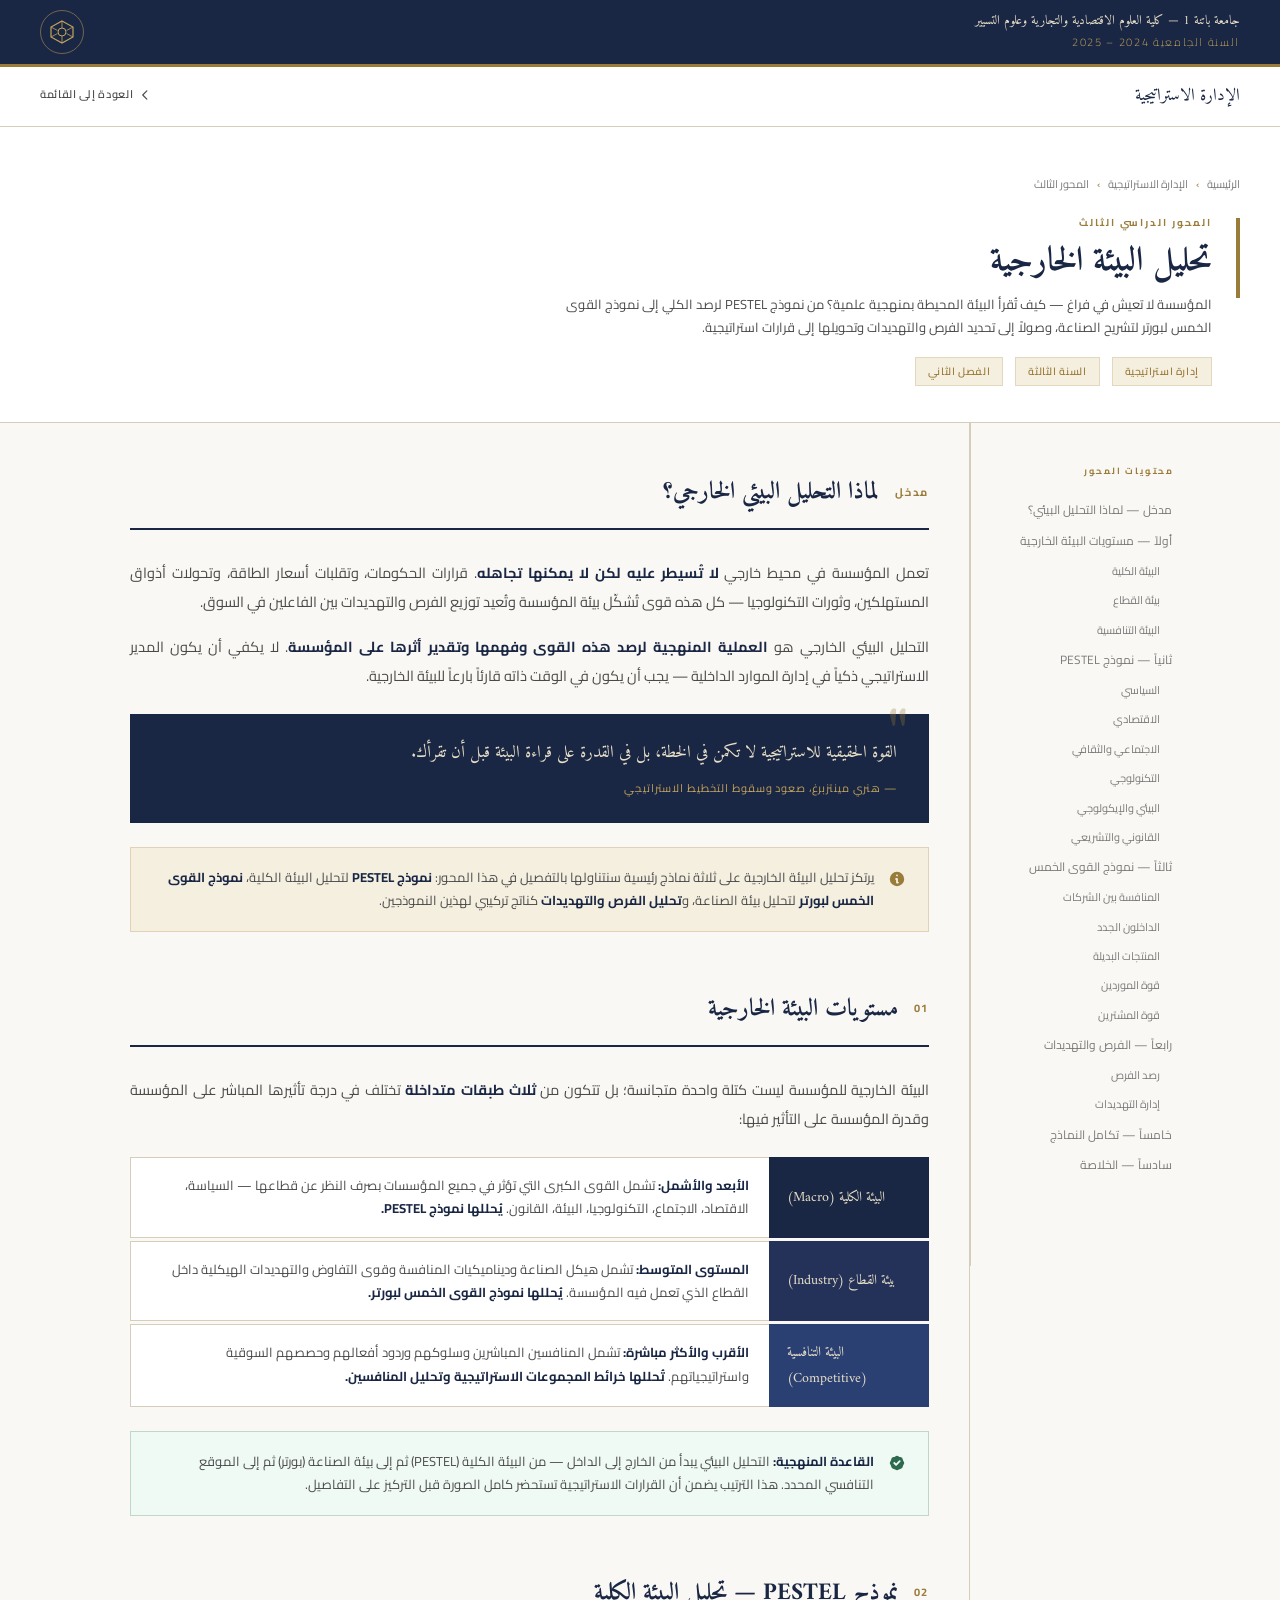
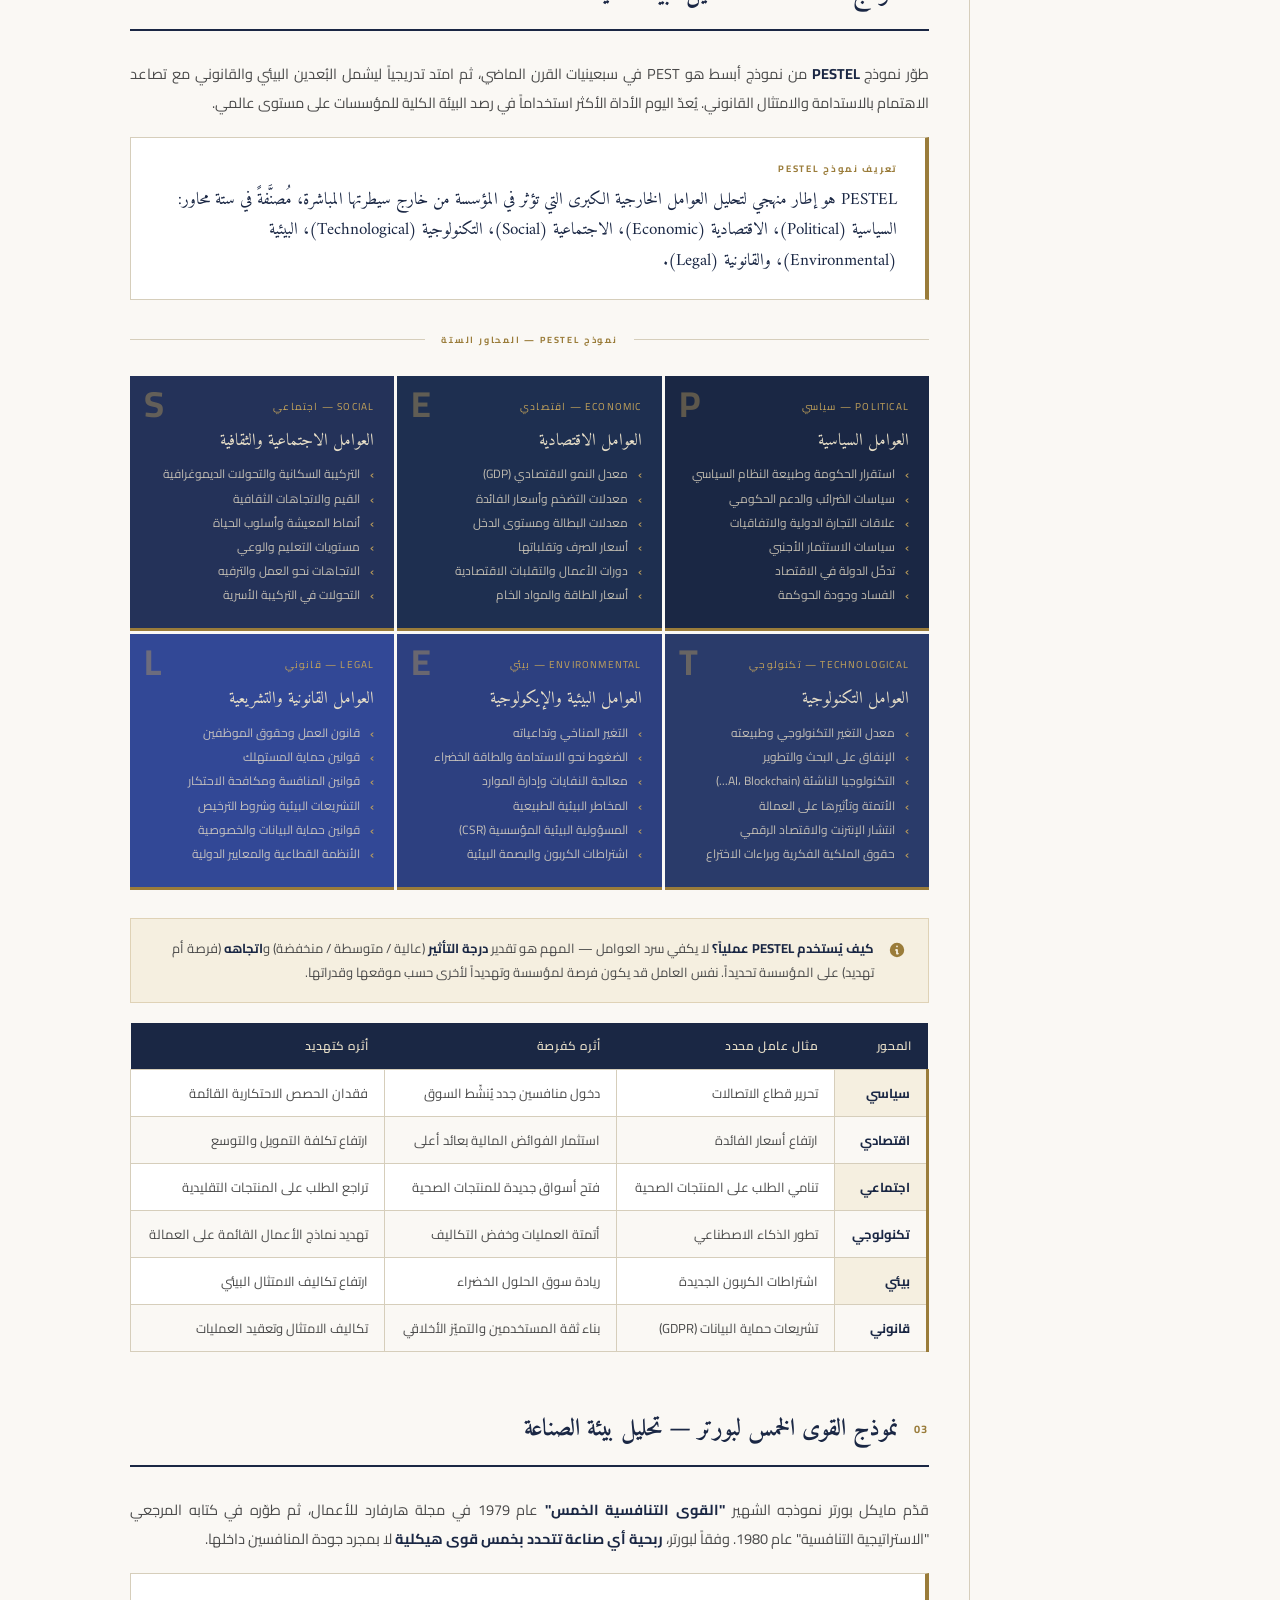
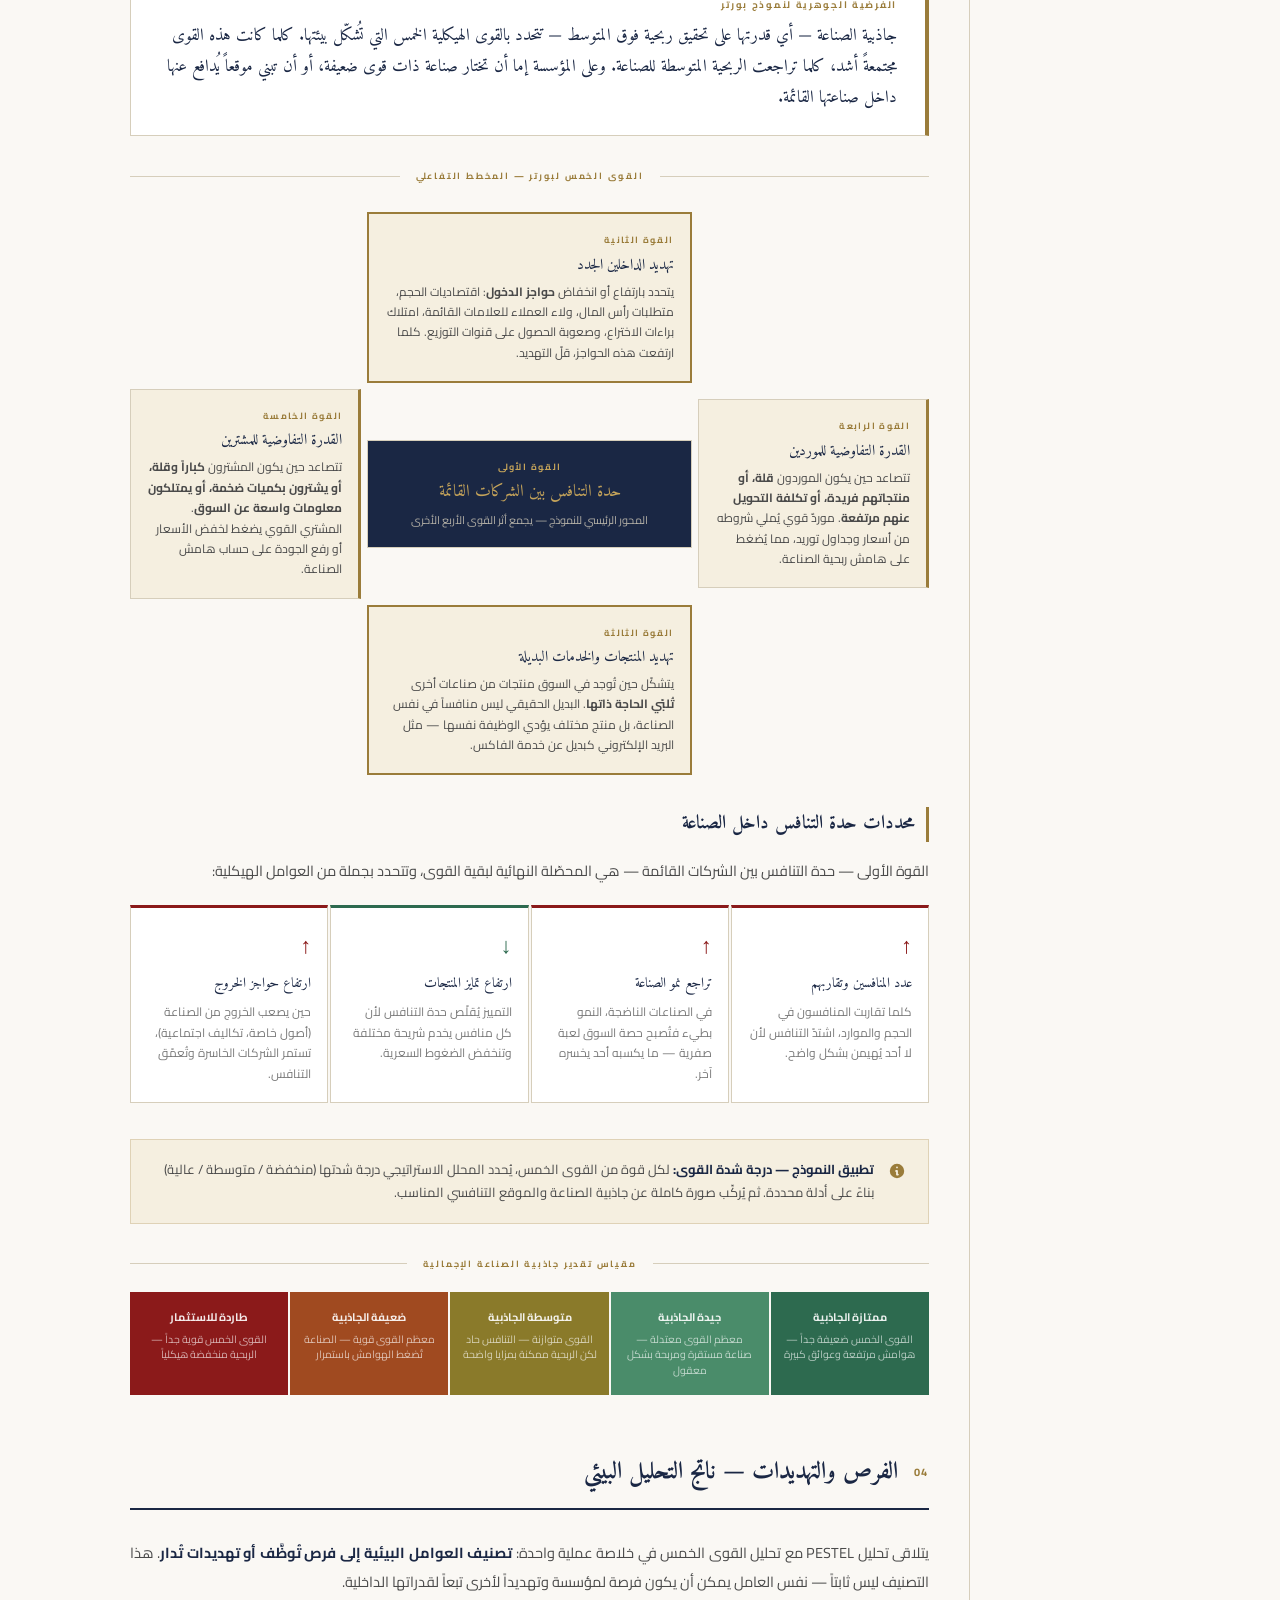
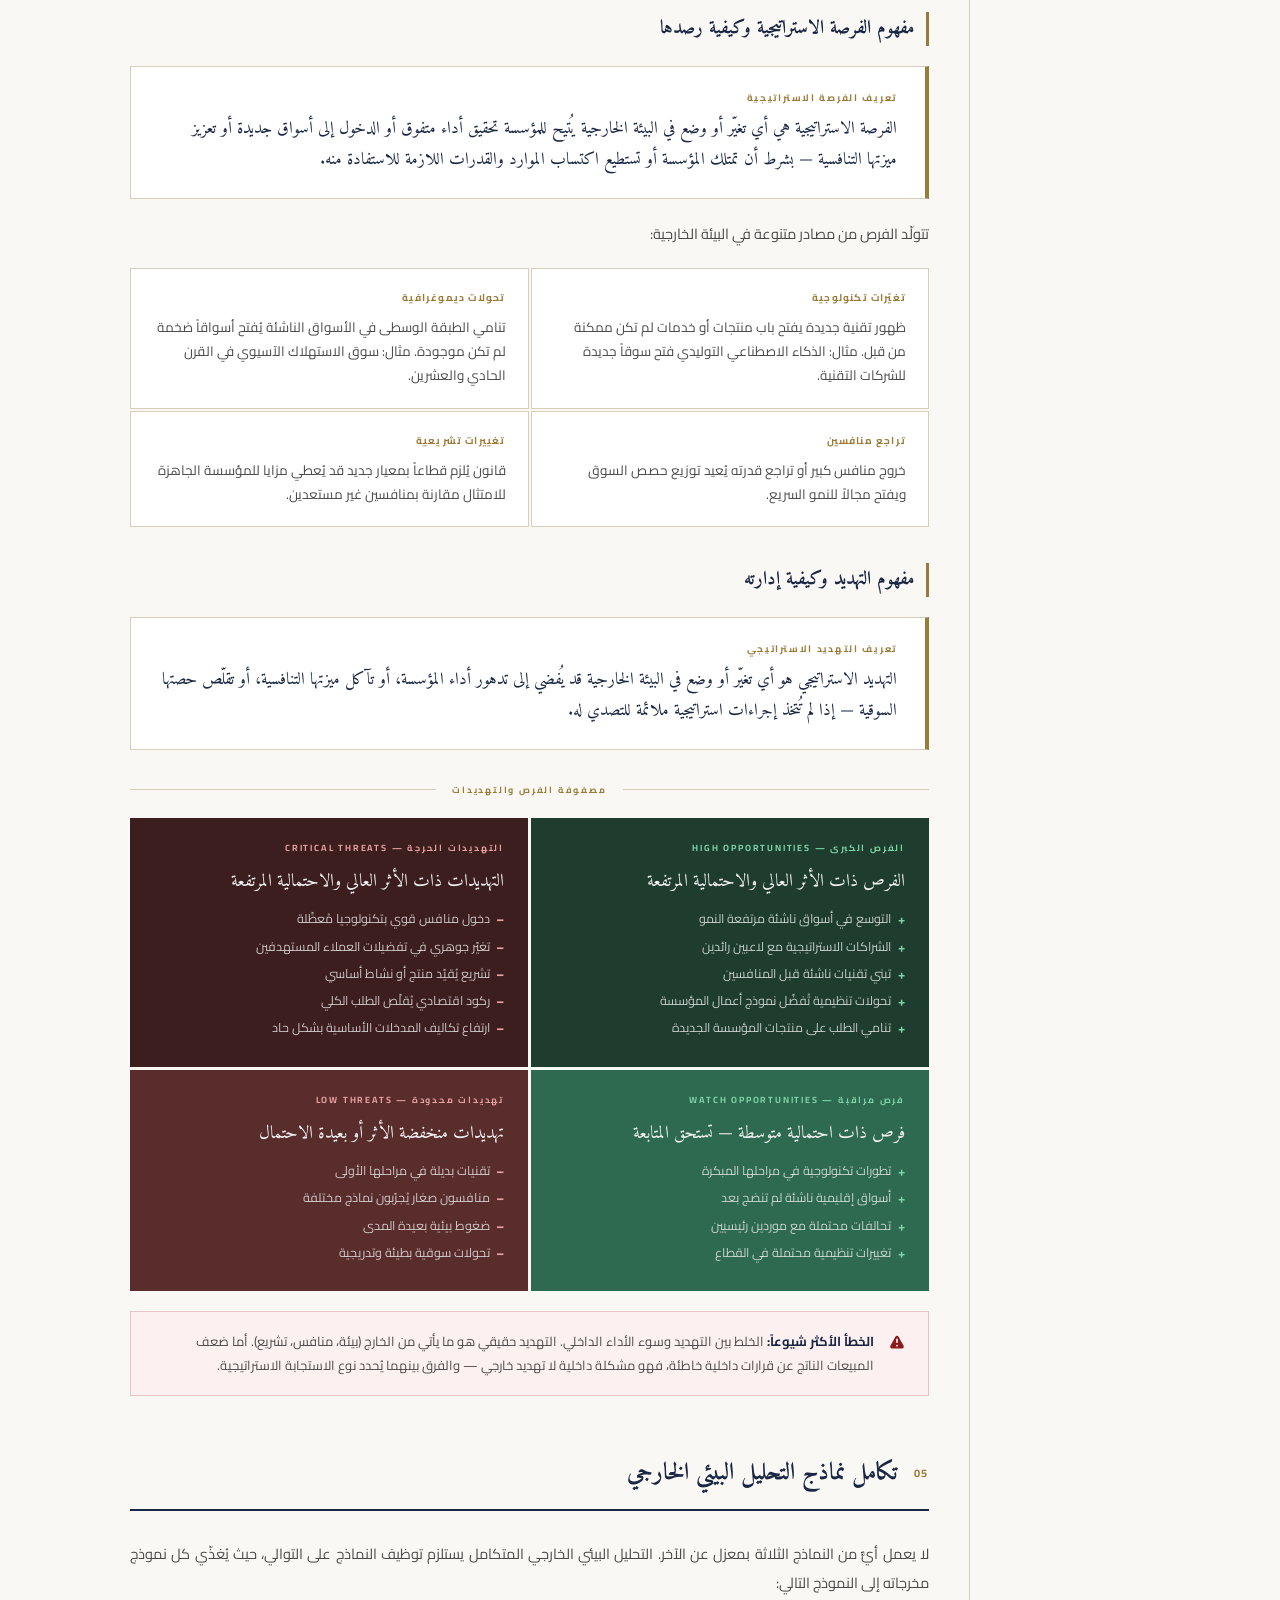
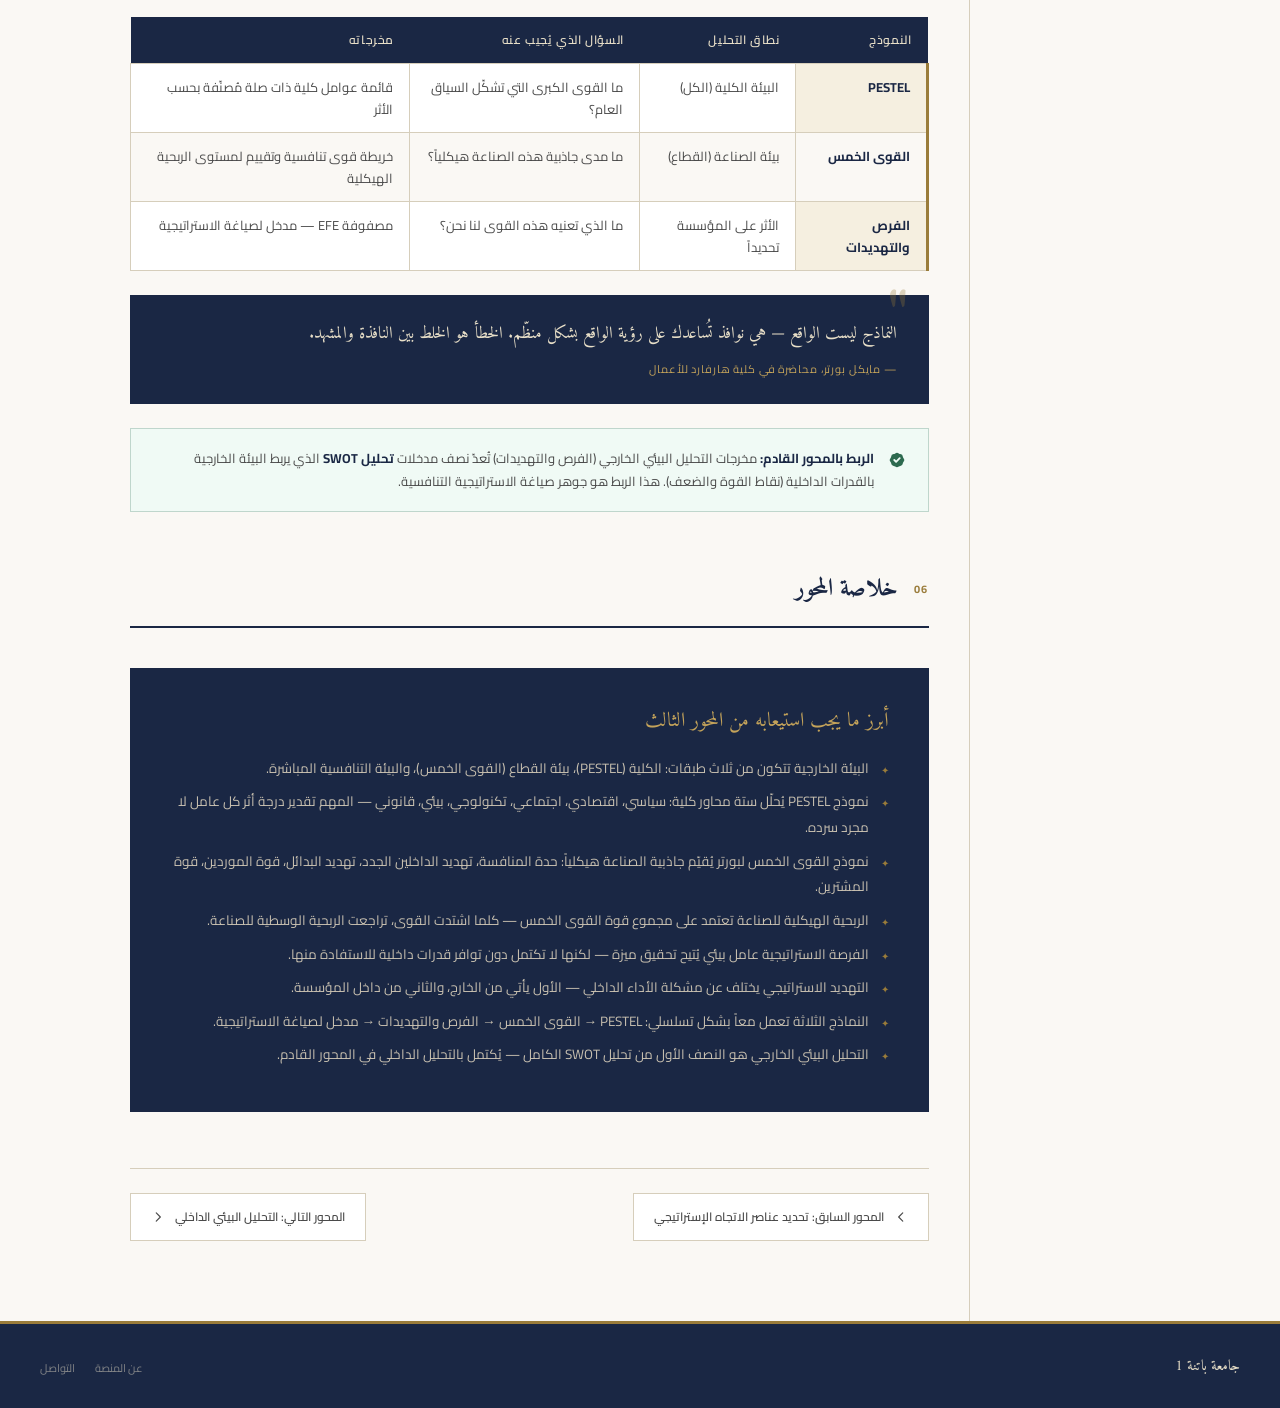
<file: subjects/strategic-management/lessons/lesson-3.html>
<!DOCTYPE html>
<html lang="ar" dir="rtl">
<head>
<meta charset="UTF-8">
<meta name="viewport" content="width=device-width, initial-scale=1.0">
<title>المحور الثالث: تحليل البيئة الخارجية — جامعة باتنة 1</title>
<link href="https://fonts.googleapis.com/css2?family=Amiri:wght@400;700&family=Cairo:wght@300;400;600;700&display=swap" rel="stylesheet">
<style>
  *, *::before, *::after { box-sizing: border-box; margin: 0; padding: 0; }
  :root {
    --navy: #1a2744;
    --navy-mid: #243259;
    --gold: #9a7c3a;
    --gold-light: #c4a35a;
    --gold-pale: #f5efe0;
    --cream: #faf8f4;
    --ink: #1c1c1c;
    --ink-mid: #4a4a4a;
    --ink-light: #7a7a7a;
    --rule: #d6cebb;
    --white: #ffffff;
    --green: #2d6a4f;
    --green-pale: #f0faf5;
    --red: #8b1a1a;
    --red-pale: #fdf0f0;
  }
  body { font-family: 'Cairo', sans-serif; background: var(--cream); color: var(--ink); direction: rtl; line-height: 1.8; }

  /* ===== INSTITUTION BAR ===== */
  .institution-bar { background: var(--navy); padding: 10px 40px; display: flex; align-items: center; justify-content: space-between; border-bottom: 3px solid var(--gold); }
  .inst-name { font-family: 'Amiri', serif; color: #e8dfc8; font-size: 13px; line-height: 1.5; }
  .inst-year { color: var(--gold-light); font-size: 11px; font-weight: 300; letter-spacing: 0.15em; margin-top: 2px; }
  .emblem { width: 44px; height: 44px; border: 1.5px solid rgba(196,163,90,0.5); border-radius: 50%; display: flex; align-items: center; justify-content: center; flex-shrink: 0; }

  /* ===== NAV ===== */
  nav { background: var(--white); border-bottom: 1px solid var(--rule); padding: 0 40px; display: flex; align-items: center; justify-content: space-between; position: sticky; top: 0; z-index: 50; }
  .nav-brand { font-family: 'Amiri', serif; font-size: 17px; color: var(--navy); text-decoration: none; padding: 14px 0; }
  .nav-back { display: flex; align-items: center; gap: 8px; font-size: 11px; font-weight: 600; color: var(--ink-mid); text-decoration: none; letter-spacing: 0.06em; padding: 14px 0; border-bottom: 2px solid transparent; transition: color 0.2s, border-color 0.2s; }
  .nav-back:hover { color: var(--gold); border-bottom-color: var(--gold); }
  .nav-back svg { width: 14px; height: 14px; }

  /* ===== PAGE HEADER ===== */
  .page-header { background: var(--white); border-bottom: 1px solid var(--rule); padding: 48px 40px 36px; }
  .breadcrumb { display: flex; align-items: center; gap: 8px; font-size: 11px; color: var(--ink-light); margin-bottom: 20px; }
  .breadcrumb a { color: var(--ink-light); text-decoration: none; }
  .breadcrumb a:hover { color: var(--gold); }
  .breadcrumb span { color: var(--gold); }
  .page-title-block { display: flex; align-items: flex-start; gap: 24px; }
  .title-rule { width: 4px; min-height: 80px; background: var(--gold); flex-shrink: 0; margin-top: 4px; }
  .lesson-tag { font-size: 10px; font-weight: 700; letter-spacing: 0.2em; color: var(--gold); text-transform: uppercase; margin-bottom: 8px; }
  .page-title { font-family: 'Amiri', serif; font-size: 34px; font-weight: 700; color: var(--navy); line-height: 1.3; margin-bottom: 8px; }
  .page-desc { font-size: 13px; color: var(--ink-mid); line-height: 1.8; max-width: 680px; }
  .meta-tags { display: flex; gap: 12px; margin-top: 18px; flex-wrap: wrap; }
  .meta-tag { padding: 4px 12px; background: var(--gold-pale); border: 1px solid rgba(154,124,58,0.2); font-size: 10.5px; font-weight: 600; color: var(--gold); letter-spacing: 0.06em; }

  /* ===== LAYOUT ===== */
  .page-layout { display: grid; grid-template-columns: 220px 1fr; gap: 0; max-width: 1100px; margin: 0 auto; }

  /* ===== SIDEBAR TOC ===== */
  .toc-sidebar { padding: 40px 0 40px 24px; border-left: 1px solid var(--rule); position: sticky; top: 57px; height: calc(100vh - 57px); overflow-y: auto; }
  .toc-title { font-size: 9px; font-weight: 700; letter-spacing: 0.2em; color: var(--gold); text-transform: uppercase; margin-bottom: 16px; padding-right: 16px; }
  .toc-list { list-style: none; }
  .toc-list li a { display: block; padding: 7px 16px; font-size: 12px; color: var(--ink-light); text-decoration: none; border-right: 2px solid transparent; transition: all 0.2s; line-height: 1.4; }
  .toc-list li a:hover { color: var(--navy); border-right-color: var(--gold); background: var(--gold-pale); }
  .toc-list li a.active { color: var(--navy); border-right-color: var(--gold); font-weight: 700; }
  .toc-list .toc-sub a { padding-right: 28px; font-size: 11px; }

  /* ===== CONTENT ===== */
  .lesson-content { padding: 48px 40px 80px; border-right: 1px solid var(--rule); }

  .section-block { margin-bottom: 56px; }
  .section-header { display: flex; align-items: center; gap: 16px; margin-bottom: 28px; padding-bottom: 14px; border-bottom: 2px solid var(--navy); }
  .section-num { font-family: 'Cairo', sans-serif; font-size: 11px; font-weight: 700; color: var(--gold); letter-spacing: 0.15em; flex-shrink: 0; }
  .section-title { font-family: 'Amiri', serif; font-size: 24px; color: var(--navy); }

  .subsection { margin-bottom: 36px; }
  .subsection-title { font-family: 'Amiri', serif; font-size: 19px; color: var(--navy); margin-bottom: 14px; padding-right: 12px; border-right: 3px solid var(--gold); }

  .body-text { font-size: 14.5px; color: var(--ink-mid); line-height: 2; margin-bottom: 16px; text-align: justify; }
  .body-text strong { color: var(--navy); font-weight: 700; }

  .def-box { background: var(--white); border: 1px solid var(--rule); border-right: 4px solid var(--gold); padding: 22px 28px; margin: 20px 0; }
  .def-label { font-size: 9.5px; font-weight: 700; letter-spacing: 0.18em; color: var(--gold); text-transform: uppercase; margin-bottom: 8px; }
  .def-text { font-family: 'Amiri', serif; font-size: 17px; color: var(--navy); line-height: 1.8; }

  .quote-box { background: var(--navy); padding: 24px 32px; margin: 24px 0; position: relative; }
  .quote-box::before { content: '"'; position: absolute; top: -10px; right: 20px; font-family: 'Amiri', serif; font-size: 80px; color: var(--gold); opacity: 0.3; line-height: 1; }
  .quote-text { font-family: 'Amiri', serif; font-size: 17px; color: #e8dfc8; line-height: 1.8; position: relative; z-index: 1; }
  .quote-source { font-size: 11px; color: var(--gold-light); margin-top: 10px; letter-spacing: 0.08em; }

  .info-grid { display: grid; grid-template-columns: 1fr 1fr; gap: 2px; margin: 20px 0; }
  .info-cell { background: var(--white); border: 1px solid var(--rule); padding: 20px 22px; }
  .info-cell-label { font-size: 10px; font-weight: 700; color: var(--gold); letter-spacing: 0.12em; text-transform: uppercase; margin-bottom: 8px; }
  .info-cell-text { font-size: 13.5px; color: var(--ink-mid); line-height: 1.8; }
  .info-cell-text strong { color: var(--navy); }

  .note-box { background: var(--gold-pale); border: 1px solid rgba(154,124,58,0.25); padding: 18px 22px; margin: 20px 0; display: flex; gap: 14px; align-items: flex-start; }
  .note-icon { flex-shrink: 0; color: var(--gold); margin-top: 2px; }
  .note-icon svg { width: 18px; height: 18px; }
  .note-text { font-size: 13px; color: var(--ink-mid); line-height: 1.8; }
  .note-text strong { color: var(--navy); }
  .note-box.green { background: var(--green-pale); border-color: rgba(45,106,79,0.25); }
  .note-box.green .note-icon { color: var(--green); }
  .note-box.red { background: var(--red-pale); border-color: rgba(139,26,26,0.2); }
  .note-box.red .note-icon { color: var(--red); }

  .compare-table { width: 100%; border-collapse: collapse; margin: 20px 0; font-size: 13px; }
  .compare-table th { background: var(--navy); color: #e8dfc8; padding: 12px 16px; text-align: right; font-weight: 600; font-size: 12px; letter-spacing: 0.05em; }
  .compare-table td { padding: 12px 16px; border: 1px solid var(--rule); color: var(--ink-mid); vertical-align: top; line-height: 1.7; background: var(--white); }
  .compare-table tr:nth-child(even) td { background: var(--cream); }
  .compare-table td:first-child { font-weight: 700; color: var(--navy); background: var(--gold-pale); border-right: 3px solid var(--gold); }

  /* ========== PESTEL DIAGRAM ========== */
  .pestel-wrap { margin: 28px 0; }
  .pestel-center-label { text-align: center; font-family: 'Amiri', serif; font-size: 13px; color: var(--ink-light); margin-bottom: 16px; letter-spacing: 0.05em; }
  .pestel-grid { display: grid; grid-template-columns: repeat(3, 1fr); gap: 3px; }
  .pestel-cell { padding: 22px 20px; position: relative; overflow: hidden; }
  .pestel-cell::after { content: ''; position: absolute; bottom: 0; left: 0; right: 0; height: 3px; }
  .pestel-P  { background: #1a2744; }
  .pestel-E1 { background: #1e2f50; }
  .pestel-S  { background: #243259; }
  .pestel-T  { background: #2a3b6a; }
  .pestel-E2 { background: #2d4080; }
  .pestel-L  { background: #324896; }
  .pestel-cell::after { background: var(--gold); }
  .pestel-letter { font-family: 'Cairo', sans-serif; font-size: 36px; font-weight: 700; color: var(--gold-light); opacity: 0.4; position: absolute; left: 14px; top: 10px; line-height: 1; }
  .pestel-title { font-family: 'Amiri', serif; font-size: 17px; color: #e8dfc8; margin-bottom: 8px; position: relative; }
  .pestel-subtitle { font-size: 10px; color: var(--gold-light); letter-spacing: 0.12em; margin-bottom: 10px; text-transform: uppercase; position: relative; }
  .pestel-items { list-style: none; position: relative; }
  .pestel-items li { font-size: 12px; color: rgba(232,223,200,0.8); padding-right: 14px; margin-bottom: 5px; position: relative; line-height: 1.6; }
  .pestel-items li::before { content: '›'; position: absolute; right: 0; color: var(--gold-light); font-size: 14px; top: -1px; }

  /* ========== PORTER'S 5 FORCES ========== */
  .porter-wrap { margin: 28px 0; position: relative; }
  .porter-diagram { display: grid; grid-template-columns: 1fr 1.4fr 1fr; grid-template-rows: auto auto auto; gap: 6px; align-items: center; }
  .porter-box { border: 1px solid var(--rule); padding: 18px 16px; background: var(--white); position: relative; }
  .porter-box.center { background: var(--navy); grid-column: 2; grid-row: 2; }
  .porter-box.top    { grid-column: 2; grid-row: 1; background: #f5efe0; border-color: var(--gold); border-width: 2px; }
  .porter-box.bottom { grid-column: 2; grid-row: 3; background: #f5efe0; border-color: var(--gold); border-width: 2px; }
  .porter-box.left   { grid-column: 1; grid-row: 2; background: var(--gold-pale); border-right: 3px solid var(--gold); }
  .porter-box.right  { grid-column: 3; grid-row: 2; background: var(--gold-pale); border-right: 3px solid var(--gold); }
  .porter-num { font-size: 9px; font-weight: 700; color: var(--gold); letter-spacing: 0.15em; margin-bottom: 6px; }
  .porter-title { font-family: 'Amiri', serif; font-size: 15px; color: var(--navy); margin-bottom: 6px; line-height: 1.4; }
  .porter-box.center .porter-title { color: var(--gold-light); font-size: 17px; text-align: center; }
  .porter-body { font-size: 12px; color: var(--ink-mid); line-height: 1.7; }
  .porter-box.center .porter-body { color: rgba(232,223,200,0.75); text-align: center; font-size: 11px; }
  .porter-arrows { position: absolute; top: 0; left: 0; right: 0; bottom: 0; pointer-events: none; }

  /* Connector lines between porter boxes */
  .porter-connector { display: flex; align-items: center; justify-content: center; }
  .porter-arrow-h { width: 100%; height: 2px; background: var(--gold); opacity: 0.4; position: relative; }
  .porter-arrow-v { width: 2px; height: 40px; background: var(--gold); opacity: 0.4; margin: 0 auto; }
  .porter-connector-v { display: flex; flex-direction: column; align-items: center; justify-content: center; }

  /* ========== THREAT/OPPORTUNITY MATRIX ========== */
  .matrix-wrap { margin: 28px 0; }
  .matrix-title-bar { display: flex; align-items: center; gap: 12px; margin-bottom: 12px; }
  .matrix-tag { font-size: 9px; font-weight: 700; letter-spacing: 0.18em; color: var(--gold); text-transform: uppercase; }

  .swot-like { display: grid; grid-template-columns: 1fr 1fr; gap: 3px; margin: 20px 0; }
  .swot-cell { padding: 22px 24px; }
  .swot-cell.opportunities { background: #1e3d2f; }
  .swot-cell.threats { background: #3d1e1e; }
  .swot-cell.high { background: #2d6a4f; }
  .swot-cell.low  { background: #5a2d2d; }
  .swot-cell-tag { font-size: 9px; font-weight: 700; letter-spacing: 0.2em; margin-bottom: 10px; text-transform: uppercase; }
  .swot-cell.opportunities .swot-cell-tag,
  .swot-cell.high .swot-cell-tag { color: #7ed4a7; }
  .swot-cell.threats .swot-cell-tag,
  .swot-cell.low .swot-cell-tag  { color: #e8a0a0; }
  .swot-cell-title { font-family: 'Amiri', serif; font-size: 18px; color: #f0f0f0; margin-bottom: 10px; }
  .swot-cell-list { list-style: none; }
  .swot-cell-list li { font-size: 12.5px; color: rgba(240,240,240,0.8); padding-right: 14px; margin-bottom: 6px; position: relative; line-height: 1.7; }
  .swot-cell.opportunities .swot-cell-list li::before,
  .swot-cell.high .swot-cell-list li::before { content: '+'; position: absolute; right: 0; color: #7ed4a7; font-weight: 700; font-size: 13px; }
  .swot-cell.threats .swot-cell-list li::before,
  .swot-cell.low .swot-cell-list li::before { content: '−'; position: absolute; right: 0; color: #e8a0a0; font-weight: 700; font-size: 15px; top: -2px; }

  /* ========== BCG / INTENSITY SCALE ========== */
  .intensity-bar { display: grid; grid-template-columns: repeat(5, 1fr); gap: 2px; margin: 20px 0; }
  .intensity-cell { padding: 16px 12px; text-align: center; }
  .intensity-cell:nth-child(1) { background: #2d6a4f; }
  .intensity-cell:nth-child(2) { background: #4a8c6a; }
  .intensity-cell:nth-child(3) { background: #8a7a2a; }
  .intensity-cell:nth-child(4) { background: #a04a20; }
  .intensity-cell:nth-child(5) { background: #8b1a1a; }
  .intensity-label { font-size: 11px; font-weight: 700; color: rgba(255,255,255,0.9); margin-bottom: 4px; }
  .intensity-desc  { font-size: 10.5px; color: rgba(255,255,255,0.65); line-height: 1.5; }

  /* ========== ENVIRONMENT LEVELS ========== */
  .env-layers { display: flex; flex-direction: column; gap: 3px; margin: 24px 0; }
  .env-layer { display: grid; grid-template-columns: 160px 1fr; gap: 0; }
  .env-layer-label { padding: 16px 18px; display: flex; align-items: center; justify-content: flex-end; }
  .env-layer-label span { font-family: 'Amiri', serif; font-size: 14px; color: #e8dfc8; text-align: left; }
  .env-layer-macro  .env-layer-label { background: var(--navy); }
  .env-layer-sector .env-layer-label { background: var(--navy-mid); }
  .env-layer-compete .env-layer-label { background: #2a3f72; }
  .env-layer-content { background: var(--white); border: 1px solid var(--rule); border-right: none; padding: 16px 20px; }
  .env-layer-content p { font-size: 13px; color: var(--ink-mid); line-height: 1.8; }
  .env-layer-content strong { color: var(--navy); }

  /* ========== COMPETITIVE RIVALRY DIAGRAM ========== */
  .rivalry-grid { display: grid; grid-template-columns: repeat(4, 1fr); gap: 2px; margin: 20px 0; }
  .rivalry-cell { background: var(--white); border: 1px solid var(--rule); border-top: 3px solid var(--gold); padding: 18px 16px; }
  .rivalry-cell.red-top { border-top-color: #8b1a1a; }
  .rivalry-cell.green-top { border-top-color: var(--green); }
  .rivalry-num { font-family: 'Cairo', sans-serif; font-size: 22px; font-weight: 700; color: var(--gold); margin-bottom: 6px; }
  .rivalry-cell.red-top .rivalry-num { color: #8b1a1a; }
  .rivalry-cell.green-top .rivalry-num { color: var(--green); }
  .rivalry-title { font-family: 'Amiri', serif; font-size: 14px; color: var(--navy); margin-bottom: 6px; }
  .rivalry-body { font-size: 12px; color: var(--ink-light); line-height: 1.7; }

  /* ========== SUMMARY BOX ========== */
  .summary-box { background: var(--navy); padding: 36px 40px; margin: 40px 0 0; }
  .summary-title { font-family: 'Amiri', serif; font-size: 20px; color: var(--gold-light); margin-bottom: 16px; }
  .summary-points { list-style: none; }
  .summary-points li { font-size: 13.5px; color: #c8c0b0; line-height: 1.9; padding-right: 20px; position: relative; margin-bottom: 8px; }
  .summary-points li::before { content: '✦'; position: absolute; right: 0; color: var(--gold); font-size: 10px; top: 5px; }

  .lesson-nav { display: flex; justify-content: space-between; margin-top: 48px; padding-top: 24px; border-top: 1px solid var(--rule); }
  .lesson-nav-btn { display: flex; align-items: center; gap: 10px; padding: 12px 20px; background: var(--white); border: 1px solid var(--rule); text-decoration: none; color: var(--ink-mid); font-size: 12px; font-weight: 600; transition: all 0.2s; }
  .lesson-nav-btn:hover { border-color: var(--gold); color: var(--navy); }
  .lesson-nav-btn svg { width: 14px; height: 14px; }

  footer { background: var(--navy); border-top: 3px solid var(--gold); padding: 28px 40px; display: flex; align-items: center; justify-content: space-between; }
  .footer-brand { font-family: 'Amiri', serif; color: #e8dfc8; font-size: 15px; }
  .footer-links { display: flex; gap: 20px; list-style: none; }
  .footer-links a { font-size: 11px; color: rgba(232,223,200,0.5); text-decoration: none; transition: color 0.2s; }
  .footer-links a:hover { color: var(--gold-light); }

  /* Section divider label */
  .model-label { display: flex; align-items: center; gap: 12px; margin: 32px 0 16px; }
  .model-label-line { flex: 1; height: 1px; background: var(--rule); }
  .model-label-text { font-size: 9px; font-weight: 700; letter-spacing: 0.2em; color: var(--gold); text-transform: uppercase; white-space: nowrap; padding: 0 4px; }

  @media (max-width: 768px) {
    .institution-bar, nav, .page-header, .lesson-content, footer { padding-left: 20px; padding-right: 20px; }
    .page-layout { grid-template-columns: 1fr; }
    .toc-sidebar { display: none; }
    .page-title { font-size: 26px; }
    .info-grid, .pestel-grid, .rivalry-grid { grid-template-columns: 1fr; }
    .porter-diagram { grid-template-columns: 1fr; }
    .porter-box.left, .porter-box.right { grid-column: 1; grid-row: auto; }
    .porter-box.center { grid-column: 1; grid-row: auto; }
    .swot-like { grid-template-columns: 1fr; }
    .env-layer { grid-template-columns: 110px 1fr; }
    .intensity-bar { grid-template-columns: 1fr 1fr; }
  }
</style>
</head>
<body>

<!-- Institution Bar -->
<div class="institution-bar">
  <div>
    <div class="inst-name">جامعة باتنة 1 — كلية العلوم الاقتصادية والتجارية وعلوم التسيير</div>
    <div class="inst-year">السنة الجامعية 2024 – 2025</div>
  </div>
  <div class="emblem">
    <svg width="26" height="26" viewBox="0 0 26 26" fill="none">
      <polygon points="13,2 24,8 24,18 13,24 2,18 2,8" stroke="#c4a35a" stroke-width="1.2" fill="none"/>
      <circle cx="13" cy="13" r="4" stroke="#c4a35a" stroke-width="1" fill="none"/>
      <line x1="13" y1="2" x2="13" y2="9" stroke="#c4a35a" stroke-width="0.8"/>
      <line x1="13" y1="17" x2="13" y2="24" stroke="#c4a35a" stroke-width="0.8"/>
      <line x1="2" y1="8" x2="8.5" y2="11.5" stroke="#c4a35a" stroke-width="0.8"/>
      <line x1="17.5" y1="14.5" x2="24" y2="18" stroke="#c4a35a" stroke-width="0.8"/>
      <line x1="24" y1="8" x2="17.5" y2="11.5" stroke="#c4a35a" stroke-width="0.8"/>
      <line x1="8.5" y1="14.5" x2="2" y2="18" stroke="#c4a35a" stroke-width="0.8"/>
    </svg>
  </div>
</div>

<!-- Nav -->
<nav>
  <a href="../../../index.html" class="nav-brand">الإدارة الاستراتيجية</a>
  <a href="../../../index.html" class="nav-back">
    <svg viewBox="0 0 24 24" fill="none" stroke="currentColor" stroke-width="2"><path stroke-linecap="round" stroke-linejoin="round" d="M10 19l-7-7 7-7"/></svg>
    العودة إلى القائمة
  </a>
</nav>

<!-- Page Header -->
<div class="page-header">
  <div class="breadcrumb">
    <a href="../../../index.html">الرئيسية</a>
    <span>›</span>
    <a href="../../../index.html">الإدارة الاستراتيجية</a>
    <span>›</span>
    المحور الثالث
  </div>
  <div class="page-title-block">
    <div class="title-rule"></div>
    <div>
      <div class="lesson-tag">المحور الدراسي الثالث</div>
      <h1 class="page-title">تحليل البيئة الخارجية</h1>
      <p class="page-desc">المؤسسة لا تعيش في فراغ — كيف تُقرأ البيئة المحيطة بمنهجية علمية؟ من نموذج PESTEL لرصد الكلي إلى نموذج القوى الخمس لبورتر لتشريح الصناعة، وصولاً إلى تحديد الفرص والتهديدات وتحويلها إلى قرارات استراتيجية.</p>
      <div class="meta-tags">
        <span class="meta-tag">إدارة استراتيجية</span>
        <span class="meta-tag">السنة الثالثة</span>
        <span class="meta-tag">الفصل الثاني</span>
      </div>
    </div>
  </div>
</div>

<!-- Page Layout -->
<div class="page-layout">

  <!-- TOC -->
  <aside class="toc-sidebar">
    <div class="toc-title">محتويات المحور</div>
    <ul class="toc-list">
      <li><a href="#section-0">مدخل — لماذا التحليل البيئي؟</a></li>
      <li><a href="#section-1">أولاً — مستويات البيئة الخارجية</a></li>
      <li class="toc-sub"><a href="#s1-macro">البيئة الكلية</a></li>
      <li class="toc-sub"><a href="#s1-sector">بيئة القطاع</a></li>
      <li class="toc-sub"><a href="#s1-compete">البيئة التنافسية</a></li>
      <li><a href="#section-2">ثانياً — نموذج PESTEL</a></li>
      <li class="toc-sub"><a href="#s2-p">السياسي</a></li>
      <li class="toc-sub"><a href="#s2-e">الاقتصادي</a></li>
      <li class="toc-sub"><a href="#s2-s">الاجتماعي والثقافي</a></li>
      <li class="toc-sub"><a href="#s2-t">التكنولوجي</a></li>
      <li class="toc-sub"><a href="#s2-e2">البيئي والإيكولوجي</a></li>
      <li class="toc-sub"><a href="#s2-l">القانوني والتشريعي</a></li>
      <li><a href="#section-3">ثالثاً — نموذج القوى الخمس</a></li>
      <li class="toc-sub"><a href="#s3-q1">المنافسة بين الشركات</a></li>
      <li class="toc-sub"><a href="#s3-q2">الداخلون الجدد</a></li>
      <li class="toc-sub"><a href="#s3-q3">المنتجات البديلة</a></li>
      <li class="toc-sub"><a href="#s3-q4">قوة الموردين</a></li>
      <li class="toc-sub"><a href="#s3-q5">قوة المشترين</a></li>
      <li><a href="#section-4">رابعاً — الفرص والتهديدات</a></li>
      <li class="toc-sub"><a href="#s4-fursa">رصد الفرص</a></li>
      <li class="toc-sub"><a href="#s4-tahdid">إدارة التهديدات</a></li>
      <li><a href="#section-5">خامساً — تكامل النماذج</a></li>
      <li><a href="#section-6">سادساً — الخلاصة</a></li>
    </ul>
  </aside>

  <!-- Main Content -->
  <main class="lesson-content">

    <!-- ===== INTRO ===== -->
    <div class="section-block" id="section-0">
      <div class="section-header">
        <span class="section-num">مدخل</span>
        <h2 class="section-title">لماذا التحليل البيئي الخارجي؟</h2>
      </div>

      <p class="body-text">
        تعمل المؤسسة في محيط خارجي <strong>لا تُسيطر عليه لكن لا يمكنها تجاهله</strong>. قرارات الحكومات، وتقلبات أسعار الطاقة، وتحولات أذواق المستهلكين، وثورات التكنولوجيا — كل هذه قوى تُشكّل بيئة المؤسسة وتُعيد توزيع الفرص والتهديدات بين الفاعلين في السوق.
      </p>

      <p class="body-text">
        التحليل البيئي الخارجي هو <strong>العملية المنهجية لرصد هذه القوى وفهمها وتقدير أثرها على المؤسسة</strong>. لا يكفي أن يكون المدير الاستراتيجي ذكياً في إدارة الموارد الداخلية — يجب أن يكون في الوقت ذاته قارئاً بارعاً للبيئة الخارجية.
      </p>

      <div class="quote-box">
        <p class="quote-text">القوة الحقيقية للاستراتيجية لا تكمن في الخطة، بل في القدرة على قراءة البيئة قبل أن تقرأك.</p>
        <div class="quote-source">— هنري مينتزبرغ، صعود وسقوط التخطيط الاستراتيجي</div>
      </div>

      <div class="note-box">
        <div class="note-icon"><svg viewBox="0 0 20 20" fill="currentColor"><path fill-rule="evenodd" d="M18 10a8 8 0 11-16 0 8 8 0 0116 0zm-7-4a1 1 0 11-2 0 1 1 0 012 0zM9 9a1 1 0 000 2v3a1 1 0 001 1h1a1 1 0 100-2v-3a1 1 0 00-1-1H9z" clip-rule="evenodd"/></svg></div>
        <p class="note-text">يرتكز تحليل البيئة الخارجية على ثلاثة نماذج رئيسية سنتناولها بالتفصيل في هذا المحور: <strong>نموذج PESTEL</strong> لتحليل البيئة الكلية، <strong>نموذج القوى الخمس لبورتر</strong> لتحليل بيئة الصناعة، و<strong>تحليل الفرص والتهديدات</strong> كناتج تركيبي لهذين النموذجين.</p>
      </div>
    </div>

    <!-- ===== SECTION 1 — ENVIRONMENT LEVELS ===== -->
    <div class="section-block" id="section-1">
      <div class="section-header">
        <span class="section-num">01</span>
        <h2 class="section-title">مستويات البيئة الخارجية</h2>
      </div>

      <p class="body-text">
        البيئة الخارجية للمؤسسة ليست كتلة واحدة متجانسة؛ بل تتكون من <strong>ثلاث طبقات متداخلة</strong> تختلف في درجة تأثيرها المباشر على المؤسسة وقدرة المؤسسة على التأثير فيها:
      </p>

      <div class="env-layers">
        <div class="env-layer env-layer-macro" id="s1-macro">
          <div class="env-layer-label"><span>البيئة الكلية (Macro)</span></div>
          <div class="env-layer-content">
            <p><strong>الأبعد والأشمل:</strong> تشمل القوى الكبرى التي تؤثر في جميع المؤسسات بصرف النظر عن قطاعها — السياسة، الاقتصاد، الاجتماع، التكنولوجيا، البيئة، القانون. <strong>يُحللها نموذج PESTEL.</strong></p>
          </div>
        </div>
        <div class="env-layer env-layer-sector" id="s1-sector">
          <div class="env-layer-label"><span>بيئة القطاع (Industry)</span></div>
          <div class="env-layer-content">
            <p><strong>المستوى المتوسط:</strong> تشمل هيكل الصناعة وديناميكيات المنافسة وقوى التفاوض والتهديدات الهيكلية داخل القطاع الذي تعمل فيه المؤسسة. <strong>يُحللها نموذج القوى الخمس لبورتر.</strong></p>
          </div>
        </div>
        <div class="env-layer env-layer-compete" id="s1-compete">
          <div class="env-layer-label"><span>البيئة التنافسية (Competitive)</span></div>
          <div class="env-layer-content">
            <p><strong>الأقرب والأكثر مباشرة:</strong> تشمل المنافسين المباشرين وسلوكهم وردود أفعالهم وحصصهم السوقية واستراتيجياتهم. <strong>تُحللها خرائط المجموعات الاستراتيجية وتحليل المنافسين.</strong></p>
          </div>
        </div>
      </div>

      <div class="note-box green">
        <div class="note-icon"><svg viewBox="0 0 20 20" fill="currentColor"><path fill-rule="evenodd" d="M6.267 3.455a3.066 3.066 0 001.745-.723 3.066 3.066 0 013.976 0 3.066 3.066 0 001.745.723 3.066 3.066 0 012.812 2.812c.051.643.304 1.254.723 1.745a3.066 3.066 0 010 3.976 3.066 3.066 0 00-.723 1.745 3.066 3.066 0 01-2.812 2.812 3.066 3.066 0 00-1.745.723 3.066 3.066 0 01-3.976 0 3.066 3.066 0 00-1.745-.723 3.066 3.066 0 01-2.812-2.812 3.066 3.066 0 00-.723-1.745 3.066 3.066 0 010-3.976 3.066 3.066 0 00.723-1.745 3.066 3.066 0 012.812-2.812zm7.44 5.252a1 1 0 00-1.414-1.414L9 10.586 7.707 9.293a1 1 0 00-1.414 1.414l2 2a1 1 0 001.414 0l4-4z" clip-rule="evenodd"/></svg></div>
        <p class="note-text"><strong>القاعدة المنهجية:</strong> التحليل البيئي يبدأ من الخارج إلى الداخل — من البيئة الكلية (PESTEL) ثم إلى بيئة الصناعة (بورتر) ثم إلى الموقع التنافسي المحدد. هذا الترتيب يضمن أن القرارات الاستراتيجية تستحضر كامل الصورة قبل التركيز على التفاصيل.</p>
      </div>
    </div>

    <!-- ===== SECTION 2 — PESTEL ===== -->
    <div class="section-block" id="section-2">
      <div class="section-header">
        <span class="section-num">02</span>
        <h2 class="section-title">نموذج PESTEL — تحليل البيئة الكلية</h2>
      </div>

      <p class="body-text">
        طوّر نموذج <strong>PESTEL</strong> من نموذج أبسط هو PEST في سبعينيات القرن الماضي، ثم امتد تدريجياً ليشمل البُعدين البيئي والقانوني مع تصاعد الاهتمام بالاستدامة والامتثال القانوني. يُعدّ اليوم الأداة الأكثر استخداماً في رصد البيئة الكلية للمؤسسات على مستوى عالمي.
      </p>

      <div class="def-box">
        <div class="def-label">تعريف نموذج PESTEL</div>
        <p class="def-text">PESTEL هو إطار منهجي لتحليل العوامل الخارجية الكبرى التي تؤثر في المؤسسة من خارج سيطرتها المباشرة، مُصنَّفةً في ستة محاور: السياسية (Political)، الاقتصادية (Economic)، الاجتماعية (Social)، التكنولوجية (Technological)، البيئية (Environmental)، والقانونية (Legal).</p>
      </div>

      <div class="model-label">
        <div class="model-label-line"></div>
        <span class="model-label-text">نموذج PESTEL — المحاور الستة</span>
        <div class="model-label-line"></div>
      </div>

      <!-- PESTEL Visual -->
      <div class="pestel-wrap">
        <div class="pestel-grid">

          <!-- P -->
          <div class="pestel-cell pestel-P" id="s2-p">
            <div class="pestel-letter">P</div>
            <div class="pestel-subtitle">Political — سياسي</div>
            <div class="pestel-title">العوامل السياسية</div>
            <ul class="pestel-items">
              <li>استقرار الحكومة وطبيعة النظام السياسي</li>
              <li>سياسات الضرائب والدعم الحكومي</li>
              <li>علاقات التجارة الدولية والاتفاقيات</li>
              <li>سياسات الاستثمار الأجنبي</li>
              <li>تدخّل الدولة في الاقتصاد</li>
              <li>الفساد وجودة الحوكمة</li>
            </ul>
          </div>

          <!-- E1 -->
          <div class="pestel-cell pestel-E1" id="s2-e">
            <div class="pestel-letter">E</div>
            <div class="pestel-subtitle">Economic — اقتصادي</div>
            <div class="pestel-title">العوامل الاقتصادية</div>
            <ul class="pestel-items">
              <li>معدل النمو الاقتصادي (GDP)</li>
              <li>معدلات التضخم وأسعار الفائدة</li>
              <li>معدلات البطالة ومستوى الدخل</li>
              <li>أسعار الصرف وتقلباتها</li>
              <li>دورات الأعمال والتقلبات الاقتصادية</li>
              <li>أسعار الطاقة والمواد الخام</li>
            </ul>
          </div>

          <!-- S -->
          <div class="pestel-cell pestel-S" id="s2-s">
            <div class="pestel-letter">S</div>
            <div class="pestel-subtitle">Social — اجتماعي</div>
            <div class="pestel-title">العوامل الاجتماعية والثقافية</div>
            <ul class="pestel-items">
              <li>التركيبة السكانية والتحولات الديموغرافية</li>
              <li>القيم والاتجاهات الثقافية</li>
              <li>أنماط المعيشة وأسلوب الحياة</li>
              <li>مستويات التعليم والوعي</li>
              <li>الاتجاهات نحو العمل والترفيه</li>
              <li>التحولات في التركيبة الأسرية</li>
            </ul>
          </div>

          <!-- T -->
          <div class="pestel-cell pestel-T" id="s2-t">
            <div class="pestel-letter">T</div>
            <div class="pestel-subtitle">Technological — تكنولوجي</div>
            <div class="pestel-title">العوامل التكنولوجية</div>
            <ul class="pestel-items">
              <li>معدل التغير التكنولوجي وطبيعته</li>
              <li>الإنفاق على البحث والتطوير</li>
              <li>التكنولوجيا الناشئة (AI، Blockchain...)</li>
              <li>الأتمتة وتأثيرها على العمالة</li>
              <li>انتشار الإنترنت والاقتصاد الرقمي</li>
              <li>حقوق الملكية الفكرية وبراءات الاختراع</li>
            </ul>
          </div>

          <!-- E2 -->
          <div class="pestel-cell pestel-E2" id="s2-e2">
            <div class="pestel-letter">E</div>
            <div class="pestel-subtitle">Environmental — بيئي</div>
            <div class="pestel-title">العوامل البيئية والإيكولوجية</div>
            <ul class="pestel-items">
              <li>التغير المناخي وتداعياته</li>
              <li>الضغوط نحو الاستدامة والطاقة الخضراء</li>
              <li>معالجة النفايات وإدارة الموارد</li>
              <li>المخاطر البيئية الطبيعية</li>
              <li>المسؤولية البيئية المؤسسية (CSR)</li>
              <li>اشتراطات الكربون والبصمة البيئية</li>
            </ul>
          </div>

          <!-- L -->
          <div class="pestel-cell pestel-L" id="s2-l">
            <div class="pestel-letter">L</div>
            <div class="pestel-subtitle">Legal — قانوني</div>
            <div class="pestel-title">العوامل القانونية والتشريعية</div>
            <ul class="pestel-items">
              <li>قانون العمل وحقوق الموظفين</li>
              <li>قوانين حماية المستهلك</li>
              <li>قوانين المنافسة ومكافحة الاحتكار</li>
              <li>التشريعات البيئية وشروط الترخيص</li>
              <li>قوانين حماية البيانات والخصوصية</li>
              <li>الأنظمة القطاعية والمعايير الدولية</li>
            </ul>
          </div>

        </div>
      </div>

      <div class="note-box">
        <div class="note-icon"><svg viewBox="0 0 20 20" fill="currentColor"><path fill-rule="evenodd" d="M18 10a8 8 0 11-16 0 8 8 0 0116 0zm-7-4a1 1 0 11-2 0 1 1 0 012 0zM9 9a1 1 0 000 2v3a1 1 0 001 1h1a1 1 0 100-2v-3a1 1 0 00-1-1H9z" clip-rule="evenodd"/></svg></div>
        <p class="note-text"><strong>كيف يُستخدم PESTEL عملياً؟</strong> لا يكفي سرد العوامل — المهم هو تقدير <strong>درجة التأثير</strong> (عالية / متوسطة / منخفضة) و<strong>اتجاهه</strong> (فرصة أم تهديد) على المؤسسة تحديداً. نفس العامل قد يكون فرصة لمؤسسة وتهديداً لأخرى حسب موقعها وقدراتها.</p>
      </div>

      <table class="compare-table">
        <thead>
          <tr>
            <th>المحور</th>
            <th>مثال عامل محدد</th>
            <th>أثره كفرصة</th>
            <th>أثره كتهديد</th>
          </tr>
        </thead>
        <tbody>
          <tr>
            <td>سياسي</td>
            <td>تحرير قطاع الاتصالات</td>
            <td>دخول منافسين جدد يُنشّط السوق</td>
            <td>فقدان الحصص الاحتكارية القائمة</td>
          </tr>
          <tr>
            <td>اقتصادي</td>
            <td>ارتفاع أسعار الفائدة</td>
            <td>استثمار الفوائض المالية بعائد أعلى</td>
            <td>ارتفاع تكلفة التمويل والتوسع</td>
          </tr>
          <tr>
            <td>اجتماعي</td>
            <td>تنامي الطلب على المنتجات الصحية</td>
            <td>فتح أسواق جديدة للمنتجات الصحية</td>
            <td>تراجع الطلب على المنتجات التقليدية</td>
          </tr>
          <tr>
            <td>تكنولوجي</td>
            <td>تطور الذكاء الاصطناعي</td>
            <td>أتمتة العمليات وخفض التكاليف</td>
            <td>تهديد نماذج الأعمال القائمة على العمالة</td>
          </tr>
          <tr>
            <td>بيئي</td>
            <td>اشتراطات الكربون الجديدة</td>
            <td>ريادة سوق الحلول الخضراء</td>
            <td>ارتفاع تكاليف الامتثال البيئي</td>
          </tr>
          <tr>
            <td>قانوني</td>
            <td>تشريعات حماية البيانات (GDPR)</td>
            <td>بناء ثقة المستخدمين والتميّز الأخلاقي</td>
            <td>تكاليف الامتثال وتعقيد العمليات</td>
          </tr>
        </tbody>
      </table>
    </div>

    <!-- ===== SECTION 3 — PORTER'S 5 FORCES ===== -->
    <div class="section-block" id="section-3">
      <div class="section-header">
        <span class="section-num">03</span>
        <h2 class="section-title">نموذج القوى الخمس لبورتر — تحليل بيئة الصناعة</h2>
      </div>

      <p class="body-text">
        قدّم مايكل بورتر نموذجه الشهير <strong>"القوى التنافسية الخمس"</strong> عام 1979 في مجلة هارفارد للأعمال، ثم طوّره في كتابه المرجعي "الاستراتيجية التنافسية" عام 1980. وفقاً لبورتر، <strong>ربحية أي صناعة تتحدد بخمس قوى هيكلية</strong> لا بمجرد جودة المنافسين داخلها.
      </p>

      <div class="def-box">
        <div class="def-label">الفرضية الجوهرية لنموذج بورتر</div>
        <p class="def-text">جاذبية الصناعة — أي قدرتها على تحقيق ربحية فوق المتوسط — تتحدد بالقوى الهيكلية الخمس التي تُشكّل بيئتها. كلما كانت هذه القوى مجتمعةً أشد، كلما تراجعت الربحية المتوسطة للصناعة. وعلى المؤسسة إما أن تختار صناعة ذات قوى ضعيفة، أو أن تبني موقعاً يُدافع عنها داخل صناعتها القائمة.</p>
      </div>

      <div class="model-label">
        <div class="model-label-line"></div>
        <span class="model-label-text">القوى الخمس لبورتر — المخطط التفاعلي</span>
        <div class="model-label-line"></div>
      </div>

      <!-- Porter Diagram -->
      <div class="porter-wrap">
        <div class="porter-diagram">

          <!-- Top: New Entrants -->
          <div style="grid-column:2;grid-row:1;" class="porter-box top" id="s3-q2">
            <div class="porter-num">القوة الثانية</div>
            <div class="porter-title">تهديد الداخلين الجدد</div>
            <div class="porter-body">
              يتحدد بارتفاع أو انخفاض <strong>حواجز الدخول</strong>: اقتصاديات الحجم، متطلبات رأس المال، ولاء العملاء للعلامات القائمة، امتلاك براءات الاختراع، وصعوبة الحصول على قنوات التوزيع. كلما ارتفعت هذه الحواجز، قلّ التهديد.
            </div>
          </div>

          <!-- Connector top -->
          <div style="grid-column:2;grid-row:1;display:flex;align-items:flex-end;justify-content:center;padding-bottom:0;pointer-events:none;">
          </div>

          <!-- Left: Suppliers -->
          <div style="grid-column:1;grid-row:2;" class="porter-box left" id="s3-q4">
            <div class="porter-num">القوة الرابعة</div>
            <div class="porter-title">القدرة التفاوضية للموردين</div>
            <div class="porter-body">
              تتصاعد حين يكون الموردون <strong>قلة، أو منتجاتهم فريدة، أو تكلفة التحويل عنهم مرتفعة</strong>. موردٌ قوي يُملي شروطه من أسعار وجداول توريد، مما يُضغط على هامش ربحية الصناعة.
            </div>
          </div>

          <!-- Center: Rivalry -->
          <div style="grid-column:2;grid-row:2;" class="porter-box center" id="s3-q1">
            <div class="porter-num" style="color:var(--gold-light);text-align:center;">القوة الأولى</div>
            <div class="porter-title">حدة التنافس بين الشركات القائمة</div>
            <div class="porter-body">المحور الرئيسي للنموذج — يجمع أثر القوى الأربع الأخرى</div>
          </div>

          <!-- Right: Buyers -->
          <div style="grid-column:3;grid-row:2;" class="porter-box right" id="s3-q5">
            <div class="porter-num">القوة الخامسة</div>
            <div class="porter-title">القدرة التفاوضية للمشترين</div>
            <div class="porter-body">
              تتصاعد حين يكون المشترون <strong>كباراً وقلة، أو يشترون بكميات ضخمة، أو يمتلكون معلومات واسعة عن السوق</strong>. المشتري القوي يضغط لخفض الأسعار أو رفع الجودة على حساب هامش الصناعة.
            </div>
          </div>

          <!-- Bottom: Substitutes -->
          <div style="grid-column:2;grid-row:3;" class="porter-box bottom" id="s3-q3">
            <div class="porter-num">القوة الثالثة</div>
            <div class="porter-title">تهديد المنتجات والخدمات البديلة</div>
            <div class="porter-body">
              يتشكّل حين تُوجد في السوق منتجات من صناعات أخرى <strong>تُلبّي الحاجة ذاتها</strong>. البديل الحقيقي ليس منافساً في نفس الصناعة، بل منتج مختلف يؤدي الوظيفة نفسها — مثل البريد الإلكتروني كبديل عن خدمة الفاكس.
            </div>
          </div>

        </div>
      </div>

      <!-- Rivalry Detail -->
      <div class="subsection" style="margin-top:32px;">
        <h3 class="subsection-title" id="s3-q1-detail">محددات حدة التنافس داخل الصناعة</h3>
        <p class="body-text">القوة الأولى — حدة التنافس بين الشركات القائمة — هي المحصّلة النهائية لبقية القوى، وتتحدد بجملة من العوامل الهيكلية:</p>
        <div class="rivalry-grid">
          <div class="rivalry-cell red-top">
            <div class="rivalry-num">↑</div>
            <div class="rivalry-title">عدد المنافسين وتقاربهم</div>
            <div class="rivalry-body">كلما تقاربت المنافسون في الحجم والموارد، اشتدّ التنافس لأن لا أحد يُهيمن بشكل واضح.</div>
          </div>
          <div class="rivalry-cell red-top">
            <div class="rivalry-num">↑</div>
            <div class="rivalry-title">تراجع نمو الصناعة</div>
            <div class="rivalry-body">في الصناعات الناضجة، النمو بطيء فتُصبح حصة السوق لعبة صفرية — ما يكسبه أحد يخسره آخر.</div>
          </div>
          <div class="rivalry-cell green-top">
            <div class="rivalry-num">↓</div>
            <div class="rivalry-title">ارتفاع تمايز المنتجات</div>
            <div class="rivalry-body">التمييز يُقلّص حدة التنافس لأن كل منافس يخدم شريحة مختلفة وتنخفض الضغوط السعرية.</div>
          </div>
          <div class="rivalry-cell red-top">
            <div class="rivalry-num">↑</div>
            <div class="rivalry-title">ارتفاع حواجز الخروج</div>
            <div class="rivalry-body">حين يصعب الخروج من الصناعة (أصول خاصة، تكاليف اجتماعية)، تستمر الشركات الخاسرة وتُعمّق التنافس.</div>
          </div>
        </div>
      </div>

      <div class="note-box">
        <div class="note-icon"><svg viewBox="0 0 20 20" fill="currentColor"><path fill-rule="evenodd" d="M18 10a8 8 0 11-16 0 8 8 0 0116 0zm-7-4a1 1 0 11-2 0 1 1 0 012 0zM9 9a1 1 0 000 2v3a1 1 0 001 1h1a1 1 0 100-2v-3a1 1 0 00-1-1H9z" clip-rule="evenodd"/></svg></div>
        <p class="note-text"><strong>تطبيق النموذج — درجة شدة القوى:</strong> لكل قوة من القوى الخمس، يُحدد المحلل الاستراتيجي درجة شدتها (منخفضة / متوسطة / عالية) بناءً على أدلة محددة. ثم يُركّب صورة كاملة عن جاذبية الصناعة والموقع التنافسي المناسب.</p>
      </div>

      <!-- Intensity Scale -->
      <div class="model-label">
        <div class="model-label-line"></div>
        <span class="model-label-text">مقياس تقدير جاذبية الصناعة الإجمالية</span>
        <div class="model-label-line"></div>
      </div>
      <div class="intensity-bar">
        <div class="intensity-cell">
          <div class="intensity-label">ممتازة الجاذبية</div>
          <div class="intensity-desc">القوى الخمس ضعيفة جداً — هوامش مرتفعة وعوائق كبيرة</div>
        </div>
        <div class="intensity-cell">
          <div class="intensity-label">جيدة الجاذبية</div>
          <div class="intensity-desc">معظم القوى معتدلة — صناعة مستقرة ومربحة بشكل معقول</div>
        </div>
        <div class="intensity-cell">
          <div class="intensity-label">متوسطة الجاذبية</div>
          <div class="intensity-desc">القوى متوازنة — التنافس حاد لكن الربحية ممكنة بمزايا واضحة</div>
        </div>
        <div class="intensity-cell">
          <div class="intensity-label">ضعيفة الجاذبية</div>
          <div class="intensity-desc">معظم القوى قوية — الصناعة تُضغط الهوامش باستمرار</div>
        </div>
        <div class="intensity-cell">
          <div class="intensity-label">طاردة للاستثمار</div>
          <div class="intensity-desc">القوى الخمس قوية جداً — الربحية منخفضة هيكلياً</div>
        </div>
      </div>
    </div>

    <!-- ===== SECTION 4 — OPPORTUNITIES & THREATS ===== -->
    <div class="section-block" id="section-4">
      <div class="section-header">
        <span class="section-num">04</span>
        <h2 class="section-title">الفرص والتهديدات — ناتج التحليل البيئي</h2>
      </div>

      <p class="body-text">
        يتلاقى تحليل PESTEL مع تحليل القوى الخمس في خلاصة عملية واحدة: <strong>تصنيف العوامل البيئية إلى فرص تُوظَّف أو تهديدات تُدار</strong>. هذا التصنيف ليس ثابتاً — نفس العامل يمكن أن يكون فرصة لمؤسسة وتهديداً لأخرى تبعاً لقدراتها الداخلية.
      </p>

      <div class="subsection" id="s4-fursa">
        <h3 class="subsection-title">مفهوم الفرصة الاستراتيجية وكيفية رصدها</h3>

        <div class="def-box">
          <div class="def-label">تعريف الفرصة الاستراتيجية</div>
          <p class="def-text">الفرصة الاستراتيجية هي أي تغيّر أو وضع في البيئة الخارجية يُتيح للمؤسسة تحقيق أداء متفوق أو الدخول إلى أسواق جديدة أو تعزيز ميزتها التنافسية — بشرط أن تمتلك المؤسسة أو تستطيع اكتساب الموارد والقدرات اللازمة للاستفادة منه.</p>
        </div>

        <p class="body-text">تتولّد الفرص من مصادر متنوعة في البيئة الخارجية:</p>
        <div class="info-grid">
          <div class="info-cell">
            <div class="info-cell-label">تغيّرات تكنولوجية</div>
            <p class="info-cell-text">ظهور تقنية جديدة يفتح باب منتجات أو خدمات لم تكن ممكنة من قبل. مثال: الذكاء الاصطناعي التوليدي فتح سوقاً جديدة للشركات التقنية.</p>
          </div>
          <div class="info-cell">
            <div class="info-cell-label">تحولات ديموغرافية</div>
            <p class="info-cell-text">تنامي الطبقة الوسطى في الأسواق الناشئة يُفتح أسواقاً ضخمة لم تكن موجودة. مثال: سوق الاستهلاك الآسيوي في القرن الحادي والعشرين.</p>
          </div>
          <div class="info-cell">
            <div class="info-cell-label">تراجع منافسين</div>
            <p class="info-cell-text">خروج منافس كبير أو تراجع قدرته يُعيد توزيع حصص السوق ويفتح مجالاً للنمو السريع.</p>
          </div>
          <div class="info-cell">
            <div class="info-cell-label">تغييرات تشريعية</div>
            <p class="info-cell-text">قانون يُلزم قطاعاً بمعيار جديد قد يُعطي مزايا للمؤسسة الجاهزة للامتثال مقارنة بمنافسين غير مستعدين.</p>
          </div>
        </div>
      </div>

      <div class="subsection" id="s4-tahdid">
        <h3 class="subsection-title">مفهوم التهديد وكيفية إدارته</h3>

        <div class="def-box">
          <div class="def-label">تعريف التهديد الاستراتيجي</div>
          <p class="def-text">التهديد الاستراتيجي هو أي تغيّر أو وضع في البيئة الخارجية قد يُفضي إلى تدهور أداء المؤسسة، أو تآكل ميزتها التنافسية، أو تقلّص حصتها السوقية — إذا لم تُتخذ إجراءات استراتيجية ملائمة للتصدي له.</p>
        </div>

        <div class="model-label">
          <div class="model-label-line"></div>
          <span class="model-label-text">مصفوفة الفرص والتهديدات</span>
          <div class="model-label-line"></div>
        </div>

        <!-- Opportunities / Threats Matrix -->
        <div class="swot-like">
          <div class="swot-cell opportunities">
            <div class="swot-cell-tag">الفرص الكبرى — High Opportunities</div>
            <div class="swot-cell-title">الفرص ذات الأثر العالي والاحتمالية المرتفعة</div>
            <ul class="swot-cell-list">
              <li>التوسع في أسواق ناشئة مرتفعة النمو</li>
              <li>الشراكات الاستراتيجية مع لاعبين رائدين</li>
              <li>تبني تقنيات ناشئة قبل المنافسين</li>
              <li>تحولات تنظيمية تُفضّل نموذج أعمال المؤسسة</li>
              <li>تنامي الطلب على منتجات المؤسسة الجديدة</li>
            </ul>
          </div>
          <div class="swot-cell threats">
            <div class="swot-cell-tag">التهديدات الحرجة — Critical Threats</div>
            <div class="swot-cell-title">التهديدات ذات الأثر العالي والاحتمالية المرتفعة</div>
            <ul class="swot-cell-list">
              <li>دخول منافس قوي بتكنولوجيا مُعطِّلة</li>
              <li>تغيّر جوهري في تفضيلات العملاء المستهدفين</li>
              <li>تشريع يُقيّد منتج أو نشاط أساسي</li>
              <li>ركود اقتصادي يُقلّص الطلب الكلي</li>
              <li>ارتفاع تكاليف المدخلات الأساسية بشكل حاد</li>
            </ul>
          </div>
          <div class="swot-cell high">
            <div class="swot-cell-tag">فرص مراقبة — Watch Opportunities</div>
            <div class="swot-cell-title">فرص ذات احتمالية متوسطة — تستحق المتابعة</div>
            <ul class="swot-cell-list">
              <li>تطورات تكنولوجية في مراحلها المبكرة</li>
              <li>أسواق إقليمية ناشئة لم تنضج بعد</li>
              <li>تحالفات محتملة مع موردين رئيسيين</li>
              <li>تغييرات تنظيمية محتملة في القطاع</li>
            </ul>
          </div>
          <div class="swot-cell low">
            <div class="swot-cell-tag">تهديدات محدودة — Low Threats</div>
            <div class="swot-cell-title">تهديدات منخفضة الأثر أو بعيدة الاحتمال</div>
            <ul class="swot-cell-list">
              <li>تقنيات بديلة في مراحلها الأولى</li>
              <li>منافسون صغار يُجرّبون نماذج مختلفة</li>
              <li>ضغوط بيئية بعيدة المدى</li>
              <li>تحولات سوقية بطيئة وتدريجية</li>
            </ul>
          </div>
        </div>

        <div class="note-box red">
          <div class="note-icon"><svg viewBox="0 0 20 20" fill="currentColor"><path fill-rule="evenodd" d="M8.257 3.099c.765-1.36 2.722-1.36 3.486 0l5.58 9.92c.75 1.334-.213 2.98-1.742 2.98H4.42c-1.53 0-2.493-1.646-1.743-2.98l5.58-9.92zM11 13a1 1 0 11-2 0 1 1 0 012 0zm-1-8a1 1 0 00-1 1v3a1 1 0 002 0V6a1 1 0 00-1-1z" clip-rule="evenodd"/></svg></div>
          <p class="note-text"><strong>الخطأ الأكثر شيوعاً:</strong> الخلط بين التهديد وسوء الأداء الداخلي. التهديد حقيقي هو ما يأتي من الخارج (بيئة، منافس، تشريع). أما ضعف المبيعات الناتج عن قرارات داخلية خاطئة، فهو مشكلة داخلية لا تهديد خارجي — والفرق بينهما يُحدد نوع الاستجابة الاستراتيجية.</p>
        </div>
      </div>
    </div>

    <!-- ===== SECTION 5 — INTEGRATION ===== -->
    <div class="section-block" id="section-5">
      <div class="section-header">
        <span class="section-num">05</span>
        <h2 class="section-title">تكامل نماذج التحليل البيئي الخارجي</h2>
      </div>

      <p class="body-text">
        لا يعمل أيٌّ من النماذج الثلاثة بمعزل عن الآخر. التحليل البيئي الخارجي المتكامل يستلزم توظيف النماذج على التوالي، حيث يُغذّي كل نموذج مخرجاته إلى النموذج التالي:
      </p>

      <table class="compare-table">
        <thead>
          <tr>
            <th>النموذج</th>
            <th>نطاق التحليل</th>
            <th>السؤال الذي يُجيب عنه</th>
            <th>مخرجاته</th>
          </tr>
        </thead>
        <tbody>
          <tr>
            <td>PESTEL</td>
            <td>البيئة الكلية (الكل)</td>
            <td>ما القوى الكبرى التي تشكّل السياق العام؟</td>
            <td>قائمة عوامل كلية ذات صلة مُصنّفة بحسب الأثر</td>
          </tr>
          <tr>
            <td>القوى الخمس</td>
            <td>بيئة الصناعة (القطاع)</td>
            <td>ما مدى جاذبية هذه الصناعة هيكلياً؟</td>
            <td>خريطة قوى تنافسية وتقييم لمستوى الربحية الهيكلية</td>
          </tr>
          <tr>
            <td>الفرص والتهديدات</td>
            <td>الأثر على المؤسسة تحديداً</td>
            <td>ما الذي تعنيه هذه القوى لنا نحن؟</td>
            <td>مصفوفة EFE — مدخل لصياغة الاستراتيجية</td>
          </tr>
        </tbody>
      </table>

      <div class="quote-box">
        <p class="quote-text">النماذج ليست الواقع — هي نوافذ تُساعدك على رؤية الواقع بشكل منظّم. الخطأ هو الخلط بين النافذة والمشهد.</p>
        <div class="quote-source">— مايكل بورتر، محاضرة في كلية هارفارد للأعمال</div>
      </div>

      <div class="note-box green">
        <div class="note-icon"><svg viewBox="0 0 20 20" fill="currentColor"><path fill-rule="evenodd" d="M6.267 3.455a3.066 3.066 0 001.745-.723 3.066 3.066 0 013.976 0 3.066 3.066 0 001.745.723 3.066 3.066 0 012.812 2.812c.051.643.304 1.254.723 1.745a3.066 3.066 0 010 3.976 3.066 3.066 0 00-.723 1.745 3.066 3.066 0 01-2.812 2.812 3.066 3.066 0 00-1.745.723 3.066 3.066 0 01-3.976 0 3.066 3.066 0 00-1.745-.723 3.066 3.066 0 01-2.812-2.812 3.066 3.066 0 00-.723-1.745 3.066 3.066 0 010-3.976 3.066 3.066 0 00.723-1.745 3.066 3.066 0 012.812-2.812zm7.44 5.252a1 1 0 00-1.414-1.414L9 10.586 7.707 9.293a1 1 0 00-1.414 1.414l2 2a1 1 0 001.414 0l4-4z" clip-rule="evenodd"/></svg></div>
        <p class="note-text"><strong>الربط بالمحور القادم:</strong> مخرجات التحليل البيئي الخارجي (الفرص والتهديدات) تُعدّ نصف مدخلات <strong>تحليل SWOT</strong> الذي يربط البيئة الخارجية بالقدرات الداخلية (نقاط القوة والضعف). هذا الربط هو جوهر صياغة الاستراتيجية التنافسية.</p>
      </div>
    </div>

    <!-- ===== SECTION 6 — SUMMARY ===== -->
    <div class="section-block" id="section-6">
      <div class="section-header">
        <span class="section-num">06</span>
        <h2 class="section-title">خلاصة المحور</h2>
      </div>

      <div class="summary-box">
        <div class="summary-title">أبرز ما يجب استيعابه من المحور الثالث</div>
        <ul class="summary-points">
          <li>البيئة الخارجية تتكون من ثلاث طبقات: الكلية (PESTEL)، بيئة القطاع (القوى الخمس)، والبيئة التنافسية المباشرة.</li>
          <li>نموذج PESTEL يُحلّل ستة محاور كلية: سياسي، اقتصادي، اجتماعي، تكنولوجي، بيئي، قانوني — المهم تقدير درجة أثر كل عامل لا مجرد سرده.</li>
          <li>نموذج القوى الخمس لبورتر يُقيّم جاذبية الصناعة هيكلياً: حدة المنافسة، تهديد الداخلين الجدد، تهديد البدائل، قوة الموردين، قوة المشترين.</li>
          <li>الربحية الهيكلية للصناعة تعتمد على مجموع قوة القوى الخمس — كلما اشتدت القوى، تراجعت الربحية الوسطية للصناعة.</li>
          <li>الفرصة الاستراتيجية عامل بيئي يُتيح تحقيق ميزة — لكنها لا تكتمل دون توافر قدرات داخلية للاستفادة منها.</li>
          <li>التهديد الاستراتيجي يختلف عن مشكلة الأداء الداخلي — الأول يأتي من الخارج، والثاني من داخل المؤسسة.</li>
          <li>النماذج الثلاثة تعمل معاً بشكل تسلسلي: PESTEL → القوى الخمس → الفرص والتهديدات → مدخل لصياغة الاستراتيجية.</li>
          <li>التحليل البيئي الخارجي هو النصف الأول من تحليل SWOT الكامل — يُكتمل بالتحليل الداخلي في المحور القادم.</li>
        </ul>
      </div>
    </div>

    <!-- Lesson Navigation -->
    <div class="lesson-nav">
      <a href="lesson-2.html" class="lesson-nav-btn">
        <svg viewBox="0 0 24 24" fill="none" stroke="currentColor" stroke-width="2"><path stroke-linecap="round" stroke-linejoin="round" d="M15 19l-7-7 7-7"/></svg>
        المحور السابق: تحديد عناصر الاتجاه الإستراتيجي
      </a>
      <a href="lesson-4.html" class="lesson-nav-btn">
        المحور التالي: التحليل البيئي الداخلي
        <svg viewBox="0 0 24 24" fill="none" stroke="currentColor" stroke-width="2"><path stroke-linecap="round" stroke-linejoin="round" d="M9 5l7 7-7 7"/></svg>
      </a>
    </div>

  </main>
</div>

<!-- Footer -->
<footer>
  <span class="footer-brand">جامعة باتنة 1</span>
  <ul class="footer-links">
    <li><a href="../../../pages/about.html">عن المنصة</a></li>
    <li><a href="../../../pages/contact.html">التواصل</a></li>
  </ul>
</footer>

</body>
</html>
</file>
<file: assets/css/style.css>
@import url('https://fonts.googleapis.com/css2?family=Tajawal:wght@400;500;700&display=swap');

*, *::before, *::after { margin: 0; padding: 0; box-sizing: border-box; }

:root {
  --bg: #0f1117;
  --bg2: #141824;
  --bg3: #1a2130;
  --border: #1e2130;
  --border2: #2a3050;
  --text: #e8e6df;
  --text2: #b8b5ae;
  --text3: #6e6e85;
  --accent: #4f9cf9;
  --accent2: #1a2240;
  --radius: 10px;
  --radius-lg: 14px;
}

body {
  font-family: 'Tajawal', sans-serif;
  background: var(--bg);
  color: var(--text);
  direction: rtl;
  min-height: 100vh;
  line-height: 1.7;
}

/* NAV */
nav {
  background: var(--bg);
  border-bottom: 1px solid var(--border);
  padding: 1rem 2rem;
  display: flex;
  align-items: center;
  justify-content: space-between;
  position: sticky;
  top: 0;
  z-index: 100;
}
.nav-logo { font-size: 1.1rem; font-weight: 700; color: var(--text); text-decoration: none; }
.nav-logo span { color: var(--accent); }
.nav-links { display: flex; gap: 0.25rem; list-style: none; }
.nav-links a {
  color: var(--text3);
  text-decoration: none;
  font-size: 0.88rem;
  padding: 0.4rem 0.85rem;
  border-radius: 8px;
  transition: all 0.2s;
}
.nav-links a:hover, .nav-links a.active { color: var(--text); background: var(--bg2); }

/* HERO */
.hero { padding: 4rem 2rem 2rem; max-width: 860px; margin: 0 auto; }
.breadcrumb { font-size: 0.8rem; color: var(--text3); margin-bottom: 1.5rem; }
.breadcrumb a { color: var(--accent); text-decoration: none; }
.badge {
  display: inline-block;
  background: var(--accent2);
  color: var(--accent);
  font-size: 0.78rem;
  padding: 0.3rem 0.85rem;
  border-radius: 20px;
  border: 1px solid #243060;
  margin-bottom: 1.25rem;
}
.hero h1 { font-size: 2.2rem; font-weight: 700; line-height: 1.35; margin-bottom: 1rem; color: #f0ede6; }
.hero p { color: var(--text3); font-size: 1.05rem; max-width: 620px; margin-bottom: 2rem; }
.meta-row { display: flex; gap: 1.5rem; flex-wrap: wrap; margin-bottom: 2.5rem; }
.meta-item { display: flex; align-items: center; gap: 0.5rem; font-size: 0.85rem; color: var(--text3); }
.meta-dot { width: 6px; height: 6px; border-radius: 50%; background: var(--accent); }

/* DIVIDER */
.divider {
  height: 1px;
  background: linear-gradient(to left, transparent, var(--border) 30%, var(--border) 70%, transparent);
  max-width: 860px;
  margin: 0 auto 3rem;
}

/* CONTENT */
.content { max-width: 860px; margin: 0 auto; padding: 0 2rem 5rem; }
.section-label {
  font-size: 0.72rem;
  font-weight: 700;
  letter-spacing: 2px;
  color: var(--accent);
  text-transform: uppercase;
  margin-bottom: 1.5rem;
}

/* CARDS GRID */
.cards-grid { display: grid; grid-template-columns: 1fr 1fr; gap: 1rem; margin-bottom: 1rem; }
.card {
  background: var(--bg2);
  border: 1px solid var(--border);
  border-radius: var(--radius-lg);
  padding: 1.5rem;
  cursor: pointer;
  transition: all 0.25s;
  position: relative;
  overflow: hidden;
}
.card::before {
  content: '';
  position: absolute;
  top: 0; right: 0;
  width: 3px; height: 100%;
  background: var(--accent);
  opacity: 0.4;
  transition: opacity 0.2s;
}
.card:hover { border-color: var(--border2); transform: translateY(-2px); }
.card:hover::before, .card.active::before { opacity: 1; }
.card.active { border-color: var(--border2); background: #161c2e; }
.card-icon {
  width: 38px; height: 38px;
  border-radius: 10px;
  background: var(--accent2);
  display: flex; align-items: center; justify-content: center;
  margin-bottom: 1rem;
  font-size: 1.1rem;
}
.card h3 { font-size: 1rem; font-weight: 700; margin-bottom: 0.5rem; }
.card p { font-size: 0.88rem; color: var(--text3); }

/* DETAIL PANEL */
.detail-panel {
  background: var(--bg2);
  border: 1px solid #243060;
  border-radius: var(--radius-lg);
  padding: 2rem;
  margin-bottom: 2rem;
  display: none;
}
.detail-panel.visible { display: block; }
.detail-panel h4 { font-size: 1.1rem; font-weight: 700; margin-bottom: 1.25rem; display: flex; align-items: center; gap: 0.75rem; }
.detail-panel ul { list-style: none; display: grid; grid-template-columns: 1fr 1fr; gap: 0.75rem; }
.detail-panel li {
  background: var(--bg);
  border: 1px solid var(--border);
  border-radius: 8px;
  padding: 0.85rem 1rem;
  font-size: 0.9rem;
  color: var(--text2);
  display: flex; align-items: flex-start; gap: 0.6rem;
}
.li-dot { width: 5px; height: 5px; border-radius: 50%; background: var(--accent); margin-top: 0.6rem; flex-shrink: 0; }

/* INTRO BOX */
.intro-box {
  background: var(--bg2);
  border: 1px solid var(--border);
  border-right: 3px solid var(--accent);
  border-radius: var(--radius);
  padding: 1.5rem 1.75rem;
  margin-bottom: 3rem;
  font-size: 1.02rem;
  color: var(--text2);
}
.intro-box strong { color: var(--text); }

/* PEST GRID */
.pest-grid { display: grid; grid-template-columns: 1fr 1fr; gap: 1rem; }
.pest-card { border-radius: var(--radius-lg); padding: 1.5rem; border: 1px solid transparent; }
.pest-card h4 { font-size: 0.88rem; font-weight: 700; margin-bottom: 1rem; display: flex; align-items: center; gap: 0.6rem; }
.pest-letter { width: 30px; height: 30px; border-radius: 8px; display: flex; align-items: center; justify-content: center; font-size: 1rem; font-weight: 700; }
.pest-card ul { list-style: none; }
.pest-card li { font-size: 0.85rem; padding: 0.35rem 0; border-bottom: 1px solid rgba(255,255,255,0.04); display: flex; align-items: center; gap: 0.5rem; }
.pest-card li:last-child { border-bottom: none; }

.p-card { background: #1a1624; border-color: #2d1f40; }
.p-card h4 { color: #a78bfa; }
.p-letter { background: #2d1f40; color: #a78bfa; }

.e-card { background: #141e1a; border-color: #1a3028; }
.e-card h4 { color: #4ade80; }
.e-letter { background: #1a3028; color: #4ade80; }

.s-card { background: #1a1e14; border-color: #262e1a; }
.s-card h4 { color: #a3e635; }
.s-letter { background: #262e1a; color: #a3e635; }

.t-card { background: #141824; border-color: #1a2240; }
.t-card h4 { color: #60a5fa; }
.t-letter { background: #1a2240; color: #60a5fa; }

/* PORTER */
.forces-diagram {
  background: var(--bg2);
  border: 1px solid var(--border);
  border-radius: var(--radius-lg);
  padding: 2rem;
  display: grid;
  grid-template-areas: ". top ." "left center right" ". bottom .";
  grid-template-columns: 1fr 1.4fr 1fr;
  gap: 1rem;
  align-items: center;
  margin-bottom: 0.75rem;
}
.force-node { border-radius: var(--radius); padding: 1rem; text-align: center; border: 1px solid transparent; }
.force-node .fn { font-size: 0.75rem; margin-bottom: 0.3rem; }
.force-node h5 { font-size: 0.92rem; font-weight: 700; }
.force-center { grid-area: center; background: #1a2240; border-color: #243060; padding: 1.5rem; }
.force-center .fn { color: var(--accent); }
.force-center h5 { color: #60a5fa; font-size: 1rem; }
.force-top { grid-area: top; background: #1a1624; border-color: #2d1f40; }
.force-top .fn, .force-top h5 { color: #c4b5fd; }
.force-bottom { grid-area: bottom; background: #141e1a; border-color: #1a3028; }
.force-bottom .fn, .force-bottom h5 { color: #86efac; }
.force-left { grid-area: left; background: #1a1e14; border-color: #262e1a; }
.force-left .fn, .force-left h5 { color: #bef264; }
.force-right { grid-area: right; background: #1a1624; border-color: #2a1530; }
.force-right .fn, .force-right h5 { color: #c4b5fd; }
.forces-note { font-size: 0.82rem; color: var(--text3); text-align: center; margin-top: 0.75rem; margin-bottom: 2.5rem; }

/* SUMMARY */
.summary-box { background: var(--bg2); border: 1px solid var(--border); border-radius: var(--radius-lg); padding: 2rem; margin-bottom: 3rem; }
.summary-box h3 { font-size: 1.1rem; font-weight: 700; margin-bottom: 1.5rem; }
.key-points { display: grid; grid-template-columns: 1fr 1fr 1fr; gap: 1rem; }
.kp { background: var(--bg); border: 1px solid var(--border); border-radius: var(--radius); padding: 1.25rem; text-align: center; }
.kp-num { font-size: 1.8rem; font-weight: 700; color: var(--accent); }
.kp-label { font-size: 0.82rem; color: var(--text3); line-height: 1.5; }

/* BUTTONS */
.btn-primary {
  display: inline-flex;
  align-items: center;
  gap: 0.6rem;
  background: var(--accent);
  color: #0a0d14;
  font-family: 'Tajawal', sans-serif;
  font-size: 0.95rem;
  font-weight: 700;
  border: none;
  border-radius: var(--radius);
  padding: 0.85rem 1.75rem;
  cursor: pointer;
  text-decoration: none;
  transition: all 0.2s;
}
.btn-primary:hover { background: #6eaefa; }
.btn-outline {
  display: inline-flex;
  align-items: center;
  gap: 0.6rem;
  background: transparent;
  color: var(--text2);
  font-family: 'Tajawal', sans-serif;
  font-size: 0.95rem;
  border: 1px solid var(--border2);
  border-radius: var(--radius);
  padding: 0.85rem 1.75rem;
  cursor: pointer;
  text-decoration: none;
  transition: all 0.2s;
}
.btn-outline:hover { background: var(--bg2); color: var(--text); }

/* SUBJECTS INDEX */
.subjects-grid { display: grid; grid-template-columns: 1fr 1fr; gap: 1.25rem; }
.subject-card {
  background: var(--bg2);
  border: 1px solid var(--border);
  border-radius: var(--radius-lg);
  padding: 1.75rem;
  text-decoration: none;
  color: var(--text);
  transition: all 0.25s;
  display: block;
}
.subject-card:hover { border-color: var(--border2); transform: translateY(-3px); }
.subject-card .tag { font-size: 0.75rem; color: var(--accent); margin-bottom: 0.75rem; }
.subject-card h3 { font-size: 1.05rem; font-weight: 700; margin-bottom: 0.5rem; }
.subject-card p { font-size: 0.88rem; color: var(--text3); }
.progress-bar { height: 3px; background: var(--border); border-radius: 2px; margin-top: 1.25rem; }
.progress-fill { height: 100%; background: var(--accent); border-radius: 2px; }

/* LESSONS LIST */
.lessons-list { display: flex; flex-direction: column; gap: 0.75rem; margin-bottom: 3rem; }
.lesson-item {
  background: var(--bg2);
  border: 1px solid var(--border);
  border-radius: var(--radius);
  padding: 1.25rem 1.5rem;
  display: flex;
  align-items: center;
  gap: 1.25rem;
  text-decoration: none;
  color: var(--text);
  transition: all 0.2s;
}
.lesson-item:hover { border-color: var(--border2); }
.lesson-item.active { border-color: #243060; background: #161c2e; }
.lesson-num { font-size: 0.75rem; color: var(--accent); font-weight: 700; min-width: 32px; }
.lesson-info h4 { font-size: 0.95rem; font-weight: 700; margin-bottom: 0.2rem; }
.lesson-info p { font-size: 0.82rem; color: var(--text3); }
.lesson-arrow { margin-right: auto; color: var(--text3); font-size: 1.2rem; }

/* FOOTER */
footer {
  border-top: 1px solid var(--border);
  padding: 2rem;
  text-align: center;
  font-size: 0.82rem;
  color: var(--text3);
}
</file>
